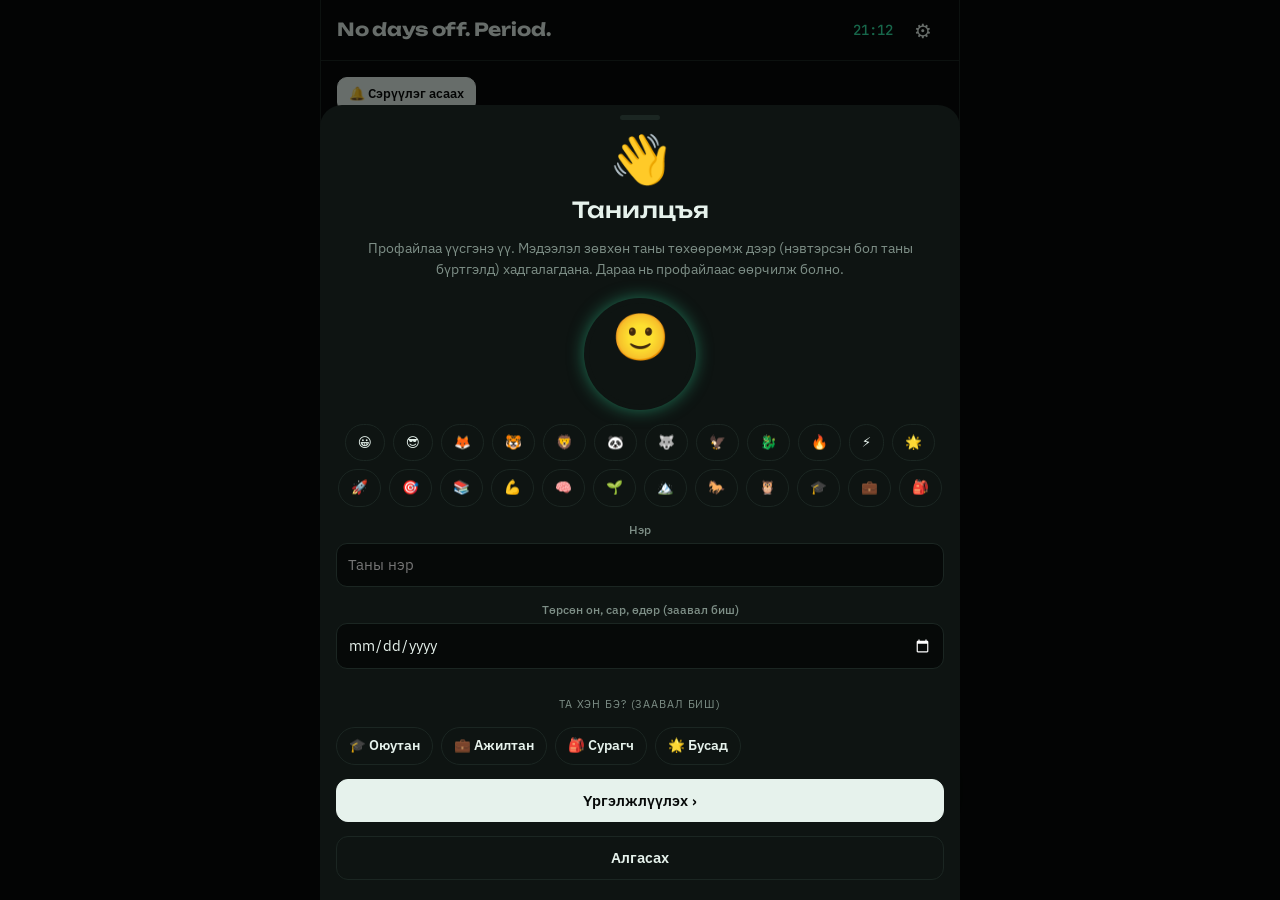
<file: index.html>
<!doctype html>
<html lang="mn">
<head>
<meta charset="utf-8">
<meta name="viewport" content="width=device-width,initial-scale=1,viewport-fit=cover,interactive-widget=resizes-content">
<meta http-equiv="Content-Security-Policy" content="object-src 'none'; base-uri 'self'; form-action 'self'">
<title>Evolve</title>
<meta name="description" content="Өдөр, 7 хоног, дадал, тэмдэглэл, журнал — нэг дор. Сэрүүлэг, сануулгатай.">
<meta name="theme-color" content="#060908">
<meta name="application-name" content="Evolve">
<meta name="mobile-web-app-capable" content="yes">
<meta name="apple-mobile-web-app-capable" content="yes">
<meta name="apple-mobile-web-app-title" content="Evolve">
<meta name="apple-mobile-web-app-status-bar-style" content="black">
<link rel="manifest" href="manifest.webmanifest">
<link rel="icon" type="image/png" sizes="32x32" href="favicon-32.png">
<link rel="icon" type="image/png" sizes="192x192" href="icon-192.png">
<link rel="apple-touch-icon" href="apple-touch-icon.png">
<style>[hidden]{display:none!important}html,body{margin:0}</style>
<link rel="stylesheet" href="fonts.css">
<style>
/* Layout: full-height app shell — top bar, scrolling screen, bottom tab bar; modal bottom sheets for add/edit and settings */
:root{
  --bg:#F2F3EF; --surface:#FFFFFF; --ink:#1A1D1B; --muted:#646B66; --line:#DCDFD8; --accent:#0E9F6E; --accent-soft:#D6F4E7; --glow:none; --glowf:none; --danger:#B3261E; --scrim:rgba(20,22,20,.38);
  --c-Арилжаа:#2F7D4F; --c-Судалгаа:#2C64A8; --c-Хичээл:#B4532A; --c-Ажил:#6E6E6E; --c-Фитнес:#1F8A80; --c-Амралт:#7A5BA8; --c-Хувийн:#B0457A; --c-Бусад:#8A7F5A;
  --p-0:#2F7D4F; --p-1:#2C64A8; --p-2:#B4532A; --p-3:#6E6E6E; --p-4:#1F8A80; --p-5:#7A5BA8; --p-6:#B0457A; --p-7:#8A7F5A; --p-8:#C0392B; --p-9:#A97A1E; --on-accent:#FFFFFF;
  --n-0:#FFFFFF; --n-1:#FFF1B8; --n-2:#D8F2DC; --n-3:#D6E7FA; --n-4:#FBDDE8; --n-5:#E8DEF8;
  --f-display:"Unbounded","Arial Black",system-ui,sans-serif; --f-body:"IBM Plex Sans",system-ui,-apple-system,"Segoe UI",sans-serif; --f-mono:"JetBrains Mono",ui-monospace,Menlo,monospace; --f-hand:"Caveat","Segoe Print","Comic Sans MS",cursive;
  --gutL:max(16px,env(safe-area-inset-left,0px)); --gutR:max(16px,env(safe-area-inset-right,0px));
}
@media (prefers-color-scheme: dark){:root:not([data-theme="light"]){
  --bg:#060908; --surface:#0E1412; --ink:#E6F2EC; --muted:#7E8F87; --line:#1B2622; --accent:#34E5A6; --accent-soft:#0C261C; --glow:0 0 18px -2px color-mix(in srgb,var(--accent) 55%,transparent); --glowf:drop-shadow(0 0 6px color-mix(in srgb,var(--accent) 70%,transparent)); --danger:#F2B8B5; --scrim:rgba(0,0,0,.55);
  --c-Арилжаа:#5CC285; --c-Судалгаа:#6FA3E6; --c-Хичээл:#E58A62; --c-Ажил:#A3A3A3; --c-Фитнес:#4FC9BD; --c-Амралт:#B39AE0; --c-Хувийн:#E58AB8; --c-Бусад:#C9BC8A;
  --p-0:#5CC285; --p-1:#6FA3E6; --p-2:#E58A62; --p-3:#A3A3A3; --p-4:#4FC9BD; --p-5:#B39AE0; --p-6:#E58AB8; --p-7:#C9BC8A; --p-8:#F08A7E; --p-9:#E0B04F; --on-accent:#04140D;
  --n-0:#0E1412; --n-1:#3A3418; --n-2:#1E3524; --n-3:#1D2C40; --n-4:#3D2230; --n-5:#2D2540; color-scheme:dark}}
:root[data-theme="dark"]{
  --bg:#060908; --surface:#0E1412; --ink:#E6F2EC; --muted:#7E8F87; --line:#1B2622; --accent:#34E5A6; --accent-soft:#0C261C; --glow:0 0 18px -2px color-mix(in srgb,var(--accent) 55%,transparent); --glowf:drop-shadow(0 0 6px color-mix(in srgb,var(--accent) 70%,transparent)); --danger:#F2B8B5; --scrim:rgba(0,0,0,.55);
  --c-Арилжаа:#5CC285; --c-Судалгаа:#6FA3E6; --c-Хичээл:#E58A62; --c-Ажил:#A3A3A3; --c-Фитнес:#4FC9BD; --c-Амралт:#B39AE0; --c-Хувийн:#E58AB8; --c-Бусад:#C9BC8A;
  --p-0:#5CC285; --p-1:#6FA3E6; --p-2:#E58A62; --p-3:#A3A3A3; --p-4:#4FC9BD; --p-5:#B39AE0; --p-6:#E58AB8; --p-7:#C9BC8A; --p-8:#F08A7E; --p-9:#E0B04F; --on-accent:#04140D;
  --n-0:#0E1412; --n-1:#3A3418; --n-2:#1E3524; --n-3:#1D2C40; --n-4:#3D2230; --n-5:#2D2540; color-scheme:dark}
*{box-sizing:border-box}
html,body{height:100%}
body{background:var(--bg);color:var(--ink);font-family:var(--f-body);font-size:15px;line-height:1.45;overflow:hidden}
button{font:inherit;cursor:pointer;-webkit-tap-highlight-color:transparent}
button:focus-visible,input:focus-visible,select:focus-visible,textarea:focus-visible{outline:2px solid var(--accent);outline-offset:2px}
.shell{height:100%;display:grid;grid-template-columns:minmax(0,1fr);grid-template-rows:auto minmax(0,1fr) auto;max-width:640px;margin:0 auto;position:relative}
@media (min-width:700px){.shell{border-left:1px solid var(--line);border-right:1px solid var(--line)}}
/* top bar */
.topbar{display:flex;align-items:center;gap:6px;padding-block:10px;padding-left:var(--gutL);padding-right:var(--gutR);background:var(--bg);border-bottom:1px solid var(--line);min-height:56px}
.topbar h1{flex:1;min-width:0;margin:0;font-family:var(--f-display);font-weight:700;font-size:18px;line-height:1.2;letter-spacing:-.01em;overflow:hidden;display:-webkit-box;-webkit-line-clamp:2;-webkit-box-orient:vertical;text-wrap:balance}
.topbar .clock{font-family:var(--f-mono);font-size:14px;color:var(--accent);font-variant-numeric:tabular-nums;padding:0 4px}
.ib{width:40px;height:40px;border-radius:12px;border:0;background:transparent;color:var(--ink);font-size:20px;display:grid;place-items:center;flex:none}
.ib:active{background:var(--line)}
/* stage + screen */
.stage{position:relative;min-height:0}
.screen{height:100%;overflow-y:auto;overscroll-behavior:contain;-webkit-overflow-scrolling:touch}
.view{display:flex;flex-direction:column;gap:16px;padding-block:16px 104px;padding-left:var(--gutL);padding-right:var(--gutR);animation:enter .22s ease-out}
.view.back{animation-name:enterBack}
@keyframes enter{from{opacity:0;transform:translateX(14px)}to{opacity:1;transform:none}}
@keyframes enterBack{from{opacity:0;transform:translateX(-14px)}to{opacity:1;transform:none}}
.fab{position:absolute;right:var(--gutR);bottom:16px;width:58px;height:58px;border-radius:18px;border:0;background:var(--accent);color:var(--on-accent);font-size:28px;line-height:1;box-shadow:0 8px 20px -6px rgba(0,0,0,.4);display:grid;place-items:center;transition:transform .15s}
.fab:active{transform:scale(.94)}
/* bottom tabs */
.tabbar{display:grid;grid-template-columns:repeat(var(--tabs,4),1fr);background:var(--surface);border-top:1px solid var(--line);padding-left:var(--gutL);padding-right:var(--gutR)}
.tabbar button{border:0;background:transparent;color:var(--muted);display:flex;flex-direction:column;align-items:center;gap:2px;padding:9px 0 10px;font-size:11px;font-weight:600;letter-spacing:.02em}
.tabbar .ic{font-size:20px;line-height:1;filter:grayscale(1);opacity:.7;transition:transform .15s}
.tabbar button[aria-selected="true"]{color:var(--ink)}
.tabbar button[aria-selected="true"] .ic{filter:none;opacity:1;transform:translateY(-1px)}
.tabbar button[aria-selected="true"]::after{content:"";width:18px;height:3px;border-radius:2px;background:var(--accent);margin-top:2px}
/* generic */
.card{background:var(--surface);border:1px solid var(--line);border-radius:16px;padding:16px;display:flex;flex-direction:column;gap:12px}
.label{font-size:11px;letter-spacing:.08em;text-transform:uppercase;color:var(--muted)}
.hint{font-size:12px;color:var(--muted)}
.row{display:flex;gap:8px;flex-wrap:wrap;align-items:center}
.btn{background:var(--ink);color:var(--bg);border:1px solid var(--ink);border-radius:12px;padding:10px 14px;font-weight:600}
.btn.on{background:var(--accent);border-color:var(--accent);color:var(--on-accent)}
.btn.ghost{background:transparent;color:var(--ink);border-color:var(--line)}
.btn.danger{background:transparent;color:var(--danger);border-color:var(--danger)}
.btn.sm{padding:7px 11px;font-size:13px;border-radius:10px}
.nav{width:36px;height:36px;border-radius:10px;border:1px solid var(--line);background:var(--surface);color:var(--ink);font-size:18px;line-height:1;flex:none}
/* today */
.hero{background:linear-gradient(155deg,var(--accent-soft),var(--surface) 70%);border:1px solid var(--line);color:var(--ink);box-shadow:var(--glow);border-radius:20px;padding:18px;display:flex;flex-direction:column;gap:12px}
.hero .label{color:var(--muted)}
.hero .title{font-family:var(--f-display);font-weight:500;font-size:18px;line-height:1.3;text-wrap:balance}
.hero .bar{height:6px;border-radius:3px;background:var(--line);overflow:hidden}.hero .bar i{display:block;height:100%;background:var(--accent);width:0}
.hero .next{display:flex;justify-content:space-between;gap:12px;align-items:baseline;border-top:1px solid var(--line);padding-top:12px}
.hero .next .t{min-width:0}.hero .cd{font-family:var(--f-mono);font-variant-numeric:tabular-nums;color:var(--accent);white-space:nowrap}
.hero .btn{background:transparent;color:var(--ink);border-color:var(--line)}.hero .btn.on{background:var(--accent);border-color:var(--accent);color:var(--on-accent)}
.week{display:grid;grid-template-columns:repeat(7,1fr);gap:4px}
.week button,.cell{border:1px solid transparent;border-radius:12px;background:transparent;color:var(--ink);display:flex;flex-direction:column;align-items:center;gap:3px;padding:7px 0;min-width:0}
.week .d{font-size:11px;color:var(--muted);font-weight:600}
.n{font-family:var(--f-mono);font-size:14px;font-variant-numeric:tabular-nums}
.today-mark{border-color:var(--accent)!important}.today-mark .n{color:var(--accent);font-weight:700}
.week button[aria-selected="true"],.cell[aria-selected="true"]{background:var(--accent);color:var(--on-accent);box-shadow:var(--glow)}
.week button[aria-selected="true"] .n,.cell[aria-selected="true"] .n,.week button[aria-selected="true"] .d{color:var(--on-accent)}
.dots{display:flex;gap:2px;justify-content:center;min-height:5px;max-width:30px;flex-wrap:wrap}
.dots i{width:5px;height:5px;border-radius:50%;background:var(--k)}
/* calendar */
.calhead{display:flex;align-items:center;gap:8px}
.calhead h2{font-family:var(--f-display);font-weight:500;font-size:16px;margin:0;flex:1}
.grid{display:grid;grid-template-columns:repeat(7,1fr);gap:3px}
.dow{font-size:11px;text-align:center;color:var(--muted);padding-bottom:2px}
.cell{aspect-ratio:1/1.05;padding:6px 0 0;justify-content:flex-start}
.cell.out .n{color:var(--muted);opacity:.5}
/* day block */
.dayhead{display:flex;align-items:center;gap:8px}
.dayhead .dh{flex:1;min-width:0}
.dayhead h3{font-family:var(--f-display);font-weight:500;font-size:15px;margin:0}
.dayhead .meta{font-size:12.5px;color:var(--muted)}.dayhead strong{color:var(--ink)}
ol{list-style:none;margin:0;padding:0;display:flex;flex-direction:column;background:var(--surface);border:1px solid var(--line);border-radius:16px;overflow:hidden}
li{display:grid;grid-template-columns:minmax(52px,auto) 1fr auto 26px;gap:10px;align-items:center;padding:12px 14px;border-bottom:1px solid var(--line)}
li:last-child{border-bottom:0}
.tm{white-space:nowrap;font-family:var(--f-mono);font-size:12px;font-variant-numeric:tabular-nums;color:var(--muted);line-height:1.3}
.item{min-width:0;display:flex;flex-direction:column;gap:2px;padding:0 0 0 10px;border:0;border-left:3px solid var(--k);background:none;text-align:left;color:var(--ink)}
.item .a{font-size:14.5px;overflow-wrap:anywhere}
.chip{font-size:11px;color:var(--k);font-weight:600}
li.done .a{text-decoration:line-through;color:var(--muted)}
li.live{background:var(--accent-soft)}
input[type=checkbox]{width:22px;height:22px;accent-color:var(--accent);margin:0}
li.empty{display:flex;flex-direction:column;gap:6px;align-items:center;text-align:center;color:var(--muted);padding:28px 12px}
/* forms / sheets */
.scrim{position:fixed;inset:0;background:var(--scrim);z-index:20;animation:fade .2s}
@keyframes fade{from{opacity:0}}
.bsheet{position:fixed;left:50%;bottom:0;transform:translateX(-50%);width:min(640px,100%);max-height:90%;overflow-y:auto;background:var(--surface);border-radius:22px 22px 0 0;z-index:21;padding-block:10px calc(20px + env(safe-area-inset-bottom,0px));padding-left:var(--gutL);padding-right:var(--gutR);display:flex;flex-direction:column;gap:14px;animation:up .25s cubic-bezier(.2,.8,.2,1)}
@keyframes up{from{transform:translate(-50%,40px);opacity:.4}}
.grab{width:40px;height:5px;border-radius:3px;background:var(--line);margin:0 auto}
.sheethead{display:flex;justify-content:space-between;align-items:center;gap:8px}
.sheethead h2{font-family:var(--f-display);font-weight:500;font-size:16px;margin:0}
form{display:grid;grid-template-columns:1fr 1fr;gap:12px}
form .full{grid-column:1/-1}
.f{display:flex;flex-direction:column;gap:5px;min-width:0}
.f label,legend{font-size:12px;color:var(--muted);font-weight:500}
input[type=text],input[type=time],input[type=date],select{font:inherit;background:var(--bg);color:var(--ink);border:1px solid var(--line);border-radius:11px;padding:10px 11px;width:100%;min-width:0}
fieldset{border:0;margin:0;padding:0;display:flex;flex-direction:column;gap:6px}
.days{display:grid;grid-template-columns:repeat(7,1fr);gap:4px}
.days label{display:flex;flex-direction:column;align-items:center;gap:4px;font-size:12px;border:1px solid var(--line);border-radius:10px;padding:6px 0;color:var(--ink)}
.days input{width:18px;height:18px}
.setrow{display:flex;justify-content:space-between;align-items:center;gap:10px;padding:12px 0;border-bottom:1px solid var(--line)}
.setrow:last-child{border-bottom:0}
/* notes */
.flist{display:flex;flex-direction:column;background:var(--surface);border:1px solid var(--line);border-radius:16px;overflow:hidden}
.fbtn{display:flex;align-items:center;gap:12px;width:100%;border:0;border-bottom:1px solid var(--line);background:transparent;color:var(--ink);padding:14px 16px;text-align:left}
.fbtn:last-child{border-bottom:0}
.fbtn .ic{font-size:20px}
.fbtn .nm{flex:1;font-weight:600;min-width:0;overflow:hidden;text-overflow:ellipsis;white-space:nowrap}
.fbtn .ct{font-family:var(--f-mono);font-size:12px;color:var(--muted)}
.fbtn .chev{color:var(--muted)}
.ntools{display:flex;gap:8px;align-items:center}
.ntools input{flex:1;min-width:0}
.seg{display:flex;background:var(--surface);border:1px solid var(--line);border-radius:11px;padding:3px;gap:2px;flex:none}
.seg button{border:0;border-radius:8px;background:transparent;color:var(--muted);font-weight:600;font-size:13px;padding:6px 10px}
.seg button[aria-selected="true"]{background:var(--ink);color:var(--bg)}
.nlist{display:flex;flex-direction:column;border:1px solid var(--line);border-radius:16px;overflow:hidden;background:var(--surface)}
.nrow{display:flex;flex-direction:column;gap:3px;padding:12px 14px;border:0;border-bottom:1px solid var(--line);background:transparent;color:var(--ink);text-align:left;border-left:4px solid var(--nc)}
.nrow:last-child{border-bottom:0}
.nrow .t{font-weight:600}
.nrow .p{font-size:13px;color:var(--muted);overflow:hidden;text-overflow:ellipsis;white-space:nowrap}
.nrow .d{font-size:11.5px;color:var(--muted);font-family:var(--f-mono)}
.board{display:grid;grid-template-columns:repeat(auto-fill,minmax(148px,1fr));gap:12px}
.sticky{background:var(--nc);color:var(--ink);border:0;border-radius:4px 4px 14px 4px;padding:14px 12px;text-align:left;min-height:150px;display:flex;flex-direction:column;gap:6px;box-shadow:0 1px 0 var(--line),0 6px 16px -10px rgba(0,0,0,.35);transform:rotate(var(--rot));transition:transform .15s}
.sticky:active{transform:scale(.98)}
.sticky .t{font-family:var(--f-hand);font-size:22px;font-weight:600;line-height:1.1}
.sticky .b{font-family:var(--f-hand);font-size:18px;line-height:1.15;white-space:pre-line;overflow:hidden;max-height:9.5em}
.nempty{padding:36px 12px;text-align:center;color:var(--muted);border:1px dashed var(--line);border-radius:16px;display:flex;flex-direction:column;gap:8px;align-items:center}
.etools{display:flex;gap:8px;flex-wrap:wrap;align-items:center}
.etools select{width:auto;padding:7px 10px;font-size:13px}
.colors{display:flex;gap:6px}
.colors button{width:26px;height:26px;border-radius:50%;border:2px solid var(--line);background:var(--nc)}
.colors button[aria-checked="true"]{border-color:var(--ink)}
.paper{background:var(--nc,var(--surface));border:1px solid var(--line);border-radius:18px;padding:18px;display:flex;flex-direction:column;gap:2px;min-height:55vh}
#nTitle{font-family:var(--f-display);font-weight:600;font-size:21px;border:0;background:transparent;color:var(--ink);padding:4px 0;width:100%}
#nTitle:focus{outline:none}
.paper .meta{font-size:11.5px;color:var(--muted);font-family:var(--f-mono);margin-bottom:8px}
.blk{display:flex;gap:8px;align-items:flex-start}
.blk textarea{flex:1;border:0;background:transparent;color:var(--ink);font:inherit;resize:none;overflow:hidden;padding:4px 0;line-height:1.6;min-width:0;background-image:linear-gradient(to bottom,transparent calc(100% - 1px),var(--line) calc(100% - 1px))}
.blk textarea:focus{outline:none;background-image:linear-gradient(to bottom,transparent calc(100% - 2px),var(--accent) calc(100% - 2px))}
.blk.h textarea{font-family:var(--f-display);font-weight:500;font-size:17px;padding-top:12px}
.blk.todo input{margin-top:6px}
.blk.todo.done textarea{text-decoration:line-through;color:var(--muted)}
.addline{border:0;background:transparent;color:var(--muted);text-align:left;padding:10px 0;font-size:13px}
.blockbar{display:flex;gap:8px;flex-wrap:wrap;position:sticky;bottom:0;background:var(--bg);padding:8px 0}
/* life */
.scales{display:grid;grid-template-columns:repeat(4,1fr);gap:4px;background:var(--bg);border:1px solid var(--line);border-radius:11px;padding:3px}
.scales button{border:0;border-radius:8px;padding:8px 0;background:transparent;color:var(--muted);font-weight:600;font-size:13px}
.scales button[aria-selected="true"]{background:var(--accent);color:var(--on-accent)}
.fy{font-family:var(--f-mono);font-size:15px;min-width:76px;text-align:center}
.lifeset{display:grid;grid-template-columns:1fr 1fr;gap:12px}
.lifewrap{overflow-x:auto;border:1px solid var(--line);border-radius:16px;background:var(--surface)}
.life{border-collapse:collapse;min-width:100%}
.life th,.life td{border:1px solid var(--line);vertical-align:top;padding:0}
.life thead th{padding:10px 8px;text-align:left;background:var(--surface)}
.life th.cur{background:var(--accent-soft)}.life th.cur .age{color:var(--accent)}
.life thead .age{font-family:var(--f-display);font-weight:500;font-size:14px;display:block}
.life thead .yr{font-family:var(--f-mono);font-size:11px;color:var(--muted)}
.life .corner,.life .rowh{position:sticky;left:0;z-index:1;background:var(--surface);width:112px;min-width:112px}
.life .rowh{padding:6px}
.life .rowh input{font:inherit;font-size:13px;font-weight:600;border:0;background:transparent;color:var(--ink);width:100%;padding:4px 2px}
.life .rowh .x{border:0;background:transparent;color:var(--muted);font-size:12px;padding:2px}
.life tr.main td,.life tr.main .rowh{background:var(--accent-soft)}
.life textarea{display:block;width:170px;min-height:120px;border:0;background:transparent;color:var(--ink);font-family:var(--f-hand);font-size:20px;line-height:1.2;padding:8px 10px;resize:vertical}
.life textarea::placeholder{color:var(--muted);opacity:.6}
.toast{position:fixed;left:50%;transform:translateX(-50%);bottom:calc(84px + env(safe-area-inset-bottom,0px));background:var(--ink);color:var(--bg);padding:11px 16px;border-radius:14px;font-weight:600;max-width:calc(100% - 32px);box-shadow:0 6px 24px rgba(0,0,0,.25);z-index:30;animation:fade .2s}
:root[data-accent="gold"]{--accent:#A97A1E;--accent-soft:#F3E6C8}
@media (prefers-color-scheme: dark){:root[data-accent="gold"]:not([data-theme="light"]){--accent:#E0B04F;--accent-soft:#3A3020}}
:root[data-theme="dark"][data-accent="gold"]{--accent:#E0B04F;--accent-soft:#3A3020}
:root[data-accent="green"]{--accent:#2F7D4F;--accent-soft:#DCEFE2}
@media (prefers-color-scheme: dark){:root[data-accent="green"]:not([data-theme="light"]){--accent:#5CC285;--accent-soft:#1E3524}}
:root[data-theme="dark"][data-accent="green"]{--accent:#5CC285;--accent-soft:#1E3524}
:root[data-accent="blue"]{--accent:#2C64A8;--accent-soft:#DCE8F7}
@media (prefers-color-scheme: dark){:root[data-accent="blue"]:not([data-theme="light"]){--accent:#6FA3E6;--accent-soft:#1D2C40}}
:root[data-theme="dark"][data-accent="blue"]{--accent:#6FA3E6;--accent-soft:#1D2C40}
:root[data-accent="pink"]{--accent:#B0457A;--accent-soft:#F8DDEA}
@media (prefers-color-scheme: dark){:root[data-accent="pink"]:not([data-theme="light"]){--accent:#E58AB8;--accent-soft:#3D2230}}
:root[data-theme="dark"][data-accent="pink"]{--accent:#E58AB8;--accent-soft:#3D2230}
:root[data-accent="purple"]{--accent:#6E4FA8;--accent-soft:#E8DEF8}
@media (prefers-color-scheme: dark){:root[data-accent="purple"]:not([data-theme="light"]){--accent:#B39AE0;--accent-soft:#2D2540}}
:root[data-theme="dark"][data-accent="purple"]{--accent:#B39AE0;--accent-soft:#2D2540}
:root[data-accent="orange"]{--accent:#C2571B;--accent-soft:#FBE3D3}
@media (prefers-color-scheme: dark){:root[data-accent="orange"]:not([data-theme="light"]){--accent:#F29A5C;--accent-soft:#3E2818}}
:root[data-theme="dark"][data-accent="orange"]{--accent:#F29A5C;--accent-soft:#3E2818}

.shell,.bsheet{zoom:var(--zoom,1)}
.sgroup{display:flex;flex-direction:column;gap:2px}
.sgroup h2{font-family:var(--f-display);font-weight:500;font-size:14px;margin:0 0 6px;color:var(--muted);letter-spacing:.02em}
.setrow .lbl{min-width:0;flex:1}
.setrow .sub2{font-size:12px;color:var(--muted)}
.setrow select{width:auto}
.swatches{display:flex;gap:8px;flex-wrap:wrap}
.swatches button{width:30px;height:30px;border-radius:50%;border:3px solid var(--surface);outline:2px solid transparent;background:var(--sw)}
.swatches button[aria-checked="true"]{outline-color:var(--ink)}
.tog{appearance:none;-webkit-appearance:none;width:46px!important;height:28px!important;border-radius:14px;background:var(--line);position:relative;cursor:pointer;flex:none;transition:background .15s}
.tog::after{content:"";position:absolute;top:3px;left:3px;width:22px;height:22px;border-radius:50%;background:var(--surface);box-shadow:0 1px 3px rgba(0,0,0,.3);transition:transform .15s}
.tog:checked{background:var(--accent)}.tog:checked::after{transform:translateX(18px)}
.tog:disabled{opacity:.45}
.catrow{display:flex;gap:8px;align-items:center;padding:8px 0;border-bottom:1px solid var(--line)}
.catrow:last-child{border-bottom:0}
.catrow .sw{width:28px;height:28px;border-radius:50%;border:0;background:var(--sw);flex:none}
.catrow input[type=text]{flex:1}
.catrow .x{border:0;background:transparent;color:var(--muted);font-size:13px;padding:6px}
.palpick{display:flex;gap:6px;flex-wrap:wrap;padding:4px 0 8px 36px}
.palpick button{width:24px;height:24px;border-radius:50%;border:2px solid var(--surface);outline:2px solid transparent;background:var(--sw)}
.palpick button[aria-checked="true"]{outline-color:var(--ink)}
.sounds{display:flex;flex-direction:column}
.sounds label{display:flex;align-items:center;gap:10px;padding:9px 0;border-bottom:1px solid var(--line)}
.sounds label:last-child{border-bottom:0}
.sounds input[type=radio]{width:20px;height:20px;accent-color:var(--accent);margin:0}
.sounds .nm{flex:1}
input[type=range]{accent-color:var(--accent);width:140px}

.card.ring{display:flex;flex-direction:row;align-items:center;gap:14px}
.ring svg{flex:none}
.ring .rt{display:flex;flex-direction:column;gap:2px}
.ring .big{font-family:var(--f-display);font-weight:500;font-size:16px}
.habits{display:flex;flex-wrap:wrap;gap:8px}
.hb{display:flex;align-items:center;gap:6px;border:1px solid var(--line);background:var(--surface);color:var(--ink);border-radius:999px;padding:8px 12px;font-size:13.5px;font-weight:600}
.hb[aria-pressed="true"]{background:var(--accent);border-color:var(--accent);color:var(--on-accent)}
.hb .st{font-family:var(--f-mono);font-size:12px;opacity:.85}
.hb .del{margin-left:2px;font-weight:700}
.hadd{display:flex;gap:8px}.hadd input{flex:1}
.wk{display:flex;flex-direction:column;gap:10px}
.wkrow{display:grid;grid-template-columns:84px 1fr 64px;gap:10px;align-items:center;font-size:13px}
.wkrow .nm{overflow:hidden;text-overflow:ellipsis;white-space:nowrap;font-weight:600}
.wkbar{height:12px;border-radius:6px;background:var(--line);overflow:hidden;position:relative}
.wkbar i{position:absolute;inset:0 auto 0 0;background:var(--k);opacity:.35;border-radius:6px}
.wkbar b{position:absolute;inset:0 auto 0 0;background:var(--k);border-radius:6px}
.wkrow .v{font-family:var(--f-mono);font-size:12px;text-align:right;color:var(--muted);font-variant-numeric:tabular-nums}
.stats{display:grid;grid-template-columns:repeat(3,1fr);gap:8px}
.stat{background:var(--surface);border:1px solid var(--line);border-radius:14px;padding:12px;display:flex;flex-direction:column;gap:2px;min-width:0}
.stat .v{font-family:var(--f-display);font-weight:500;font-size:18px;font-variant-numeric:tabular-nums}
.stat .k{font-size:11px;color:var(--muted)}
.stat.bad .v{color:var(--danger)}.stat.good .v{color:var(--p-0)}
.trow{display:grid;grid-template-columns:1fr auto;gap:4px 10px;padding:12px 14px;border:0;border-bottom:1px solid var(--line);background:transparent;color:var(--ink);text-align:left;border-left:4px solid var(--k);width:100%}
.trow:last-child{border-bottom:0}
.trow .t{font-weight:600}.trow .r{font-family:var(--f-mono);font-weight:600;text-align:right}
.trow .d{font-size:12px;color:var(--muted);grid-column:1/-1}
.board.dragging{touch-action:none}
.sticky.lift{transform:scale(1.05) rotate(0)!important;z-index:5;box-shadow:0 16px 30px -10px rgba(0,0,0,.5);opacity:.95;pointer-events:none;position:relative}
.sticky.drop{outline:2px dashed var(--accent);outline-offset:3px}
#dayBlock{touch-action:pan-y}

.mood{display:grid;grid-template-columns:repeat(14,1fr);gap:4px;align-items:end;height:90px}
.mood .c{display:flex;flex-direction:column;align-items:center;justify-content:flex-end;gap:3px;height:100%}
.mood .c i{width:100%;max-width:18px;border-radius:5px 5px 2px 2px;background:var(--accent);min-height:3px}
.mood .c i.none{background:var(--line)}
.mood .c span{font-size:9.5px;color:var(--muted);font-family:var(--f-mono)}
.moodpick{display:grid;grid-template-columns:repeat(5,1fr);gap:6px}
.moodpick button{border:1px solid var(--line);background:var(--bg);border-radius:12px;padding:8px 0;font-size:24px;line-height:1;display:flex;flex-direction:column;align-items:center;gap:4px;color:var(--ink)}
.moodpick button span{font-size:10.5px;color:var(--muted)}
.moodpick button[aria-checked="true"]{border-color:var(--accent);background:var(--accent-soft)}
textarea.jt{font:inherit;background:var(--bg);color:var(--ink);border:1px solid var(--line);border-radius:11px;padding:10px 11px;width:100%;resize:vertical}
.jrow{display:flex;gap:12px;padding:12px 14px;border:0;border-bottom:1px solid var(--line);background:transparent;color:var(--ink);text-align:left;width:100%}
.jrow:last-child{border-bottom:0}
.jrow .em{font-size:26px;line-height:1}
.jrow .bd{min-width:0;flex:1;display:flex;flex-direction:column;gap:2px}
.jrow .t{font-weight:600;display:flex;justify-content:space-between;gap:8px}
.jrow .sc{font-family:var(--f-mono);font-size:12px;color:var(--accent)}
.jrow .p{font-size:13px;color:var(--muted);overflow:hidden;display:-webkit-box;-webkit-line-clamp:2;-webkit-box-orient:vertical}
.jrow .tg{font-size:11px;color:var(--muted)}

.fab{box-shadow:var(--glow),0 8px 20px -6px rgba(0,0,0,.5)}
.tabbar button[aria-selected="true"]::after{box-shadow:var(--glow)}
.hb[aria-pressed="true"]{box-shadow:var(--glow)}
input[type=checkbox]:checked{filter:var(--glowf)}
.ring svg circle:last-of-type{filter:var(--glowf)}
.tabbar{grid-template-columns:repeat(5,1fr)!important}
/* habits grid */
.hgwrap{overflow-x:auto;border:1px solid var(--line);border-radius:16px;background:var(--surface)}
.hg{border-collapse:separate;border-spacing:0}
.hg th,.hg td{padding:0}
.hg thead th{font-family:var(--f-mono);font-size:10.5px;color:var(--muted);font-weight:500;padding:10px 0 6px;text-align:center;min-width:30px}
.hg thead th.today{color:var(--accent)}
.hg .hn{position:sticky;left:0;z-index:2;background:var(--surface);text-align:left;padding:8px 10px 8px 12px;min-width:132px;max-width:132px;border-right:1px solid var(--line)}
.hg .hn .nm{display:flex;align-items:center;gap:6px;font-size:13px;font-weight:600;line-height:1.2}
.hg .hn .nm i{width:8px;height:8px;border-radius:50%;background:var(--hc);flex:none;box-shadow:0 0 8px var(--hc)}
.hg .hn .st{font-family:var(--f-mono);font-size:10.5px;color:var(--muted);margin-top:3px;white-space:nowrap}
.hg .hn .st b{color:var(--ink);font-weight:600}
.hg td{text-align:center;height:44px}
.hc{width:22px;height:22px;border-radius:50%;border:1.5px solid var(--line);background:transparent;padding:0;display:inline-grid;place-items:center;font-size:11px;color:var(--on-accent);font-weight:700}
.hc.on{background:var(--hc);border-color:var(--hc);box-shadow:0 0 10px -1px var(--hc)}
.hc.future{opacity:.3;cursor:default}
.hc.today{border-color:var(--accent)}
.hgstat{display:grid;grid-template-columns:repeat(3,1fr);gap:8px}
.hedit{display:flex;flex-direction:column}
.herow{display:flex;gap:8px;align-items:center;padding:8px 0;border-bottom:1px solid var(--line)}
.herow:last-child{border-bottom:0}
.herow input[type=text]{flex:1}
.herow .sw{width:26px;height:26px;border-radius:50%;border:0;background:var(--hc);flex:none}
.herow .x{border:0;background:transparent;color:var(--muted);font-size:13px;padding:6px}
/* week board */
.wbars{display:grid;grid-template-columns:repeat(7,1fr);gap:8px;align-items:end;height:110px}
.wbars .b{display:flex;flex-direction:column;align-items:center;gap:4px;height:100%;justify-content:flex-end}
.wbars .b i{width:100%;max-width:26px;border-radius:8px;background:var(--line);position:relative;overflow:hidden;height:80px}
.wbars .b i b{position:absolute;left:0;right:0;bottom:0;background:var(--accent);border-radius:8px;box-shadow:var(--glow)}
.wbars .b span{font-size:10.5px;color:var(--muted);font-family:var(--f-mono)}
.wbars .b.td span{color:var(--accent)}
.board7{display:grid;grid-auto-flow:column;grid-auto-columns:min(78%,240px);gap:10px;overflow-x:auto;scroll-snap-type:x mandatory;padding-bottom:6px}
.dcol{scroll-snap-align:start;background:var(--surface);border:1px solid var(--line);border-radius:16px;padding:14px;display:flex;flex-direction:column;gap:10px;min-width:0}
.dcol.td{border-color:var(--accent);box-shadow:var(--glow)}
.dcol .dh{display:flex;justify-content:space-between;align-items:center;gap:8px}
.dcol .dh b{font-family:var(--f-display);font-weight:500;font-size:15px;display:block}
.dcol .dh span{font-family:var(--f-mono);font-size:11px;color:var(--muted)}
.dtask{display:flex;gap:8px;align-items:flex-start;font-size:13.5px}
.dtask input{width:18px;height:18px;margin-top:1px;flex:none}
.dtask button{border:0;background:none;color:var(--ink);text-align:left;padding:0;font:inherit;min-width:0;overflow-wrap:anywhere}
.dtask.done button{text-decoration:line-through;color:var(--muted)}
.dtask small{display:block;font-family:var(--f-mono);font-size:10.5px;color:var(--k)}
/* insights */
.ins-hero{display:flex;flex-direction:column;gap:6px}
.ins-hero .big{font-family:var(--f-display);font-weight:700;font-size:40px;line-height:1;color:var(--ink)}
.chart{width:100%;height:auto;display:block;overflow:visible}
.chart .ln{fill:none;stroke:var(--accent);stroke-width:2.5;filter:var(--glowf)}
.chart .ar{fill:url(#gfill)}
.chart .gl{stroke:var(--line);stroke-width:1}
.chart text{fill:var(--muted);font-family:var(--f-mono);font-size:10px}
.lb{display:flex;flex-direction:column;gap:10px}
.lbrow{display:grid;grid-template-columns:minmax(0,1fr) 44px;gap:4px 10px;align-items:center}
.lbrow .nm{font-size:13px;font-weight:600;overflow:hidden;text-overflow:ellipsis;white-space:nowrap}
.lbrow .v{font-family:var(--f-mono);font-size:12px;text-align:right;color:var(--muted)}
.lbrow .tr{grid-column:1/-1;height:8px;border-radius:4px;background:var(--line);overflow:hidden}
.lbrow .tr b{display:block;height:100%;border-radius:4px;background:var(--hc,var(--accent));box-shadow:0 0 10px -2px var(--hc,var(--accent))}
.chips{display:flex;gap:6px;overflow-x:auto;padding-bottom:2px}
.chips button{flex:none;border:1px solid var(--line);background:var(--surface);color:var(--muted);border-radius:999px;padding:7px 12px;font-size:12.5px;font-weight:600}
.chips button[aria-selected="true"]{background:var(--accent);color:var(--on-accent);border-color:var(--accent);box-shadow:var(--glow)}
.up{color:var(--accent)!important}.down{color:var(--danger)!important}
/* more */
.morelist .fbtn .ic{font-size:20px}

.hrow{display:flex;gap:12px;align-items:flex-start}
.hring{display:flex;flex-direction:column;align-items:center;gap:2px;flex:none}
.hring svg circle:last-of-type{filter:var(--glowf)}
.hring span{font-family:var(--f-mono);font-size:10px;color:var(--muted);white-space:nowrap}
.qa{display:flex;gap:8px}
.qa input{flex:1;min-width:0;border-radius:14px!important;padding:12px 14px!important;background:var(--surface)!important}
.qa.busy input{opacity:.6}
.rvbanner{display:flex;align-items:center;gap:12px;width:100%;text-align:left;border:1px solid var(--accent);background:var(--accent-soft);color:var(--ink);border-radius:16px;padding:12px 14px;box-shadow:var(--glow)}
.rvbanner>span:first-child{font-size:24px}.rvbanner>span:nth-child(2){flex:1;min-width:0}.rvbanner small{color:var(--muted)}
.playbtn{width:30px;height:30px;border-radius:50%;border:1px solid var(--line);background:transparent;color:var(--accent);font-size:11px;display:grid;place-items:center;padding:0}
[hidden]{display:none!important}.playbtn[hidden]{display:block!important;visibility:hidden}
.fcbody{display:flex;flex-direction:column;align-items:center;gap:14px;text-align:center}
.fcring{position:relative;width:220px;height:220px;max-width:100%}
.fctime{position:absolute;inset:0;display:grid;place-items:center;font-family:var(--f-mono);font-size:44px;font-weight:600;font-variant-numeric:tabular-nums;color:var(--ink)}
#rvNotes p{margin:0;font-size:14px}
@media (prefers-reduced-motion:reduce){*{animation:none!important;transition:none!important}}
/* ===== v23: app shell (installable app feel) ===== */
html{-webkit-text-size-adjust:100%;text-size-adjust:100%;overscroll-behavior-y:none}
body{overscroll-behavior-y:none;-webkit-touch-callout:none}
.topbar{padding-top:calc(10px + env(safe-area-inset-top,0px))}
.tabbar{padding-bottom:env(safe-area-inset-bottom,0px)}
.topbar,.tabbar,.hero,.fab,.btn,.seg,.ib,.rvbanner,.chips,.scales{-webkit-user-select:none;user-select:none}
button,.btn,.nav,.fbtn,select,label.btn{touch-action:manipulation}
input[type=text],textarea,.paper{-webkit-user-select:text;user-select:text}
@supports (-webkit-touch-callout:none){input[type=text],input[type=time],input[type=date],select,textarea{font-size:16px}}
.sdot{width:9px;height:9px;border-radius:50%;background:var(--muted);flex:none;margin-right:-2px;transition:background .2s}
.sdot[data-s="synced"]{background:var(--accent);box-shadow:var(--glow)}
.sdot[data-s="syncing"],.sdot[data-s="pending"]{background:#E0B04F;animation:pulse 1.2s ease-in-out infinite}
.sdot[data-s="offline"],.sdot[data-s="idle"],.sdot[data-s="nocloud"]{background:var(--muted)}
.sdot[data-s="error"],.sdot[data-s="toolarge"]{background:var(--danger)}
@keyframes pulse{50%{opacity:.35}}
.toast{display:flex;align-items:center;gap:12px}
.toastbtn{flex:none;background:transparent;border:1px solid currentColor;color:inherit;border-radius:8px;padding:3px 10px;font-weight:700;font-size:13px}
.acct{display:flex;align-items:center;gap:12px;min-width:0}
.acct b{display:block;overflow:hidden;text-overflow:ellipsis;white-space:nowrap}
.acct .av{width:44px;height:44px;border-radius:50%;background:var(--accent);color:var(--on-accent);display:grid;place-items:center;font-family:var(--f-display);font-weight:700;font-size:18px;flex:none;box-shadow:var(--glow)}
.miss{border-color:#E0B04F}
.miss .ml{display:flex;gap:10px;align-items:baseline;width:100%;text-align:left;border:0;background:transparent;color:var(--ink);padding:4px 0;font-size:14px}
.miss .ml b{font-family:var(--f-mono);font-weight:500;color:#E0B04F;flex:none}
.onbt{font-family:var(--f-display);font-weight:500;font-size:22px;line-height:1.25;margin:0;text-wrap:balance}
.onbp{margin:0;color:var(--muted);font-size:14px;line-height:1.5}
.onbi{font-size:48px;line-height:1}
.fbtn.wrap .nm{white-space:normal}
.fbtn .nm small{display:block;font-weight:400;font-size:12px;color:var(--muted);white-space:normal;margin-top:1px}
.onbdots{display:flex;gap:6px;justify-content:center}
.onbdots i{width:7px;height:7px;border-radius:50%;background:var(--line)}
.onbdots i.on{background:var(--accent);box-shadow:var(--glow)}
#recaptcha-box{min-height:0}
.grecaptcha-badge{visibility:hidden}
a.lnk{color:var(--accent);text-decoration:underline;text-underline-offset:3px}

.col{display:flex;flex-direction:column}
.inst{flex-direction:row;align-items:center;gap:12px;padding:12px 14px}
.inst .t{flex:1;min-width:0}.inst .t b{display:block;font-size:14px}.inst .t small{color:var(--muted);font-size:12px}
.inst .ib{width:32px;height:32px;font-size:18px}
.miss .row .label{color:#E0B04F}
#dlgText{white-space:pre-line}
</style>
</head>
<body>
<div class="shell" id="shell">
  <header class="topbar">
    <button class="ib" id="backBtn" type="button" aria-label="Буцах" hidden>‹</button>
    <h1 id="viewTitle">Өнөөдөр</h1>
    <span class="sdot" id="syncDot" hidden></span>
    <button type="button" class="pchip" id="topChip" hidden aria-label="Төгс өдрийн streak"></button><span class="clock" id="clock">--:--</span>
    <button class="ib" id="setBtn" type="button" aria-label="Тохиргоо">⚙︎</button>
  </header>
  <div class="stage">
    <main class="screen" id="screen">
      <section class="view" id="vToday">
        <div class="card miss" id="missCard" hidden role="status"><div class="row" style="justify-content:space-between"><div class="label">⏰ Алдсан сануулга</div><button class="btn ghost sm" id="missClose" type="button">Ойлголоо</button></div><div id="missList"></div></div>
        <div class="hero" aria-live="polite">
          <div class="hrow"><div style="min-width:0;flex:1"><div class="label" id="nowLabel">Одоо</div><div class="title" id="nowTitle">—</div></div><div id="heroRing" class="hring"></div></div>
          <div class="bar"><i id="nowBar"></i></div>
          <div class="next"><div class="t"><div class="label">Дараагийнх</div><div id="nextTitle">—</div></div><div class="cd" id="nextCd"></div></div>
          <div class="row"><button class="btn sm" id="alarmBtn" type="button">🔔 Сэрүүлэг асаах</button></div>
        </div>
        <div class="card inst" id="instBanner" hidden><span style="font-size:24px" aria-hidden="true">📲</span><div class="t"><b>Утсандаа суулга</b><small>Нүүр дэлгэцээс апп шиг нээгдэнэ</small></div><button class="btn sm" id="instGo" type="button">Суулгах</button><button class="ib" id="instX" type="button" aria-label="Хаах">×</button></div>
        <form class="qa" id="qaForm" autocomplete="off"><input id="qaIn" type="text" maxlength="140" placeholder="✨ Маргааш 16:00 Лондон арилжаа 1 цаг" aria-label="Хурдан нэмэх"><button class="btn sm" id="qaGo" type="submit">Нэмэх</button></form>
        <button class="rvbanner" id="rvBanner" type="button" hidden><span>🗓</span><span><b>7 хоногийн дүн бэлэн боллоо</b><br><small>Юу сайн, юу сул байсныг хар</small></span><span>›</span></button>
        <div class="card"><div class="row" style="justify-content:space-between"><div class="label">Өдрийн дадал</div><button class="btn ghost sm" id="hEdit" type="button">Засах</button></div>
          <div class="habits" id="habits"></div>
          <div class="hadd" id="hAddRow" hidden><input id="hNew" type="text" maxlength="24" placeholder="Жишээ: 📚 30 мин ном унших" aria-label="Шинэ дадал"><button class="btn sm" id="hAdd" type="button">Нэмэх</button></div>
        </div>
        <div class="card" id="coachCard" hidden><button type="button" class="pstrip" id="dayStrip" aria-expanded="false"></button><div id="coachBody" class="col" style="gap:10px" hidden></div></div>
        <div class="card" id="allocCard" hidden><div class="label">⚖️ Цагийн хуваарилалт · энэ 7 хоног</div><div id="allocList"></div><div id="allocWarn" class="col" style="gap:8px"></div></div>
        <div class="card" id="statCard" hidden><div class="label">📊 Нийт статистик</div><div id="statList"></div></div>
        <div class="card" id="cdCard" hidden><div class="label">⏳ Чухал өдрүүд</div><div id="cdList"></div></div>
        <div class="week" id="week"></div>
        <div id="daySlotToday"></div>
      </section>
      <section class="view" id="vGoals" hidden>
        <div class="card" id="goalCard"><div class="label">🎯 Зорилго ба ахиц</div><div id="goalList" class="col" style="gap:10px"></div></div>
      </section>
      <section class="view" id="vCal" hidden>
        <div class="seg" id="calMode" style="align-self:flex-start"><button type="button" data-v="week">7 хоног</button><button type="button" data-v="month">Сар</button></div>
        <div id="weekBoard" class="stack" style="gap:14px" hidden>
          <div class="calhead"><button class="nav" id="wbPrev" type="button" aria-label="Өмнөх 7 хоног">‹</button><h2 id="wbTitle">—</h2><button class="nav" id="wbNext" type="button" aria-label="Дараагийн 7 хоног">›</button></div>
          <div class="card"><div class="row" style="justify-content:space-between"><span class="label">Нийт явц</span><span class="label" id="wbPct"></span></div><div class="wbars" id="wbBars"></div></div>
          <div class="board7" id="wbCols"></div>
        </div>
        <div class="card" id="monthCard">
          <div class="calhead"><button class="nav" id="prevM" type="button" aria-label="Өмнөх сар">‹</button><h2 id="monthTitle">—</h2><button class="btn ghost sm" id="todayBtn" type="button">Өнөөдөр</button><button class="nav" id="nextM" type="button" aria-label="Дараагийн сар">›</button></div>
          <div class="grid" id="dow"></div>
          <div class="grid" id="grid" role="grid"></div>
        </div>
        <div id="daySlotCal"></div>
        <div class="card" id="wkCard"><div class="label" id="wkTitle">7 хоногийн дүн</div><div class="wk" id="wkSum"></div><span class="hint">Бүдэг: төлөвлөсөн цаг · Тод: хийсэн гэж тэмдэглэсэн цаг</span></div>
      </section>
      <section class="view" id="vNotesHome" hidden>
        <div class="flist" id="folderNav"></div>
        <span class="hint">Хавтас дээр дарж нээнэ. ＋ товчоор шинэ хавтас нэмнэ.</span>
      </section>
      <section class="view" id="vNotes" hidden>
        <div class="ntools">
          <input id="nSearch" type="text" placeholder="🔍 Хайх" aria-label="Тэмдэглэл хайх">
          <div class="seg" role="tablist" aria-label="Харагдац"><button type="button" id="mList" aria-selected="true">☰</button><button type="button" id="mSticky" aria-selected="false">▦</button></div>
        </div>
        <div id="notesList"></div>
        <div class="row"><input id="fName" type="text" maxlength="30" aria-label="Хавтасны нэр" style="flex:1"><button class="btn danger sm" id="delFolder" type="button">Хавтас устгах</button></div>
      </section>
      <section class="view" id="vEditor" hidden>
        <div class="etools">
          <div class="colors" id="colors" role="radiogroup" aria-label="Өнгө"></div>
          <button class="btn ghost sm" id="pinBtn" type="button">📌</button>
          <select id="moveSel" aria-label="Хавтас солих"></select>
          <button class="btn danger sm" id="delNote" type="button">Устгах</button>
        </div>
        <div class="paper" id="paper">
          <input id="nTitle" type="text" maxlength="80" placeholder="Гарчиг" aria-label="Тэмдэглэлийн гарчиг">
          <div class="meta" id="nMeta"></div>
          <div id="blocks"></div>
          <button class="addline" id="tailAdd" type="button">＋ мөр нэмэх</button>
        </div>
        <div class="blockbar"><button class="btn ghost sm" data-add="h" type="button">H Гарчиг</button><button class="btn ghost sm" data-add="text" type="button">¶ Текст</button><button class="btn ghost sm" data-add="todo" type="button">☐ Чагт</button></div>
      </section>
      <section class="view" id="vLife" hidden>
        <div class="scales" role="tablist" aria-label="Хугацаа"><button type="button" data-sc="m">Сар</button><button type="button" data-sc="q">Улирал</button><button type="button" data-sc="y">Жил</button><button type="button" data-sc="5y">5 жил</button></div>
        <div class="row" id="yearNav"><button class="nav" id="fyPrev" type="button" aria-label="Өмнөх он">‹</button><strong id="fyLabel" class="fy">—</strong><button class="nav" id="fyNext" type="button" aria-label="Дараагийн он">›</button></div>
        <div class="lifewrap"><table class="life" id="lifeTable"></table></div>
        <div class="card">
          <div class="lifeset">
            <div class="f"><label for="lAge">Одоогийн нас</label><input id="lAge" type="text" inputmode="numeric" maxlength="3"></div>
            <div class="f"><label for="lYear">Одоогийн он</label><input id="lYear" type="text" inputmode="numeric" maxlength="4"></div>
          </div>
          <div class="row"><button class="btn ghost sm" id="addCol" type="button">＋ Багана</button><button class="btn ghost sm" id="delCol" type="button">− Сүүлийн багана</button><button class="btn ghost sm" id="addRow" type="button">＋ Мөр</button></div>
        </div>
      </section>
      <section class="view" id="vTrade" hidden>
        <div class="seg" id="jKind" style="align-self:flex-start"><button type="button" data-v="day">📓 Өдрийн журнал</button><button type="button" data-v="trade">📈 Арилжаа</button></div>
        <div id="jDayPanel" class="stack" style="gap:16px">
        <div class="stats" id="jStats"></div>
        <div class="card"><div class="row" style="justify-content:space-between"><div class="label">Сэтгэл санаа · сүүлийн 14 хоног</div></div><div class="mood" id="jMood"></div></div>
        <div class="ntools"><input id="jSearch" type="text" placeholder="🔍 Журналаас хайх" aria-label="Журналаас хайх"><div class="seg" id="jRange"><button type="button" data-v="week">7 хоног</button><button type="button" data-v="month">Сар</button><button type="button" data-v="all">Бүгд</button></div></div>
        <div class="nlist" id="jList"></div>
        </div>
<div id="jTradePanel" class="stack" style="gap:16px" hidden>
        <div class="stats" id="tStats"></div>
        <div class="card"><div class="row" style="justify-content:space-between"><div class="label">Энэ 7 хоногийн хязгаар</div><select id="tCap" style="width:auto"><option>10</option><option>15</option><option>20</option><option>25</option><option>30</option><option>50</option></select></div><div class="wkbar" style="--k:var(--accent)"><b id="tCapBar"></b></div><div class="hint" id="tCapTxt"></div></div>
        <div class="row"><div class="seg" id="tRange"><button type="button" data-v="week">7 хоног</button><button type="button" data-v="month">Сар</button><button type="button" data-v="all">Бүгд</button></div></div>
        <div class="nlist" id="tList"></div>
        <span class="hint">R = (гарсан − орсон) ÷ (орсон − SL). Ялалтын хувь биш, дүрэм баримталсан хувь чухал.</span>
      </div>
      </section>
      <section class="view" id="vHabits" hidden>
        <div class="calhead"><button class="nav" id="hmPrev" type="button" aria-label="Өмнөх сар">‹</button><h2 id="hmTitle">—</h2><button class="nav" id="hmNext" type="button" aria-label="Дараагийн сар">›</button></div>
        <div class="hgstat" id="hmStats"></div>
        <div class="hgwrap" id="hgWrap"><table class="hg" id="hGrid"></table></div>
        <div class="card"><div class="row" style="justify-content:space-between"><div class="label">Дадлууд</div><button class="btn ghost sm" id="hmEdit" type="button">Засах</button></div>
          <div class="hedit" id="hmEditList" hidden></div>
          <span class="hint" id="hmHint">Тойрог дээр дарж тухайн өдрийг тэмдэглэнэ. Өнгөрсөн өдрийг ч засаж болно.</span></div>
      </section>
      <section class="view" id="vInsights" hidden>
        <div class="chips" id="insChips"></div>
        <div class="card ins-hero"><span class="label" id="insLabel">Бүх дадал · сүүлийн 30 хоног</span><span class="big" id="insBig">—</span><svg class="chart" id="insChart" viewBox="0 0 340 150" preserveAspectRatio="none" role="img" aria-label="Биелэлтийн график"></svg></div>
        <div class="stats" id="insStats"></div>
        <div class="card"><div class="label">Дадлын чансаа · энэ сар</div><div class="lb" id="insLB"></div></div>
        <div class="card"><div class="label">Top streak 🔥</div><div class="lb" id="insStreak"></div></div>
        <button class="btn ghost" id="insReview" type="button">🗓 7 хоногийн дүн харах</button>
      </section>
      <section class="view" id="vMore" hidden>
        <div class="flist morelist">
          <button type="button" class="fbtn" id="profBtn"><span class="ic">👤</span><span class="nm">Профайл</span><span class="chev">›</span></button>
          <button type="button" class="fbtn" data-go="notes" data-tab="notes"><span class="ic">📝</span><span class="nm">Тэмдэглэл</span><span class="chev">›</span></button>
          <button type="button" class="fbtn" data-go="trade" data-tab="trade"><span class="ic" id="jIcon2">📓</span><span class="nm" id="jTab2">Журнал</span><span class="chev">›</span></button>
          <button type="button" class="fbtn" data-go="habits" data-tab="habits"><span class="ic">🟢</span><span class="nm">Дадал</span><span class="chev">›</span></button>
          <button type="button" class="fbtn" data-go="life" data-tab="life"><span class="ic">🧭</span><span class="nm">Амьдралын төлөвлөгөө</span><span class="chev">›</span></button>
          <button type="button" class="fbtn" data-go="settings"><span class="ic">⚙︎</span><span class="nm">Тохиргоо</span><span class="chev">›</span></button>
        </div>
      </section>
      <section class="view" id="vSettings" hidden>
        <div class="card sgroup"><h2>Профайл</h2>
          <div class="f"><label for="planName">Нүүрийн гарчиг</label><input id="planName" type="text" maxlength="40" placeholder="Хоосон бол өдөр бүр шинэ ишлэл гарна"></div>
        </div>
        <div class="card sgroup" id="acctCard" hidden><h2>Бүртгэл ба синк</h2><div id="acctBody" class="col" style="gap:10px"></div></div>
        <div class="card sgroup" id="appCard" hidden><h2>Апп</h2><div id="appBody"></div></div>
        <div class="card sgroup" id="purSet"><h2>Хуваарилалт ба мэдэгдэл</h2><div id="purBody"></div></div>
        <div class="card sgroup" id="cdSet"><h2>Чухал өдрүүд</h2><div id="cdSetList"></div><div class="row"><input id="cdTitle" type="text" maxlength="40" placeholder="Жишээ: Шалгалт" aria-label="Тооллогчийн нэр" style="flex:1;min-width:120px"><input id="cdDate" type="date" aria-label="Огноо" style="width:auto"><button class="btn sm" id="cdAdd" type="button">Нэмэх</button></div><span class="hint">Өнөөдөр дэлгэц дээр хамгийн ойрын 3 нь харагдана.</span></div>
        <div class="card sgroup" id="errCard"><h2>Алдаа мэдэгдэх</h2><div class="setrow"><div class="lbl">Апп дээр гарсан алдаа<div class="sub2" id="errSub"></div></div><div class="row" style="flex-wrap:nowrap"><button class="btn ghost sm" id="errCopy" type="button">Хуулах</button><button class="btn ghost sm" id="errClr" type="button">Цэвэрлэх</button></div></div><span class="hint">Зөвхөн энэ төхөөрөмж дээр хадгалагдана, хаашаа ч илгээгдэхгүй.</span></div>
        <div class="card sgroup"><h2>Харагдац</h2>
          <div class="setrow"><div class="lbl">Горим</div><div class="seg" id="sTheme"><button type="button" data-v="system">Систем</button><button type="button" data-v="light">☀︎ Цайвар</button><button type="button" data-v="dark">☾ Бараан</button></div></div>
          <div class="setrow"><div class="lbl">Үндсэн өнгө</div><div class="swatches" id="sAccent" role="radiogroup" aria-label="Үндсэн өнгө"></div></div>
          <div class="setrow"><div class="lbl">Үсгийн хэмжээ</div><div class="seg" id="sFont"><button type="button" data-v="0.9">Жижиг</button><button type="button" data-v="1">Дунд</button><button type="button" data-v="1.12">Том</button></div></div>
          <div class="setrow"><div class="lbl">Календарь таб</div><input type="checkbox" class="tog" id="tabcal" aria-label="Календарь таб харуулах"></div>
          <div class="setrow"><div class="lbl">Тэмдэглэл таб</div><input type="checkbox" class="tog" id="tabnotes" aria-label="Тэмдэглэл таб харуулах"></div>
          <div class="setrow"><div class="lbl">Журнал таб</div><input type="checkbox" class="tog" id="tabtrade" aria-label="Журнал таб харуулах"></div>
          <div class="setrow"><div class="lbl">Журналын нэр</div><input type="text" id="sJName" maxlength="14" style="width:150px" aria-label="Журналын нэр"></div>
          <div class="setrow"><div class="lbl">Журналын тэмдэг</div><div class="seg" id="sJIcon"><button type="button" data-v="📊">📊</button><button type="button" data-v="📈">📈</button><button type="button" data-v="📓">📓</button><button type="button" data-v="🎯">🎯</button><button type="button" data-v="⚡">⚡</button></div></div>
          <div class="f" style="padding:10px 0"><label for="sQ1">Журналын асуулт 1</label><input id="sQ1" type="text" maxlength="60"></div>
          <div class="f" style="padding-bottom:10px"><label for="sQ2">Журналын асуулт 2</label><input id="sQ2" type="text" maxlength="60"></div>
          <div class="f" style="padding-bottom:10px"><label for="sQ3">Журналын асуулт 3</label><input id="sQ3" type="text" maxlength="60"></div>
          <div class="setrow"><div class="lbl">Амьдралын төлөвлөгөө таб</div><input type="checkbox" class="tog" id="tablife" aria-label="Амьдралын төлөвлөгөө таб харуулах"></div>
          <div class="setrow"><div class="lbl">Өнөөдөр таб дээр 7 хоногийн мөр</div><input type="checkbox" class="tog" id="showWeek" aria-label="7 хоногийн мөр харуулах"></div>
        </div>
        <div class="card sgroup"><h2>Ангилал</h2>
          <div id="catList"></div>
          <div class="row"><button class="btn ghost sm" id="addCat" type="button">＋ Ангилал нэмэх</button></div>
          <span class="hint">Өнгөт тойрог дээр дарж өнгө сонгоно. Нэр солиход хуучин ажлууд дагаж солигдоно.</span>
        </div>
        <div class="card sgroup"><h2>Сануулга, сэрүүлэг</h2>
          <div class="setrow"><div class="lbl">Шинэ ажлын сануулга</div><select id="sRemind"><option value="-1">Сануулахгүй</option><option value="0">Эхлэх үед</option><option value="5">5 мин өмнө</option><option value="10">10 мин өмнө</option><option value="15">15 мин өмнө</option><option value="30">30 мин өмнө</option><option value="60">1 цаг өмнө</option></select></div>
          <div class="setrow"><div class="lbl">Сэрүүлэг асаалттай үед дэлгэц унтраахгүй<div class="sub2">Утас түгжигдвэл апп зогсч, сэрүүлэг дуугарахгүй. Цэнэг түргэн дуусна.</div></div><input type="checkbox" class="tog" id="keepAwake" aria-label="Дэлгэц унтраахгүй"></div>
          <div class="label" style="margin-top:8px">Сэрүүлгийн дуу</div>
          <div class="sounds" id="sSound"></div>
          <div class="setrow"><div class="lbl">Дууны хэмжээ</div><input type="range" id="sVol" min="0.05" max="1" step="0.05" aria-label="Дууны хэмжээ"></div>
          <div class="setrow"><div class="lbl">Хэдэн удаа дуугарах<div class="sub2">“Сэрэх” гэсэн ажил 2 дахин удаан</div></div><select id="sTimes"><option value="1">1 удаа</option><option value="3">3 удаа</option><option value="5">5 удаа</option><option value="10">10 удаа</option></select></div>
        </div>
        <div class="card sgroup"><h2>Цаг ба 7 хоног</h2>
          <div class="setrow"><div class="lbl">Цагийн формат</div><div class="seg" id="sClock"><button type="button" data-v="24">24 цаг</button><button type="button" data-v="12">12 цаг</button></div></div>
          <div class="setrow"><div class="lbl">7 хоног эхлэх өдөр</div><div class="seg" id="sWeek"><button type="button" data-v="0">Даваа</button><button type="button" data-v="6">Ням</button></div></div>
        </div>
        <div class="card sgroup"><h2>Өгөгдөл</h2>
          <div class="setrow"><div class="lbl">📅 Утасны календарь руу<div class="sub2">Утсаа түгжсэн үед ч сануулга ирнэ · нэг удаагийн хуулбар (ажлаа өөрчилвөл дахин татна)</div></div><button class="btn sm" id="icsBtn" type="button">.ics татах</button></div>
          <div class="setrow"><div class="lbl">💾 Нөөцлөх<div class="sub2">Бүх өгөгдлөө нэг файлд татаж авна</div></div><button class="btn ghost sm" id="backupBtn" type="button">Татах</button></div>
          <div class="setrow"><div class="lbl">♻️ Нөөцөөс сэргээх<div class="sub2" id="restoreInfo">.json нөөц файлаа сонгоно</div></div><label class="btn ghost sm" for="restoreFile" style="cursor:pointer">Сонгох</label><input type="file" id="restoreFile" accept=".json,application/json" hidden></div>
          <div class="setrow" id="restoreConfirmRow" hidden><div class="lbl">Одоогийн бүх өгөгдөл солигдоно</div><button class="btn danger sm" id="restoreGo" type="button">Сэргээх</button></div>
          <div class="setrow"><div class="lbl">Жишээ хуваарь ачаалах<div class="sub2">Оюутан + арилжааны 7 хоног</div></div><button class="btn ghost sm" id="sampleBtn" type="button">Ачаалах</button></div>
          <div class="setrow"><div class="lbl">Календарийг хоослох<div class="sub2">Тэмдэглэл, зорилго хэвээр үлдэнэ</div></div><button class="btn danger sm" id="clearBtn" type="button">Хоослох</button></div>
          <div class="hint" id="status">Хадгалалт: ачаалж байна…</div>
        </div>
        <span class="hint">Таны мэдээлэл зөвхөн танд харагдана. Сэрүүлэг зөвхөн апп нээлттэй (эсвэл ард ажиллаж байх) үед дуугарна. Апп хаалттай үед найдвартай сануулахын тулд «.ics татах»-аар утасныхаа календарьт нэмээрэй.</span>
      </section>
      <div id="parking" hidden><div id="dayBlock">
        <div class="dayhead"><button class="nav" id="prevD" type="button" aria-label="Өмнөх өдөр">‹</button><div class="dh"><h3 id="dayTitle">—</h3><div class="meta" id="dayMeta"></div></div><button class="nav" id="nextD" type="button" aria-label="Дараагийн өдөр">›</button></div>
        <ol id="list" style="margin-top:10px"></ol>
        <button class="btn" id="doneBtn" type="button" style="width:100%;margin-top:12px;padding:14px;font-size:16px" hidden>✓ Done</button>
      </div></div>
    </main>
    <button class="fab" id="fab" type="button" aria-label="Нэмэх">＋</button>
  </div>
  <nav class="tabbar" role="tablist" aria-label="Үндсэн цэс">
    <button type="button" role="tab" data-tab="today"><span class="ic">☀️</span>Өнөөдөр</button>
    <button type="button" role="tab" data-tab="goals"><span class="ic">🎯</span>Зорилго</button>
    <button type="button" role="tab" data-tab="cal"><span class="ic">📅</span>Ажил</button>
    <button type="button" role="tab" data-tab="insights"><span class="ic">📈</span>Insights</button>
    <button type="button" role="tab" data-tab="more"><span class="ic">☰</span>Бусад</button>
  </nav>
</div>

<div class="scrim" id="scrim" hidden></div>
<section class="bsheet" id="sheet" role="dialog" aria-modal="true" aria-labelledby="sheetTitle" hidden>
  <div class="grab"></div>
  <div class="sheethead"><h2 id="sheetTitle">Шинэ ажил</h2><button class="btn ghost sm" data-close type="button">Хаах</button></div>
  <form id="form" autocomplete="off">
    <div class="f full"><label for="fTitle">Юу хийх вэ</label><input id="fTitle" type="text" maxlength="120" required placeholder="Жишээ: Фитнес — дээд бие"></div>
    <div class="f full"><label for="fDate">Огноо</label><input id="fDate" type="date" required></div>
    <div class="f"><label for="fStart">Эхлэх</label><input id="fStart" type="time" required value="09:00"></div>
    <div class="f"><label for="fEnd">Дуусах</label><input id="fEnd" type="time" required value="10:00"></div>
    <div class="f"><label for="fCat">Төрөл</label><select id="fCat"></select></div>
    <div class="f"><label for="fRemind">Сануулах</label><select id="fRemind"><option value="-1">Сануулахгүй</option><option value="0">Эхлэх үед</option><option value="5">5 мин өмнө</option><option value="10" selected>10 мин өмнө</option><option value="15">15 мин өмнө</option><option value="30">30 мин өмнө</option><option value="60">1 цаг өмнө</option></select></div>
    <div class="f full"><label for="fHabit">Дадалтай холбох</label><select id="fHabit"></select></div>
    <div class="f full"><label for="fRepeat">Давтах</label><select id="fRepeat"><option value="none">Давтахгүй</option><option value="weekly">Долоо хоног бүр</option></select></div>
    <fieldset class="full" id="daysBox" hidden><legend>Аль гарагуудад</legend><div class="days" id="fDays"></div>
      <div class="row"><button type="button" class="btn ghost sm" data-pick="0,1,2,3,4">Да–Ба</button><button type="button" class="btn ghost sm" data-pick="5,6">Бя–Ня</button><button type="button" class="btn ghost sm" data-pick="0,1,2,3,4,5,6">Өдөр бүр</button></div></fieldset>
    <div class="row full"><button class="btn" type="submit" style="flex:1">Хадгалах</button>
      <button class="btn danger" type="button" id="delOne" hidden>Зөвхөн энэ өдөр</button>
      <button class="btn danger" type="button" id="delAll" hidden>Устгах</button></div>
  </form>
</section>

<section class="bsheet" id="tsheet" role="dialog" aria-modal="true" aria-labelledby="tsTitle" hidden>
  <div class="grab"></div>
  <div class="sheethead"><h2 id="tsTitle">Өнөөдрийн журнал</h2><button class="btn ghost sm" data-close type="button">Хаах</button></div>
  <form id="jform" autocomplete="off">
    <div class="f full"><label for="jDate">Огноо</label><input id="jDate" type="date" required></div>
    <div class="f full"><label>Сэтгэл санаа</label><div class="moodpick" id="jMoodPick" role="radiogroup" aria-label="Сэтгэл санаа"></div></div>
    <div class="f full"><label for="jScore">Өдрөө үнэлэх: <strong id="jScoreV">7</strong>/10</label><input id="jScore" type="range" min="1" max="10" step="1" value="7" style="width:100%"></div>
    <div class="f full"><label for="jQ1" id="jL1">Өнөөдөр юу хийсэн бэ?</label><textarea id="jQ1" rows="3" class="jt"></textarea></div>
    <div class="f full"><label for="jQ2" id="jL2">Юу сурсан бэ?</label><textarea id="jQ2" rows="2" class="jt"></textarea></div>
    <div class="f full"><label for="jQ3" id="jL3">Маргааш юуг сайжруулах вэ?</label><textarea id="jQ3" rows="2" class="jt"></textarea></div>
    <div class="f full"><label>Шошго</label><div class="habits" id="jTags"></div></div>
    <div class="row full"><button class="btn" type="submit" style="flex:1">Хадгалах</button><button class="btn danger" type="button" id="jDel" hidden>Устгах</button></div>
  </form>
</section>
<section class="bsheet" id="checkin" role="dialog" aria-modal="true" aria-labelledby="ciTitle" hidden>
  <div class="grab"></div>
  <div id="ciAsk" class="stack" style="gap:14px">
    <div class="sheethead"><div><h2 id="ciTitle">Өнөөдөр хэр байсан бэ?</h2><div class="hint" id="ciSub"></div></div><button class="btn ghost sm" data-close type="button">Дараа</button></div>
    <div class="moodpick" id="ciMood" role="radiogroup" aria-label="Өнөөдөр хэр байсан"></div>
    <div class="f"><label for="ciText">Нэг өгүүлбэрээр (заавал биш)</label><textarea id="ciText" rows="2" class="jt" maxlength="200" placeholder="Юу хамгийн их нөлөөлсөн бэ?"></textarea></div>
    <button class="btn" id="ciSend" type="button" disabled>Хариулах</button>
  </div>
  <div id="ciReply" class="stack" style="gap:12px;align-items:center;text-align:center;padding:10px 0 4px" hidden>
    <div style="font-size:56px;line-height:1" id="ciEmoji"></div>
    <div class="title" id="ciMsg" style="font-family:var(--f-display);font-weight:500;font-size:19px;line-height:1.35;text-wrap:balance"></div>
    <div class="hint" id="ciExtra"></div>
    <button class="btn" data-close type="button" style="width:100%">Ойлголоо 💪</button>
  </div>
</section>
<section class="bsheet" id="trsheet" role="dialog" aria-modal="true" aria-labelledby="trTitle" hidden>
  <div class="grab"></div>
  <div class="sheethead"><h2 id="trTitle">Шинэ арилжаа</h2><button class="btn ghost sm" data-close type="button">Хаах</button></div>
  <form id="tform" autocomplete="off">
    <div class="f"><label for="tDate">Огноо</label><input id="tDate" type="date" required></div>
    <div class="f"><label for="tTime">Цаг</label><input id="tTime" type="time" required></div>
    <div class="f"><label for="tSym">Хэрэгсэл</label><input id="tSym" type="text" maxlength="12" value="XAU/USD"></div>
    <div class="f"><label for="tSess">Сешн</label><select id="tSess"><option>Ази</option><option>Лондон</option><option>Нью-Йорк</option></select></div>
    <div class="f full"><label>Чиглэл</label><div class="seg" id="tDir"><button type="button" data-v="Long">▲ Long</button><button type="button" data-v="Short">▼ Short</button></div></div>
    <div class="f"><label for="tEntry">Орсон үнэ</label><input id="tEntry" type="text" inputmode="decimal" required></div>
    <div class="f"><label for="tSL">Stop Loss</label><input id="tSL" type="text" inputmode="decimal" required></div>
    <div class="f"><label for="tTP">Take Profit</label><input id="tTP" type="text" inputmode="decimal"></div>
    <div class="f"><label for="tExit">Гарсан үнэ</label><input id="tExit" type="text" inputmode="decimal" placeholder="Нээлттэй бол хоосон"></div>
    <div class="f"><label for="tRisk">Эрсдэл %</label><input id="tRisk" type="text" inputmode="decimal" value="1"></div>
    <div class="f"><label for="tEmo">Сэтгэл хөдлөл (1–5)</label><select id="tEmo"><option value="1">1 — тайван</option><option value="2">2</option><option value="3" selected>3</option><option value="4">4</option><option value="5">5 — хэт догдлол</option></select></div>
    <div class="f full"><label for="tWhy">Орсон шалтгаан</label><input id="tWhy" type="text" maxlength="160" placeholder="H1 support + M15 engulfing"></div>
    <div class="setrow full"><div class="lbl">Дүрмээ бүрэн баримталсан уу?</div><input type="checkbox" class="tog" id="tRules" aria-label="Дүрэм баримталсан" checked></div>
    <div class="hint full" id="tPreview"></div>
    <div class="row full"><button class="btn" type="submit" style="flex:1">Хадгалах</button><button class="btn danger" type="button" id="tDel" hidden>Устгах</button></div>
  </form>
</section>
<section class="bsheet" id="focus" role="dialog" aria-modal="true" aria-labelledby="fcTitle" hidden>
  <div class="grab"></div>
  <div class="sheethead"><h2 id="fcTitle">Төвлөрөх</h2><button class="btn ghost sm" id="fcClose" type="button">Хаах</button></div>
  <div class="fcbody">
    <div class="hint" id="fcTask"></div>
    <div class="fcring"><svg viewBox="0 0 200 200" width="220" height="220" aria-hidden="true"><circle cx="100" cy="100" r="88" fill="none" stroke="var(--line)" stroke-width="10"/><circle id="fcArc" cx="100" cy="100" r="88" fill="none" stroke="var(--accent)" stroke-width="10" stroke-linecap="round" transform="rotate(-90 100 100)" style="filter:var(--glowf)"/></svg><div class="fctime" id="fcTime">25:00</div></div>
    <div class="seg" id="fcLen"><button type="button" data-v="15">15 мин</button><button type="button" data-v="25">25 мин</button><button type="button" data-v="50">50 мин</button></div>
    <div class="row" style="justify-content:center"><button class="btn" id="fcGo" type="button" style="min-width:140px">▶ Эхлэх</button><button class="btn ghost" id="fcStop" type="button" hidden>■ Дуусгах</button></div>
    <div class="hint" id="fcInfo">Дуусахад дуугарч, ажил автоматаар тэмдэглэгдэнэ.</div>
  </div>
</section>
<section class="bsheet" id="review" role="dialog" aria-modal="true" aria-labelledby="rvTitle" hidden>
  <div class="grab"></div>
  <div class="sheethead"><div><h2 id="rvTitle">7 хоногийн дүн</h2><div class="hint" id="rvRange"></div></div><button class="btn ghost sm" data-close type="button">Хаах</button></div>
  <div class="stats" id="rvStats"></div>
  <div class="card" style="gap:8px" id="rvNotes"></div>
  <div class="setrow"><div class="lbl">Нэг удаагийн ажлуудыг дараагийн 7 хоног руу хуулах<div class="sub2" id="rvCopyInfo"></div></div><button class="btn sm" id="rvCopy" type="button">Хуулах</button></div>
  <span class="hint">Долоо хоног бүр давтагддаг ажлууд өөрөө үргэлжилнэ.</span>
</section>
<section class="bsheet" id="dlg" role="alertdialog" aria-modal="true" aria-labelledby="dlgTitle" hidden>
  <div class="grab"></div>
  <div class="sheethead"><h2 id="dlgTitle"></h2></div>
  <p class="onbp" id="dlgText" style="margin:0"></p>
  <div class="col" id="dlgBtns" style="gap:8px"></div>
</section>
<section class="bsheet" id="onb" role="dialog" aria-modal="true" aria-label="Танилцуулга" hidden>
  <div class="grab"></div>
  <div class="col" id="onbBody" style="gap:14px;text-align:center;align-items:stretch"></div>
  <input type="file" id="onbFile" accept=".json,application/json" hidden>
</section>
<section class="bsheet" id="phone" role="dialog" aria-modal="true" aria-labelledby="phTitle" hidden>
  <div class="grab"></div>
  <div class="sheethead"><h2 id="phTitle">Утасны дугаараар нэвтрэх</h2><button class="btn ghost sm" data-close type="button">Хаах</button></div>
  <div class="f"><label for="phNum">Утасны дугаар (+976…)</label><input id="phNum" type="text" inputmode="tel" autocomplete="tel" maxlength="20"></div>
  <div class="f" id="phCodeRow" hidden><label for="phCode">SMS-ээр ирсэн 6 оронтой код</label><input id="phCode" type="text" inputmode="numeric" autocomplete="one-time-code" maxlength="6"></div>
  <div id="recaptcha-box"></div>
  <button class="btn" id="phGo" type="button">Код авах</button>
  <span class="hint">Энэ нэвтрэлт Google reCAPTCHA-аар хамгаалагдсан тул Google-ийн <a class="lnk" href="https://policies.google.com/privacy" target="_blank" rel="noopener">Нууцлалын бодлого</a> ба <a class="lnk" href="https://policies.google.com/terms" target="_blank" rel="noopener">Үйлчилгээний нөхцөл</a> хамаарна.</span>
</section>
<div class="toast" id="toast" role="status" aria-live="polite" hidden></div>
<script>window.TOL_PWA=1</script>
<script src="firebase-config.js"></script>
<script>
/*SYNC_CORE_BEGIN*/
const SyncCore=(function(){
  const SETKEYS=new Set(["skip","tags","days"]);
  const isObj=x=>x!==null&&typeof x==="object"&&!Array.isArray(x);
  const stable=x=>{if(Array.isArray(x))return "["+x.map(stable).join(",")+"]";if(isObj(x))return "{"+Object.keys(x).sort().map(k=>JSON.stringify(k)+":"+stable(x[k])).join(",")+"}";return JSON.stringify(x)};
  const eq=(a,b)=>a===b||stable(a)===stable(b);
  const idArr=a=>Array.isArray(a)&&a.every(x=>isObj(x)&&typeof x.id==="string");
  const utf8=s=>{let n=0;for(let i=0;i<s.length;i++){const c=s.charCodeAt(i);n+=c<128?1:c<2048?2:(c>=0xd800&&c<0xdc00?(i++,4):3)}return n};
  // Generic 3-way merge of JSON documents. b=common ancestor, l=local, r=remote.
  // Objects merge key-by-key, arrays of {id} objects merge by id, small primitive "set" arrays union.
  // A delete on one side is honoured unless the other side changed that entry; true conflicts: local wins.
  function merge3(b,l,r,key){
    if(eq(l,r))return l;
    if(eq(b,l))return r;
    if(eq(b,r))return l;
    if(isObj(l)&&isObj(r)){
      const B=isObj(b)?b:{},out={};
      for(const k of new Set([...Object.keys(B),...Object.keys(l),...Object.keys(r)])){
        const inL=Object.prototype.hasOwnProperty.call(l,k),inR=Object.prototype.hasOwnProperty.call(r,k),inB=Object.prototype.hasOwnProperty.call(B,k);
        if(!inL&&!inR)continue;
        if(!inL){if(inB&&eq(B[k],r[k]))continue;out[k]=r[k];continue}
        if(!inR){if(inB&&eq(B[k],l[k]))continue;out[k]=l[k];continue}
        out[k]=merge3(B[k],l[k],r[k],k);
      }
      return out;
    }
    if(Array.isArray(l)&&Array.isArray(r)){
      const B=Array.isArray(b)?b:[];
      if(idArr(l)&&idArr(r)){
        const bm=new Map(B.filter(x=>isObj(x)&&typeof x.id==="string").map(x=>[x.id,x])),lm=new Map(l.map(x=>[x.id,x])),rm=new Map(r.map(x=>[x.id,x]));
        const out=[],seen=new Set();
        const take=id=>{if(seen.has(id))return;seen.add(id);const bi=bm.get(id),li=lm.get(id),ri=rm.get(id);
          if(li&&ri){out.push(merge3(bi,li,ri));return}
          if(li){if(bi&&eq(bi,li))return;out.push(li);return}
          if(ri){if(bi&&eq(bi,ri))return;out.push(ri)}};
        l.forEach(x=>take(x.id));r.forEach(x=>take(x.id));
        return out;
      }
      const prim=a=>a.every(x=>x===null||typeof x!=="object");
      if(SETKEYS.has(key)&&prim(l)&&prim(r)&&prim(B)){
        const S=a=>new Set(a.map(stable)),bs=S(B),ls=S(l),rs=S(r),out=[],used=new Set();
        for(const v of [...l,...r]){const s=stable(v);if(used.has(s))continue;used.add(s);if(bs.has(s)&&(!ls.has(s)||!rs.has(s)))continue;out.push(v)}
        return out.every(x=>typeof x==="number")?out.sort((a,b)=>a-b):out;
      }
      return l;
    }
    return l;
  }
  const arr=a=>Array.isArray(a)?a:[];
  const cnt=o=>isObj(o)?Object.keys(o).length:0;
  function hasUserData(p){
    if(!isObj(p))return false;
    return arr(p.items).length>0||arr(p.journal&&p.journal.list).length>0||arr(p.trade&&p.trade.list).length>0||
      cnt(p.habits&&p.habits.log)>0||cnt(p.life&&p.life.cells)>0||cnt(p.checkins)>0||cnt(p.focus)>0||
      arr(p.notes&&p.notes.items).some(i=>i&&i.id!=="ex1"&&i.id!=="ex2");
  }
  // Sync engine: local-first, optimistic concurrency (rev), 3-way merge on conflict. No DOM, no Firebase.
  // o={uid,adapter,store{get,set,del},getPlan,setPlan(plan,why),parse(str)->plan|null,hasData(),canApply?,online?,now,device,delay?,onState?,
  //    verifyGone?():Promise<"alive"|"gone"|other>, onGone?(), goneRetry?}
  // verifyGone: called when the cloud document disappears after it had been synced. The engine never re-creates it blindly (that would
  // undo an account deletion made on another device); "alive" -> re-create from the local copy, "gone" -> stop and call onGone, else retry.
  function createEngine(o){
    const K1="wp-sync:"+o.uid,K2="wp-base:"+o.uid;
    let meta={};try{meta=JSON.parse(o.store.get(K1)||"{}")||{}}catch(e){}
    const st={status:"idle",dirty:!!meta.dirty,base:o.store.get(K2)||null,rev:meta.rev|0,lastSync:meta.lastSync|0,error:"",bytes:0};
    let unsub=null,pushT=null,backoff=0,pushing=false,stopped=false,first=false,queued=null,verifying=false,goneT=null;
    const emit=()=>{if(o.onState)o.onState({...st})};
    const lsMeta=()=>o.store.set(K1,JSON.stringify({dirty:st.dirty,rev:st.rev,lastSync:st.lastSync}));
    const lsBase=()=>{if(st.base==null)o.store.del(K2);else o.store.set(K2,st.base)};
    const offline=()=>!!(o.online&&!o.online());
    const schedule=ms=>{clearTimeout(pushT);if(!stopped)pushT=setTimeout(push,ms)};
    function applyRemote(rm){
      if(rm.rev<=st.rev)return false;
      if(pushing&&rm.device===o.device&&rm.rev===st.rev+1)return false;
      const rp=o.parse(rm.plan);if(!rp){st.status="error";st.error="bad-remote";emit();return false}
      if(!st.dirty)o.setPlan(rp,"adopt");
      else{const bp=st.base?o.parse(st.base):null;const merged=merge3(bp||{},o.getPlan(),rp);o.setPlan(merged,"merge");st.dirty=!eq(merged,rp)}
      st.base=rm.plan;st.rev=rm.rev;st.lastSync=o.now();lsBase();lsMeta();return true;
    }
    function onSnap(snap){
      if(stopped)return;
      if(snap.fromCache&&!snap.exists)return;
      clearTimeout(goneT);
      if(o.canApply&&!o.canApply()){queued=snap;return}
      if(!snap.exists){
        const was=first;first=true;
        if(st.rev>0&&o.verifyGone){checkGone(snap);return}
        st.rev=0;
        if(!was){st.dirty=st.dirty||o.hasData()}else st.dirty=true;
        lsMeta();
        if(st.dirty){st.status=offline()?"offline":"pending";emit();schedule(100)}else{st.status="synced";emit()}
        return;
      }
      first=true;applyRemote(snap);
      if(st.dirty){st.status=offline()?"offline":"pending";emit();schedule(200)}else{st.status="synced";emit()}
    }
    function checkGone(snap){
      if(verifying)return;
      verifying=true;clearTimeout(pushT);st.status=offline()?"offline":"pending";emit();
      const limit=new Promise(r=>setTimeout(()=>r("unknown"),15000));
      Promise.race([Promise.resolve().then(()=>o.verifyGone()),limit]).catch(()=>"unknown").then(v=>{
        verifying=false;
        if(v==="gone"){stopped=true;clearTimeout(pushT);clearTimeout(goneT);if(unsub){try{unsub()}catch(e){}unsub=null}if(o.onGone)o.onGone();return}
        if(stopped)return;
        if(v==="alive"){st.rev=0;st.dirty=true;lsMeta();st.status=offline()?"offline":"pending";emit();schedule(100)}
        else goneT=setTimeout(()=>{if(!stopped)onSnap(snap)},o.goneRetry||8000)
      })}
    function onErr(e){st.status=offline()?"offline":"error";st.error=(e&&e.code)||String(e&&e.message||e);emit()}
    async function push(){
      if(stopped||pushing||verifying||!st.dirty||!first)return;
      if(offline()){st.status="offline";emit();return}
      if(o.canApply&&!o.canApply()){schedule(800);return}
      pushing=true;st.status="syncing";emit();
      try{
        const str=JSON.stringify(o.getPlan());st.bytes=utf8(str);
        if(st.bytes>900000){st.status="toolarge";emit();pushing=false;return}
        const res=await o.adapter.push(o.uid,{plan:str,baseRev:st.rev,device:o.device,updatedAt:o.now()});
        if(res&&res.conflict){
          const rm=res.remote||{};pushing=false;
          if(!rm.exists){
            if(st.rev>0&&o.verifyGone){checkGone({exists:false,fromCache:false});return}
            st.rev=0
          }else if(!applyRemote(rm)){st.rev=rm.rev|0}
          schedule(50);return;
        }
        st.base=str;st.rev=res.rev;st.lastSync=o.now();st.error="";backoff=0;
        st.dirty=JSON.stringify(o.getPlan())!==str;
        lsBase();lsMeta();st.status=st.dirty?"pending":"synced";emit();
        if(st.dirty)schedule(1200);
      }catch(e){
        st.status=offline()?"offline":"error";st.error=(e&&e.code)||String(e&&e.message||e);
        backoff=Math.min(backoff?backoff*2:5000,120000);emit();schedule(backoff);
      }
      pushing=false;
    }
    return{
      start(){stopped=false;try{unsub=o.adapter.subscribe(o.uid,onSnap,onErr)}catch(e){onErr(e)}emit()},
      stop(){stopped=true;clearTimeout(pushT);clearTimeout(goneT);if(unsub){try{unsub()}catch(e){}unsub=null}},
      touch(){if(stopped)return;if(!st.dirty){st.dirty=true;lsMeta()}st.status=offline()?"offline":"pending";emit();schedule(o.delay==null?2500:o.delay)},
      flush(){clearTimeout(pushT);return push()},
      kick(){if(queued&&(!o.canApply||o.canApply())){const s=queued;queued=null;onSnap(s)}},
      online(){backoff=0;if(!stopped){if(st.dirty)schedule(0);emit()}},
      state(){return{...st}},
      wipe(){o.store.del(K1);o.store.del(K2)}
    };
  }
  return{merge3,eq,stable,hasUserData,createEngine,utf8};
})();
/*SYNC_CORE_END*/

const hasClaude=()=>!!(window.claude&&window.claude.use);
const ENV={pwa:!!window.TOL_PWA,top:(()=>{try{return window.top===window.self}catch(e){return false}})()};
const APP_VERSION="25";
const escH=s=>String(s).replace(/[&<>"']/g,c=>({"&":"&amp;","<":"&lt;",">":"&gt;",'"':"&quot;","'":"&#39;"}[c]));
const isStandalone=()=>{try{return ["standalone","fullscreen","minimal-ui"].some(m=>matchMedia(`(display-mode: ${m})`).matches)||navigator.standalone===true}catch(e){return false}};
const isIOS=()=>/iPad|iPhone|iPod/.test(navigator.userAgent)||(navigator.platform==="MacIntel"&&navigator.maxTouchPoints>1);

function logErr(m,w){try{const a=JSON.parse(localStorage.getItem("wp-errlog")||"[]");a.push({t:Date.now(),m:String(m).slice(0,300),w:String(w||"").slice(0,80)});localStorage.setItem("wp-errlog",JSON.stringify(a.slice(-20)))}catch(e){}}
window.addEventListener("error",e=>{if(/ResizeObserver/.test(e.message||""))return;logErr(e.message,(e.filename||"").split("/").pop()+":"+(e.lineno||0))});
window.addEventListener("unhandledrejection",e=>logErr("promise: "+((e.reason&&(e.reason.message||e.reason))||""),""));
const SAMPLE=[{"id": "s0", "day": 5, "start": "07:00", "end": "07:05", "title": "Сэрэх", "cat": "Амралт", "remind": 0}, {"id": "s1", "day": 5, "start": "07:30", "end": "08:40", "title": "Журнал бэлдэх, дүрмээ бичиж утасны дэлгэц дээр тавих", "cat": "Судалгаа", "remind": 10}, {"id": "s2", "day": 5, "start": "09:00", "end": "21:00", "title": "Машин угаалгын ажил", "cat": "Ажил", "remind": 10}, {"id": "s3", "day": 5, "start": "22:00", "end": "23:59", "title": "Хувийн цаг", "cat": "Хувийн", "remind": 10}, {"id": "s4", "day": 5, "start": "23:45", "end": "00:30", "title": "Утсаа орноос хол цэнэглэж, гэрлээ унтраах (одоогийн 01:00+ → 00:30)", "cat": "Амралт", "remind": 10}, {"id": "s5", "day": 6, "start": "07:00", "end": "07:05", "title": "Сэрэх", "cat": "Амралт", "remind": 0}, {"id": "s6", "day": 6, "start": "07:10", "end": "08:10", "title": "ФИТНЕС — Дээд бие (цээж, нуруу, мөр, гар)", "cat": "Фитнес", "remind": 10}, {"id": "s7", "day": 6, "start": "08:10", "end": "08:45", "title": "Шүршүүр, өглөөний цай", "cat": "Амралт", "remind": 10}, {"id": "s8", "day": 6, "start": "09:00", "end": "21:00", "title": "Машин угаалгын ажил", "cat": "Ажил", "remind": 10}, {"id": "s9", "day": 6, "start": "22:00", "end": "23:59", "title": "Хувийн цаг", "cat": "Хувийн", "remind": 10}, {"id": "s10", "day": 6, "start": "23:45", "end": "00:30", "title": "Утсаа орноос хол цэнэглэж, гэрлээ унтраах (одоогийн 01:00+ → 00:30)", "cat": "Амралт", "remind": 10}, {"id": "s11", "day": 0, "start": "06:00", "end": "06:05", "title": "Сэрэх", "cat": "Амралт", "remind": 0}, {"id": "s12", "day": 0, "start": "08:30", "end": "17:00", "title": "Хичээл", "cat": "Хичээл", "remind": 10}, {"id": "s13", "day": 0, "start": "17:30", "end": "18:00", "title": "Хоол", "cat": "Амралт", "remind": 10}, {"id": "s14", "day": 0, "start": "18:00", "end": "19:00", "title": "Сэдэв 1: Алтыг юу хөдөлгөдөг (USD, бодит хүү, ХНС) — AI + Babypips", "cat": "Судалгаа", "remind": 10}, {"id": "s15", "day": 0, "start": "19:00", "end": "19:40", "title": "H4/H1 түвшин тэмдэглэх + эдийн засгийн календарь", "cat": "Судалгаа", "remind": 10}, {"id": "s16", "day": 0, "start": "19:45", "end": "20:45", "title": "Нью-Йорк сешн арилжаа (≤5 арилжаа)", "cat": "Арилжаа", "remind": 15}, {"id": "s17", "day": 0, "start": "20:45", "end": "21:00", "title": "Журнал бөглөх", "cat": "Арилжаа", "remind": 15}, {"id": "s18", "day": 0, "start": "23:45", "end": "23:59", "title": "Утсаа орноос хол цэнэглэж, гэрлээ унтраах (одоогийн 01:00+ → 24:00)", "cat": "Амралт", "remind": 10}, {"id": "s19", "day": 1, "start": "06:00", "end": "06:05", "title": "Сэрэх", "cat": "Амралт", "remind": 0}, {"id": "s20", "day": 1, "start": "06:15", "end": "07:20", "title": "ФИТНЕС — Доод бие (хөл, өгзөг, гэдэс)", "cat": "Фитнес", "remind": 10}, {"id": "s21", "day": 1, "start": "07:20", "end": "08:20", "title": "Шүршүүр, өглөөний цай", "cat": "Амралт", "remind": 10}, {"id": "s22", "day": 1, "start": "10:10", "end": "13:40", "title": "Хичээл", "cat": "Хичээл", "remind": 10}, {"id": "s23", "day": 1, "start": "13:40", "end": "14:30", "title": "Хоол", "cat": "Амралт", "remind": 10}, {"id": "s24", "day": 1, "start": "14:30", "end": "15:50", "title": "Сэдэв 2: Зах зээлийн бүтэц — trend, support/resistance (Babypips + AI)", "cat": "Судалгаа", "remind": 10}, {"id": "s25", "day": 1, "start": "16:00", "end": "17:30", "title": "Лондон нээлт арилжаа (≤3 арилжаа)", "cat": "Арилжаа", "remind": 15}, {"id": "s26", "day": 1, "start": "17:30", "end": "19:00", "title": "Хичээлийн даалгавар", "cat": "Хичээл", "remind": 10}, {"id": "s27", "day": 1, "start": "19:00", "end": "19:40", "title": "Сэдэв 3: Лотын хэмжээ, эрсдэлийн тооцоо (1 лот = 100 oz)", "cat": "Судалгаа", "remind": 10}, {"id": "s28", "day": 1, "start": "19:45", "end": "20:45", "title": "Нью-Йорк сешн арилжаа (≤3 арилжаа)", "cat": "Арилжаа", "remind": 15}, {"id": "s29", "day": 1, "start": "20:45", "end": "21:00", "title": "Журнал бөглөх", "cat": "Арилжаа", "remind": 15}, {"id": "s30", "day": 1, "start": "23:45", "end": "23:59", "title": "Утсаа орноос хол цэнэглэж, гэрлээ унтраах (одоогийн 01:00+ → 24:00)", "cat": "Амралт", "remind": 10}, {"id": "s31", "day": 2, "start": "06:00", "end": "06:05", "title": "Сэрэх", "cat": "Амралт", "remind": 0}, {"id": "s32", "day": 2, "start": "06:15", "end": "07:20", "title": "ФИТНЕС — Дээд бие (цээж, нуруу, мөр, гар)", "cat": "Фитнес", "remind": 10}, {"id": "s33", "day": 2, "start": "07:20", "end": "08:20", "title": "Шүршүүр, өглөөний цай", "cat": "Амралт", "remind": 10}, {"id": "s34", "day": 2, "start": "10:10", "end": "17:00", "title": "Хичээл", "cat": "Хичээл", "remind": 10}, {"id": "s35", "day": 2, "start": "17:00", "end": "17:30", "title": "Хоол", "cat": "Амралт", "remind": 10}, {"id": "s36", "day": 2, "start": "17:30", "end": "18:30", "title": "Сэдэв 4: Өөрийн орох шалгах жагсаалтаа (5–7 нөхцөл) бичих", "cat": "Судалгаа", "remind": 10}, {"id": "s37", "day": 2, "start": "18:30", "end": "19:40", "title": "Түвшин тэмдэглэх + мэдээний календарь", "cat": "Судалгаа", "remind": 10}, {"id": "s38", "day": 2, "start": "19:45", "end": "20:45", "title": "Арилжаа — лотыг хоёр дахин бууруулна (≤4 арилжаа)", "cat": "Арилжаа", "remind": 15}, {"id": "s39", "day": 2, "start": "20:45", "end": "21:00", "title": "Бүх позиц хааж, журнал бөглөх", "cat": "Арилжаа", "remind": 15}, {"id": "s40", "day": 2, "start": "23:45", "end": "23:59", "title": "Утсаа орноос хол цэнэглэж, гэрлээ унтраах (одоогийн 01:00+ → 24:00)", "cat": "Амралт", "remind": 10}, {"id": "s41", "day": 3, "start": "06:00", "end": "06:05", "title": "Сэрэх", "cat": "Амралт", "remind": 0}, {"id": "s42", "day": 3, "start": "08:30", "end": "13:40", "title": "Хичээл", "cat": "Хичээл", "remind": 10}, {"id": "s43", "day": 3, "start": "13:40", "end": "14:30", "title": "Хоол", "cat": "Амралт", "remind": 10}, {"id": "s44", "day": 3, "start": "14:30", "end": "15:50", "title": "Өчигдрийн хөдөлгөөнийг задлах, 3 дүгнэлт бичих", "cat": "Судалгаа", "remind": 10}, {"id": "s45", "day": 3, "start": "16:00", "end": "17:30", "title": "Лондон нээлт арилжаа (≤3 арилжаа)", "cat": "Арилжаа", "remind": 15}, {"id": "s46", "day": 3, "start": "17:30", "end": "19:00", "title": "Хичээлийн даалгавар", "cat": "Хичээл", "remind": 10}, {"id": "s47", "day": 3, "start": "19:45", "end": "20:45", "title": "Нью-Йорк сешн арилжаа (≤2 арилжаа)", "cat": "Арилжаа", "remind": 15}, {"id": "s48", "day": 3, "start": "20:45", "end": "21:00", "title": "Журнал бөглөх", "cat": "Арилжаа", "remind": 15}, {"id": "s49", "day": 3, "start": "23:45", "end": "23:59", "title": "Утсаа орноос хол цэнэглэж, гэрлээ унтраах (одоогийн 01:00+ → 24:00)", "cat": "Амралт", "remind": 10}, {"id": "s50", "day": 4, "start": "06:00", "end": "07:00", "title": "Сэрэх (1 цагаас хэтрүүлж хоцрохгүй)", "cat": "Амралт", "remind": 0}, {"id": "s51", "day": 4, "start": "10:00", "end": "11:30", "title": "ФИТНЕС — Доод бие + 20 мин кардио", "cat": "Фитнес", "remind": 10}, {"id": "s52", "day": 4, "start": "11:30", "end": "14:30", "title": "Хоол, амралт", "cat": "Амралт", "remind": 10}, {"id": "s53", "day": 4, "start": "14:30", "end": "15:40", "title": "Түвшин тэмдэглэх + эдийн засгийн календарь (сарын сүүлийн өдөр — мэдээ шалгах)", "cat": "Судалгаа", "remind": 10}, {"id": "s54", "day": 4, "start": "16:00", "end": "17:30", "title": "Лондон нээлт арилжаа (≤3 арилжаа)", "cat": "Арилжаа", "remind": 15}, {"id": "s55", "day": 4, "start": "17:30", "end": "19:30", "title": "Хоол, амралт", "cat": "Амралт", "remind": 10}, {"id": "s56", "day": 4, "start": "19:45", "end": "20:45", "title": "Нью-Йорк сешн арилжаа (≤2 арилжаа)", "cat": "Арилжаа", "remind": 15}, {"id": "s57", "day": 4, "start": "20:45", "end": "21:00", "title": "Бүх позиц хааж, журнал бөглөх", "cat": "Арилжаа", "remind": 15}, {"id": "s58", "day": 4, "start": "21:00", "end": "21:30", "title": "7 хоногийн дүн гаргах (7 хоногийн дүн хуудас)", "cat": "Судалгаа", "remind": 10}];
const DN=["Даваа","Мягмар","Лхагва","Пүрэв","Баасан","Бямба","Ням"];
const MN=["1-р сар","2-р сар","3-р сар","4-р сар","5-р сар","6-р сар","7-р сар","8-р сар","9-р сар","10-р сар","11-р сар","12-р сар"];
const DEFCATS=[["Арилжаа",0],["Судалгаа",1],["Хичээл",2],["Ажил",3],["Фитнес",4],["Амралт",5],["Хувийн",6],["Бусад",7]].map(([name,c])=>({name,c}));
const SOUNDS=["Classic Bell","Soft Chime","Digital","Birdsong","Gong","Forest Melody","Aegean Sea","Awakening","Creek","Dawn","Moment","Morning Light","New Day","Ocean Whisper","Overture","Rays","Ripple","Sound of the Sea","Star"];
const ACCENTS=[["neon","#34E5A6"],["gold","#A97A1E"],["green","#2F7D4F"],["blue","#2C64A8"],["pink","#B0457A"],["purple","#6E4FA8"],["orange","#C2571B"]];
const SDEF={jName:"Журнал",jIcon:"📓",jq:["Өнөөдөр юу хийсэн бэ?","Юу сурсан бэ?","Маргааш юуг сайжруулах вэ?"],theme:"dark",accent:"neon",zoom:1,tabs:{cal:true,notes:true,trade:true,life:true},showWeek:true,remind:10,sound:0,vol:0.6,times:3,clock:24,weekStart:0,keepAwake:true,notify:true,xp:false,coach:true,coachM:"08:00",coachE:"21:00",budget:{}};
function S(){if(!plan.settings)plan.settings={};const st=plan.settings;if(!st.v3){st.v3=1;st.accent="neon";st.theme="dark"}for(const k in SDEF)if(st[k]===undefined)st[k]=JSON.parse(JSON.stringify(SDEF[k]));if(st.tabs.trade===undefined)st.tabs.trade=true;if(!st.cats)st.cats=DEFCATS.map(x=>({...x}));return st}
const CATS_=()=>S().cats.map(c=>c.name);
const $=id=>document.getElementById(id);
const pad=n=>String(n).padStart(2,"0");
const toMin=s=>{const[h,m]=s.split(":").map(Number);return h*60+m};
const ymd=d=>d.getFullYear()+"-"+pad(d.getMonth()+1)+"-"+pad(d.getDate());
const parse=s=>{const[y,m,d]=s.split("-").map(Number);return new Date(y,m-1,d)};
const wdOf=d=>(d.getDay()+6)%7;
const addDays=(d,n)=>new Date(d.getFullYear(),d.getMonth(),d.getDate()+n);
const uid=()=>Math.random().toString(36).slice(2,10);
const catVar=c=>{const f=S().cats.find(x=>x.name===c);return `var(--p-${f?f.c:7})`};
const fmtT=t=>{if(S().clock!==12)return t;const[h,m]=t.split(":").map(Number);const hh=h%12||12;return `${hh}:${pad(m)} ${h<12||h===24?"ҮӨ":"ҮХ"}`};
const wsOff=d=>(wdOf(d)-S().weekStart+7)%7;const dayAt=k=>(k+S().weekStart)%7;
const lsg=(k,d)=>{try{const v=localStorage.getItem(k);return v==null?d:v}catch(e){return d}};const lss=(k,v)=>{try{localStorage.setItem(k,v)}catch(e){}};const lsd=k=>{try{localStorage.removeItem(k)}catch(e){}};
function freshPlan(){return{name:"",items:[],done:{},v:2}}
let plan=freshPlan();let store={kind:"local"},saveT=null;const LS="wp-plan-v1";let lsKeyCur=LS;
const MOTTO=["Ярихаа боль. Хий.","Шалтаг уу, үр дүн үү?","Хэн ч чамайг аврахгүй. Lock in 🔒","Залхуурах эрх чамд алга","Discipline > motivation","Өнөөдөр алгасвал маргааш харамсана","Comfort zone чинь чамайг алж байна","No days off. Period.","Скролл хийсэн цаг буцахгүй","Чамаас өөр хэн ч хийхгүй"];
let mottoShift=0;const motto=()=>{const d=new Date();const k=Math.floor((d-new Date(d.getFullYear(),0,1))/864e5);return MOTTO[(k+mottoShift)%MOTTO.length]};
function migrate(p){if(!p||typeof p!=="object"||!Array.isArray(p.items))return null;
  const T=/^\d{1,2}:\d{2}$/,D=/^\d{4}-\d{2}-\d{2}$/,str=(v,n)=>String(v==null?"":v).slice(0,n),isO=x=>x&&typeof x==="object"&&!Array.isArray(x);
  p.name=p.name==="Оюутан + арилжаа (жишээ)"?"":str(p.name,60);p.done=isO(p.done)?p.done:{};
  const items=[];p.items.forEach(i=>{if(!isO(i))return;
    if(!i.date){const t=new Date();i.date=ymd(addDays(t,(i.day??0)-wdOf(t)));i.repeat="weekly";i.days=[i.day??0];delete i.day}
    if(!D.test(String(i.date)))return;
    i.id=str(i.id||uid(),40);i.title=str(i.title,200);i.cat=str(i.cat||"Бусад",40);i.date=String(i.date);
    i.start=T.test(String(i.start))?String(i.start):"09:00";i.end=T.test(String(i.end))?String(i.end):"10:00";
    i.remind=(i.remind==null||!Number.isFinite(+i.remind))?-1:+i.remind;i.repeat=i.repeat==="weekly"?"weekly":"none";
    i.days=Array.isArray(i.days)?i.days.filter(d=>Number.isInteger(d)&&d>=0&&d<=6):[];i.skip=Array.isArray(i.skip)?i.skip.map(String).filter(s=>D.test(s)):[];
    if(i.habit!=null)i.habit=str(i.habit,40);items.push(i)});
  p.items=items;
  if(p.notes){const N=p.notes;N.folders=(Array.isArray(N.folders)?N.folders:[]).filter(f=>isO(f)&&f.id).map(f=>({...f,id:str(f.id,40),name:str(f.name,60),icon:str(f.icon||"📝",8)}));
    N.items=(Array.isArray(N.items)?N.items:[]).filter(n=>isO(n)&&n.id&&Array.isArray(n.blocks)).map(n=>({...n,id:str(n.id,40),folder:str(n.folder,40),title:str(n.title,120),color:Math.min(5,Math.max(0,+n.color||0)),updated:+n.updated||0,
      blocks:n.blocks.filter(isO).map(b=>({t:["h","text","todo"].includes(b.t)?b.t:"text",x:str(b.x,20000),d:!!b.d}))}))}
  if(p.habits){const h=p.habits;h.list=(Array.isArray(h.list)?h.list:[]).filter(x=>isO(x)&&x.id).map(x=>({...x,id:str(x.id,40),name:str(x.name,60)}));h.log=isO(h.log)?h.log:{}}
  if(p.journal){const J=p.journal;J.range=["week","month","all"].includes(J.range)?J.range:"week";
    J.list=(Array.isArray(J.list)?J.list:[]).filter(e=>isO(e)&&D.test(String(e.date))).map(e=>({...e,id:str(e.id||uid(),40),date:String(e.date),mood:Math.min(5,Math.max(1,Math.round(+e.mood)||3)),score:Math.min(10,Math.max(1,Math.round(+e.score)||5)),
      q1:str(e.q1,2000),q2:str(e.q2,2000),q3:str(e.q3,2000),tags:(Array.isArray(e.tags)?e.tags:[]).map(t=>str(t,40)),ts:+e.ts||0}))}
  if(p.trade){const T2=p.trade;T2.cap=Math.min(500,Math.max(1,+T2.cap||25));T2.range=["week","month","all"].includes(T2.range)?T2.range:"week";
    T2.list=(Array.isArray(T2.list)?T2.list:[]).filter(t=>isO(t)&&D.test(String(t.date))).map(t=>({...t,id:str(t.id||uid(),40),date:String(t.date),time:T.test(String(t.time))?String(t.time):"00:00",sym:str(t.sym||"XAU/USD",12),sess:str(t.sess,20),
      dir:t.dir==="Short"?"Short":"Long",entry:str(t.entry,20),sl:str(t.sl,20),tp:str(t.tp,20),exit:str(t.exit,20),risk:str(t.risk,10),emo:Math.min(5,Math.max(1,Math.round(+t.emo)||3)),why:str(t.why,160),rules:!!t.rules}))}
  if(p.checkins&&!isO(p.checkins))delete p.checkins;if(p.focus&&!isO(p.focus))delete p.focus;if(p.reviews&&!isO(p.reviews))delete p.reviews;
  if(p.life&&!(isO(p.life)&&Array.isArray(p.life.rows)&&Array.isArray(p.life.cols)&&isO(p.life.cells)))delete p.life;
  if(p.settings&&!isO(p.settings))delete p.settings;
  if(p.cds!=null)p.cds=(Array.isArray(p.cds)?p.cds:[]).filter(c=>isO(c)&&D.test(String(c.date))).slice(0,30).map(c=>({id:str(c.id||uid(),40),title:str(c.title,40),date:String(c.date)}));
  if(p.goals!=null)p.goals=(Array.isArray(p.goals)?p.goals:[]).filter(isO).slice(0,20).map(g=>({id:str(g.id||uid(),40),title:str(g.title,60),hids:(Array.isArray(g.hids)?g.hids:[]).map(x=>str(x,40)).slice(0,30),start:D.test(String(g.start))?String(g.start):"",date:D.test(String(g.date))?String(g.date):"",perWeek:Math.min(7,Math.max(1,Math.round(+g.perWeek)||5)),ms:(Array.isArray(g.ms)?g.ms:[]).filter(isO).slice(0,8).map(m=>({id:str(m.id||uid(),40),t:str(m.t,50),d:m.d?1:0}))}));
  if(p.settings&&isO(p.settings)){const B=p.settings.budget;if(B!=null){const o={};if(isO(B))Object.keys(B).slice(0,40).forEach(k=>{const v=Math.round(+B[k]);if(v>0&&v<=100)o[str(k,40)]=v});p.settings.budget=o}
    if(p.settings.coachM!=null&&!/^\d{2}:\d{2}$/.test(String(p.settings.coachM)))p.settings.coachM="08:00";if(p.settings.coachE!=null&&!/^\d{2}:\d{2}$/.test(String(p.settings.coachE)))p.settings.coachE="21:00"}
  if(p.profile!=null){const P=isO(p.profile)?p.profile:{};p.profile={name:typeof P.name==="string"?P.name.slice(0,24):"",emoji:typeof P.emoji==="string"?P.emoji.slice(0,8):"",role:["student","worker","pupil","other"].includes(P.role)?P.role:"",birth:(typeof P.birth==="string"&&D.test(P.birth)&&+P.birth.slice(0,4)>=1900&&P.birth<=ymd(new Date()))?P.birth:"",skip:P.skip?1:0,motto:typeof P.motto==="string"?P.motto.slice(0,60):"",since:D.test(String(P.since))?String(P.since):""}}
  if(p.habits&&isO(p.habits)&&Array.isArray(p.habits.list)){const L=p.habits.list,lg=p.habits.log;const untouched=!lg||(isO(lg)&&!Object.keys(lg).length);
    const DEFN={h1:"💪 Фитнес",h2:"😴 24:00-с өмнө унтах",h3:"📓 Журнал бөглөх"};
    if(untouched)p.habits.list=L.filter(h=>!(h&&DEFN[h.id]&&h.name===DEFN[h.id]))}
  p.v=2;return p}
function setStatus(){const el=$("status");if(!el)return;
  el.textContent=store.kind==="cloud"?"Хадгалалт: энэ төхөөрөмж + таны бүртгэл (cloud). Бусад төхөөрөмж дээр ч харагдана.":store.kind==="db"?"Хадгалалт: таны бүртгэлд — бусад төхөөрөмж дээр ч харагдана.":"Хадгалалт: зөвхөн энэ төхөөрөмж дээр"+(cloudReady()?" · нэвтэрвэл бусад төхөөрөмж рүү синк болно.":" — өөр төхөөрөмж дээр харагдахгүй.")}
function save(){lss(lsKeyCur,JSON.stringify(plan));if(store.kind==="cloud"&&store.engine)store.engine.touch();
  clearTimeout(saveT);saveT=setTimeout(async()=>{if(store.kind!=="db")return;try{await store.ref.set({plan:JSON.stringify(plan),v:2})}catch(e){store={kind:"local"};setStatus()}},600)}
function afterLoad(){const c=ymd(addDays(new Date(),-180));for(const k of Object.keys(plan.done))if(k.slice(0,10)<c)delete plan.done[k]}
const isTyping=()=>document.activeElement&&/TEXTAREA|INPUT|SELECT/.test(document.activeElement.tagName);
const bootAt=Date.now();
async function initStore(){
  const lu=cloudReady()?lsg("wp-last-uid",""):"";
  try{const l=migrate(JSON.parse(lsg(lu?LS+":"+lu:LS,"null")));if(l)plan=l}catch(e){}
  if(lu){lsKeyCur=LS+":"+lu;store={kind:"cloud",uid:lu,engine:null}}
  afterLoad();renderAll();
  if(ENV.pwa){setStatus();cloudBoot();return afterInit()}
  try{if(!hasClaude()){setStatus();return afterInit()}
    const [db,user]=await Promise.all([claude.use("db"),claude.use("user")]);if(!db||!user){setStatus();return afterInit()}
    const id=await user.id();if(!id){setStatus();return afterInit()}
    const ref=db.doc("data/users/"+id+"/plan");const snap=await ref.get();
    if(snap.exists){try{const p=migrate(JSON.parse(snap.data().plan));if(p){plan=p;afterLoad();lss(LS,JSON.stringify(plan))}}catch(e){}}
    else if(plan.items.length||plan.notes||plan.life){try{await ref.set({plan:JSON.stringify(plan),v:2})}catch(e){setStatus();return afterInit()}}
    store={kind:"db",ref};setStatus();if(!isTyping())renderAll();afterInit()
  }catch(e){store={kind:"local"};setStatus();afterInit()}}
function afterInit(){restoreAlarm();maybeOnboard();showMissed();bootDone=true;handleLaunch()}
// ===== account + cloud sync (installed web app only; needs firebase-config.js)
const DEVICE=(()=>{let d=lsg("wp-device","");if(!d){d=Math.random().toString(36).slice(2,10)+Date.now().toString(36);lss("wp-device",d)}return d})();
function cloudCfg(){const c=window.TOL_CONFIG;return c&&c.firebase&&c.firebase.apiKey&&c.firebase.projectId&&!/YOUR|ЭНД|ЗАСАХ|PASTE/i.test(c.firebase.apiKey)?c:null}
function cloudReady(){return ENV.pwa&&!!cloudCfg()}
let cloud=null,acct=null,sync={status:"idle"},authSeq=0;
function loadScript(src){return new Promise((res,rej)=>{const s=document.createElement("script");s.src=src;s.onload=res;s.onerror=()=>rej(new Error("load "+src));document.head.appendChild(s)})}
async function cloudBoot(){
  if(!cloudReady()){renderAcct();return}
  try{await loadScript("firebase-bundle.js");cloud=window.TolCloud;await cloud.init(cloudCfg().firebase);renderAcct();cloud.onAuth(onAuthChanged)}
  catch(e){console.warn("cloud boot failed",e);sync={...sync,status:store.kind==="cloud"?"nocloud":"idle"};renderAcct();updateSyncDot()}}
async function onAuthChanged(u){const my=++authSeq;
  if(u){acct=u;if(store.kind==="cloud"&&store.uid===u.uid&&store.engine){renderAcct();return}await switchToAccount(u,my)}
  else{acct=null;if(store.kind==="cloud")switchToGuest();else{renderAcct();updateSyncDot()}}}
async function switchToAccount(u,my){
  if(store.engine)store.engine.stop();
  const key=LS+":"+u.uid;const cached=lsg(key,null);let moved=false;
  if(cached==null){
    const guest=(()=>{try{return migrate(JSON.parse(lsg(LS,"null")))}catch(e){return null}})();let use=freshPlan();
    lsd("wp-sync:"+u.uid);lsd("wp-base:"+u.uid);if(guest&&guest.onboarded)use.onboarded=1;
    if(guest&&SyncCore.hasUserData(guest)){
      const pick=await askDialog({title:"Энэ төхөөрөмж дээрх өгөгдөл",text:"Нэвтрэхээсээ өмнө энэ төхөөрөмж дээр бичсэн өгөгдөл байна. Бүртгэлдээ нэгтгэх үү?",buttons:[{label:"Нэгтгэх (зөвлөнө)",value:"merge",primary:true},{label:"Зөвхөн бүртгэлийн өгөгдлийг ашиглах",value:"skip"}]});
      if(my!==authSeq)return;
      if(pick==="merge"){use=guest;moved=true;lss("wp-sync:"+u.uid,JSON.stringify({dirty:true,rev:0,lastSync:0}))}}
    plan=use;lss(key,JSON.stringify(plan));
  }else{let p=null;try{p=migrate(JSON.parse(cached))}catch(e){}plan=p||freshPlan()}
  lsKeyCur=key;lss("wp-last-uid",u.uid);store={kind:"cloud",uid:u.uid,engine:null,moved};afterLoad();
  const engine=SyncCore.createEngine({uid:u.uid,adapter:cloud,store:{get:k=>lsg(k,null),set:lss,del:lsd},device:DEVICE,now:Date.now,
    getPlan:()=>plan,setPlan:(p,why)=>{plan=p;afterLoad();lss(lsKeyCur,JSON.stringify(plan));afterRemote(why)},
    parse:s=>{try{return migrate(JSON.parse(s))}catch(e){return null}},hasData:()=>SyncCore.hasUserData(plan),
    canApply:()=>!openSheetEl&&!isTyping(),online:()=>navigator.onLine!==false,
    verifyGone:async()=>{try{return await cloud.checkAccount()}catch(e){return"unknown"}},onGone:()=>accountGone(u.uid),
    onState:s=>{sync=s;if(s.status==="synced"&&store.moved){store.moved=false;lsd(LS)}updateSyncDot();renderSyncLine();if(s.status==="synced"||s.status==="offline")maybeOnboard()}});
  store.engine=engine;setStatus();renderAll();renderAcct();engine.start()}
// the cloud document vanished and the account no longer exists (deleted on another device): keep this device's copy as plain local data
function accountGone(uid){
  if(store.kind==="cloud"&&store.uid!==uid)return;
  let acc=null,g=null;
  try{acc=migrate(JSON.parse(lsg(LS+":"+uid,"null")))}catch(e){}
  try{g=migrate(JSON.parse(lsg(LS,"null")))}catch(e){}
  if(acc&&SyncCore.hasUserData(acc)){const m=g&&SyncCore.hasUserData(g)?SyncCore.merge3({},acc,g):acc;m.onboarded=1;lss(LS,JSON.stringify(m))}
  lsd(LS+":"+uid);lsd("wp-sync:"+uid);lsd("wp-base:"+uid);
  switchToGuest();
  toast("Энэ бүртгэл өөр төхөөрөмж дээрээс устгагдсан байна. Таны өгөгдөл энэ төхөөрөмж дээр (нэвтрээгүй горимд) хэвээр үлдлээ.",null,12000)}
function switchToGuest(){
  if(store.engine)store.engine.stop();
  let g=null;try{g=migrate(JSON.parse(lsg(LS,"null")))}catch(e){}
  plan=g||freshPlan();lsKeyCur=LS;store={kind:"local"};lsd("wp-last-uid");sync={status:"idle"};afterLoad();setStatus();renderAll();renderAcct();updateSyncDot()}
function afterRemote(why){if(!isTyping())renderAll();if(SyncCore.hasUserData(plan)&&openSheetEl&&openSheetEl.id==="onb")closeModal();
  if(why==="merge")toast("↻ Өөр төхөөрөмжийн өөрчлөлт нэгтгэгдлээ");else if(why==="adopt"&&Date.now()-bootAt>8000)toast("↻ Синкээс шинэчлэгдлээ");
  if(currentView()==="vSettings")renderSettings()}
async function signOutFlow(){
  const eng=store.engine;
  if(eng&&eng.state().dirty){try{await eng.flush()}catch(e){}
    if(eng.state().dirty){const r=await askDialog({title:"Синк хийгдээгүй өөрчлөлт байна",text:"Интернэтгүй тул сүүлийн өөрчлөлтүүд cloud-д очоогүй байна. Гарвал энэ төхөөрөмж дээрх тэдгээр өөрчлөлт алдагдана.",buttons:[{label:"Болих",value:"no",primary:true},{label:"Гарах (өөрчлөлтөө алдах)",value:"yes",danger:true}]});if(r!=="yes")return}}
  const uid=store.uid;try{await cloud.signOut()}catch(e){toast(authMsg(e));return}
  lsd(LS+":"+uid);lsd("wp-sync:"+uid);lsd("wp-base:"+uid);toast("Гарлаа. Энэ төхөөрөмж дээрх бүртгэлийн хуулбар устгагдлаа.")}
async function deleteAccountFlow(){
  const r=await askDialog({title:"Бүртгэлээ устгах уу?",text:"Cloud дээрх бүх өгөгдөл болон бүртгэл бүрмөсөн устна. Энэ төхөөрөмж дээрх хуулбар ч устна. Буцаах боломжгүй. Эхлээд нөөцөө татаж авахыг зөвлөе.",buttons:[{label:"Болих",value:"no",primary:true},{label:"Нөөц татах",value:"backup"},{label:"Бүрмөсөн устгах",value:"yes",danger:true}]});
  if(r==="backup"){$("backupBtn").click();return}if(r!=="yes")return;
  const uid=store.uid;if(store.engine)store.engine.stop();
  try{await cloud.deleteAccount(uid)}catch(e){toast(e&&e.code==="auth/requires-recent-login"?"Аюулгүй байдлын үүднээс: Гараад дахин нэвтэрсний дараа устгана уу.":"Устгаж чадсангүй: "+((e&&(e.code||e.message))||""));if(store.engine)store.engine.start();return}
  lsd(LS+":"+uid);lsd("wp-sync:"+uid);lsd("wp-base:"+uid);switchToGuest();toast("Бүртгэл болон өгөгдөл устгагдлаа")}
async function doSignIn(kind){if(!cloud){toast("Cloud ачаалж байна… дахин оролдоорой");return}try{await cloud.signIn(kind)}catch(e){toast(authMsg(e))}}
function authMsg(e){const c=(e&&e.code)||"";const M={"auth/popup-closed-by-user":"Нэвтрэлт цуцлагдлаа","auth/cancelled-popup-request":"Нэвтрэлт цуцлагдлаа","auth/popup-blocked":"Popup хаагдсан — хөтчийн тохиргоонд зөвшөөрнө үү","auth/network-request-failed":"Интернэт холболтоо шалгана уу","auth/unauthorized-domain":"Энэ вэб хаягийг Firebase → Authentication → Authorized domains-д нэмээгүй байна","auth/operation-not-allowed":"Энэ нэвтрэх төрлийг Firebase дээр идэвхжүүлээгүй байна","auth/invalid-phone-number":"Утасны дугаар буруу байна","auth/invalid-verification-code":"Код буруу байна","auth/code-expired":"Кодын хугацаа дууссан — дахин авна уу","auth/too-many-requests":"Хэт олон оролдлого — түр хүлээгээд дахин оролдоно уу","auth/account-exists-with-different-credential":"Энэ и-мэйлээр өөр аргаар бүртгэлтэй байна — тэр аргаараа нэвтэрнэ үү","auth/requires-recent-login":"Аюулгүй байдлын үүднээс дахин нэвтэрнэ үү"};return M[c]||("Алдаа"+(c?": "+c:""))}
function updateSyncDot(){const d=$("syncDot");if(!d)return;if(store.kind!=="cloud"){d.hidden=true;return}d.hidden=false;const s=sync.status||"idle";d.dataset.s=s;
  d.title={synced:"Синк хийгдсэн",syncing:"Синк хийж байна…",pending:"Синк хийхээр хүлээж байна",offline:"Офлайн — холбогдонгуут синк хийнэ",error:"Синкийн алдаа",toolarge:"Өгөгдөл хэт том",idle:"Холбогдож байна…",nocloud:"Cloud холбогдсонгүй"}[s]||""}
function renderSyncLine(){const el=$("syncLine");if(!el)return;const s=sync.status||"idle";const t=sync.lastSync?new Date(sync.lastSync):null;const hm=t?pad(t.getHours())+":"+pad(t.getMinutes()):"";
  el.textContent={synced:"✓ Синк хийгдсэн"+(hm?" · "+hm:""),syncing:"⏳ Синк хийж байна…",pending:"⏳ Синк хийхээр хүлээж байна…",offline:"⚡ Офлайн — холбогдонгуут автоматаар синк хийнэ",error:"⚠ Синкийн алдаа ("+(sync.error||"тодорхойгүй")+") — дахин оролдоно",toolarge:"⚠ Өгөгдөл хэт том болсон тул синк зогссон. Нөөцөө татаад хуучин өгөгдлөө цэвэрлэнэ үү",idle:"Холбогдож байна…",nocloud:"⚠ Cloud холбогдсонгүй (интернэтээ шалгаарай)"}[s]||""}
function renderAcct(){const card=$("acctCard");if(!card)return;card.hidden=!cloudReady();if(!cloudReady())return;const box=$("acctBody");box.innerHTML="";
  const pv=(cloudCfg().providers)||{};const mkBtn=(txt,fn,cls)=>{const b=document.createElement("button");b.type="button";b.className="btn"+(cls?" "+cls:"");b.style.width="100%";b.textContent=txt;b.onclick=fn;return b};
  if(!acct){
    const p=document.createElement("div");p.className="hint";p.textContent=cloud?"Нэвтэрвэл өгөгдөл cloud-д хадгалагдаж, утас, компьютер хооронд синк болно. Нэвтрээгүй бол зөвхөн энэ төхөөрөмж дээр хадгалагдана.":"Cloud ачаалж байна…";box.appendChild(p);
    if(pv.google!==false){const b=mkBtn("G   Google-ээр нэвтрэх",()=>doSignIn("google"));b.disabled=!cloud;box.appendChild(b)}
    if(pv.facebook){const b=mkBtn("f   Facebook-ээр нэвтрэх",()=>doSignIn("facebook"),"ghost");b.disabled=!cloud;box.appendChild(b)}
    if(pv.phone){const b=mkBtn("📱   Утасны дугаараар нэвтрэх",openPhone,"ghost");b.disabled=!cloud;box.appendChild(b)}
    return}
  const row=document.createElement("div");row.className="acct";const av=document.createElement("span");av.className="av";av.textContent=(acct.name||acct.email||acct.phone||"?").trim().charAt(0).toUpperCase();
  const who=document.createElement("div");who.style.minWidth="0";const nm=document.createElement("b");nm.textContent=acct.name||acct.email||acct.phone||"Хэрэглэгч";const sub=document.createElement("div");sub.className="hint";sub.style.overflow="hidden";sub.style.textOverflow="ellipsis";sub.textContent=[acct.email,acct.phone].filter(Boolean).join(" · ");
  who.append(nm,sub);row.append(av,who);box.appendChild(row);
  const sl=document.createElement("div");sl.className="hint";sl.id="syncLine";box.appendChild(sl);renderSyncLine();
  const r1=document.createElement("div");r1.className="row";const sn=mkBtn("Одоо синк хийх",()=>{if(store.engine){store.engine.flush();toast("Синк хийж байна…")}},"sm");sn.style.width="auto";const so=mkBtn("Гарах",signOutFlow,"ghost sm");so.style.width="auto";r1.append(sn,so);box.appendChild(r1);
  const dl=mkBtn("Бүртгэл болон cloud өгөгдлөө устгах",deleteAccountFlow,"danger sm");dl.style.width="auto";dl.style.alignSelf="flex-start";box.appendChild(dl)}
let phStep=0;
function openPhone(){phStep=0;if(!$("phNum").value)$("phNum").value="+976 ";$("phCodeRow").hidden=true;$("phCode").value="";$("phGo").textContent="Код авах";$("phGo").disabled=false;openModal($("phone"))}
$("phGo").onclick=async()=>{if(!cloud)return;const b=$("phGo");b.disabled=true;
  try{if(phStep===0){const n=$("phNum").value.replace(/[\s()-]/g,"");if(!/^\+\d{8,15}$/.test(n)){toast("Дугаараа +976-аар эхлүүлж бичнэ үү");b.disabled=false;return}
      await cloud.phoneStart(n);phStep=1;$("phCodeRow").hidden=false;$("phCode").focus();b.textContent="Баталгаажуулах";toast("SMS код илгээлээ")}
    else{const c=$("phCode").value.trim();if(c.length<6){toast("6 оронтой кодоо бичнэ үү");b.disabled=false;return}await cloud.phoneConfirm(c);closeModal()}
  }catch(e){toast(authMsg(e))}b.disabled=false};
// ===== occurrences
function occursOn(i,d){const k=ymd(d);if(k<i.date||i.skip.includes(k))return false;return i.repeat==="weekly"?i.days.includes(wdOf(d)):k===i.date}
function occ(d){const base=new Date(d.getFullYear(),d.getMonth(),d.getDate());const k=ymd(base);
  return plan.items.filter(i=>occursOn(i,base)).map(i=>{let s=toMin(i.start),e=toMin(i.end);if(e<=s)e+=1440;return{i,start:+base+s*60e3,end:+base+e*60e3,key:k+"|"+i.id}}).sort((a,b)=>a.start-b.start)}
function upcoming(){const t=new Date();const out=[];for(let k=-1;k<=8;k++)out.push(...occ(addDays(t,k)));return out.sort((a,b)=>a.start-b.start)}
function dotsHTML(d){const cats=[...new Set(occ(d).map(o=>o.i.cat))].slice(0,6);return `<span class="dots">${cats.map(c=>`<i style="--k:${catVar(c)}"></i>`).join("")}</span>`}
// ===== state
const T0=new Date();let sel=new Date(T0.getFullYear(),T0.getMonth(),T0.getDate());let view=new Date(sel.getFullYear(),sel.getMonth(),1);
let nav=(()=>{try{return JSON.parse(lsg("wp-nav","null"))||{tab:"today",f:null,n:null}}catch(e){return{tab:"today",f:null,n:null}}})();
// ===== today / calendar
function renderWeek(){const w=$("week");w.hidden=!S().showWeek;w.innerHTML="";const mon=addDays(sel,-wsOff(sel));const today=ymd(new Date());
  for(let k=0;k<7;k++){const d=addDays(mon,k);const b=document.createElement("button");b.type="button";b.className=ymd(d)===today?"today-mark":"";b.setAttribute("aria-selected",ymd(d)===ymd(sel));
    b.innerHTML=`<span class="d">${DN[dayAt(k)].slice(0,2)}</span><span class="n">${d.getDate()}</span>${dotsHTML(d)}`;b.onclick=()=>{sel=d;view=new Date(d.getFullYear(),d.getMonth(),1);renderDay();renderWeek()};w.appendChild(b)}}
function renderDow(){$("dow").innerHTML=[0,1,2,3,4,5,6].map(k=>`<div class="dow">${DN[dayAt(k)].slice(0,2)}</div>`).join("")}
function renderCal(){$("monthTitle").textContent=`${view.getFullYear()} · ${MN[view.getMonth()]}`;
  renderDow();const first=addDays(view,-wsOff(view));const g=$("grid");g.innerHTML="";const today=ymd(new Date());
  const last=new Date(view.getFullYear(),view.getMonth()+1,0);const weeks=Math.ceil((wsOff(view)+last.getDate())/7);
  for(let k=0;k<weeks*7;k++){const d=addDays(first,k);const b=document.createElement("button");b.type="button";b.setAttribute("role","gridcell");
    b.className="cell"+(d.getMonth()!==view.getMonth()?" out":"")+(ymd(d)===today?" today-mark":"");b.setAttribute("aria-selected",ymd(d)===ymd(sel));
    b.setAttribute("aria-label",`${MN[d.getMonth()]}ын ${d.getDate()}`);b.innerHTML=`<span class="n">${d.getDate()}</span>${dotsHTML(d)}`;
    b.onclick=()=>{sel=d;if(d.getMonth()!==view.getMonth())view=new Date(d.getFullYear(),d.getMonth(),1);renderCal();renderDay()};g.appendChild(b)}}
$("prevM").onclick=()=>{view=new Date(view.getFullYear(),view.getMonth()-1,1);renderCal()};
$("nextM").onclick=()=>{view=new Date(view.getFullYear(),view.getMonth()+1,1);renderCal()};
$("todayBtn").onclick=()=>{const t=new Date();sel=new Date(t.getFullYear(),t.getMonth(),t.getDate());view=new Date(t.getFullYear(),t.getMonth(),1);renderCal();renderDay()};
$("prevD").onclick=()=>{sel=addDays(sel,-1);view=new Date(sel.getFullYear(),sel.getMonth(),1);renderDay();renderWeek();renderCal()};
$("nextD").onclick=()=>{sel=addDays(sel,1);view=new Date(sel.getFullYear(),sel.getMonth(),1);renderDay();renderWeek();renderCal()};
function renderDay(){const list=$("list");list.innerHTML="";const os=occ(sel);const isToday=ymd(sel)===ymd(new Date());
  $("dayTitle").textContent=(isToday?"Өнөөдөр · ":"")+`${MN[sel.getMonth()]}ын ${sel.getDate()}, ${DN[wdOf(sel)]}`;
  if(!os.length){const li=document.createElement("li");li.className="empty";li.innerHTML=`<span>Энэ өдөр төлөвлөсөн зүйл алга.</span><span class="hint">＋ товч дарж нэмээрэй${plan.items.length?"":", эсвэл ⋯ цэснээс жишээ ачаалаарай"}.</span>`;if(!plan.items.length){const r=document.createElement("div");r.className="row";r.style.cssText="gap:8px;justify-content:center;margin-top:12px;flex-wrap:wrap";const b1=document.createElement("button");b1.type="button";b1.className="btn";b1.textContent="＋ Ажил нэмэх";b1.onclick=()=>openEvent(null);const b2=document.createElement("button");b2.type="button";b2.className="btn";b2.textContent="🎯 Зорилго тодорхойлох";b2.onclick=()=>go({tab:"goals"});r.append(b1,b2);li.appendChild(r)}list.appendChild(li)}
  let dn=0;os.forEach(o=>{const it=o.i;const isDone=!!plan.done[o.key];if(isDone)dn++;
    const li=document.createElement("li");li.className=isDone?"done":"";li.dataset.key=o.key;li.style.setProperty("--k",catVar(it.cat));
    const tm=document.createElement("div");tm.className="tm";tm.innerHTML=`${fmtT(it.start)}<br>${fmtT(it.end)}`;
    const b=document.createElement("button");b.type="button";b.className="item";
    const a=document.createElement("span");a.className="a";a.textContent=it.title;
    const c=document.createElement("span");c.className="chip";c.textContent=it.cat+(it.habit&&H().list.some(x=>x.id===it.habit)?" · 🟢":"")+(it.repeat==="weekly"?" · ↻":"")+(it.remind>=0?` · 🔔${it.remind?" "+it.remind+" мин":""}`:"");
    b.append(a,c);b.onclick=()=>openEvent(it);
    const cb=document.createElement("input");cb.type="checkbox";cb.id="cb-"+o.key;cb.checked=isDone;cb.setAttribute("aria-label","Хийсэн");
    cb.onchange=()=>{setDone(o,cb.checked);renderDay();tick();if(!$("vToday").hidden)renderHabits()};
    const fb=document.createElement("button");fb.type="button";fb.className="playbtn";fb.textContent="▶";fb.setAttribute("aria-label","Төвлөрөх таймер");fb.hidden=isDone;fb.onclick=()=>openFocus(o);
    li.append(tm,b,fb,cb);list.appendChild(li)});
  $("dayMeta").innerHTML=os.length?`Биелэлт <strong>${dn}/${os.length}</strong>`:"";const ciDone=(plan.checkins||{})[ymd(sel)];$("doneBtn").hidden=dn<2||!!ciDone;$("doneBtn").textContent=`✓ Done · ${dn}/${os.length}`;$("doneBtn").onclick=()=>openCheckin(dn,os.length);tick();renderRing();if(!$("vCal").hidden)renderWeekSum()}
// ===== sheets
let openSheetEl=null,lastFocus=null,dlgResolve=null;
function openModal(el){if(openSheetEl&&openSheetEl!==el)closeModal();lastFocus=document.activeElement;$("scrim").hidden=false;el.hidden=false;openSheetEl=el;syncHist()}
function closeModal(){if(!openSheetEl)return;const el=openSheetEl;el.hidden=true;$("scrim").hidden=true;openSheetEl=null;try{lastFocus&&lastFocus.focus()}catch(e){}
  if(dlgResolve){const r=dlgResolve;dlgResolve=null;r(null)}syncHist();if(store.engine)setTimeout(()=>store.engine.kick(),0)}
$("scrim").onclick=closeModal;document.querySelectorAll("[data-close]").forEach(b=>b.onclick=closeModal);
document.addEventListener("keydown",e=>{if(e.key==="Escape")closeModal()});
function askDialog({title,text,buttons}){return new Promise(res=>{if(openSheetEl)closeModal();
  $("dlgTitle").textContent=title;$("dlgText").textContent=text;const box=$("dlgBtns");box.innerHTML="";
  buttons.forEach(b=>{const el=document.createElement("button");el.type="button";el.className="btn"+(b.primary?"":" ghost")+(b.danger?" danger":"");el.style.width="100%";el.textContent=b.label;el.onclick=()=>{dlgResolve=null;res(b.value);closeModal()};box.appendChild(el)});
  dlgResolve=res;openModal($("dlg"))})}
// Android/browser Back button: close sheet → previous screen → Today → exit
const HIST=ENV.top&&!hasClaude()&&typeof history.pushState==="function";
let sentinel=false,skipPop=0;
const needSentinel=()=>!!openSheetEl||nav.tab!=="today";
function syncHist(){if(!HIST)return;const need=needSentinel();
  if(need&&!sentinel){try{history.pushState({tol:1},"");sentinel=true}catch(e){}}
  else if(!need&&sentinel){sentinel=false;skipPop++;try{history.back()}catch(e){skipPop--}}}
window.addEventListener("popstate",()=>{if(!HIST)return;if(skipPop>0){skipPop--;return}sentinel=false;
  if(openSheetEl)closeModal();else if(!appBack()&&nav.tab!=="today")go({tab:"today"},true);
  syncHist()});
let editing=null;
function fillFormOpts(){$("fCat").innerHTML="";CATS_().forEach(c=>{const o=document.createElement("option");o.textContent=c;$("fCat").appendChild(o)});
  $("fDays").innerHTML=[0,1,2,3,4,5,6].map(k=>{const w=dayAt(k);return `<label><input type="checkbox" id="fd${w}">${DN[w].slice(0,2)}</label>`}).join("")}
fillFormOpts();
document.querySelectorAll("[data-pick]").forEach(b=>b.onclick=()=>{const p=b.dataset.pick.split(",").map(Number);DN.forEach((_,w)=>$("fd"+w).checked=p.includes(w))});
$("fRepeat").onchange=()=>{$("daysBox").hidden=$("fRepeat").value!=="weekly";if(!$("daysBox").hidden&&!DN.some((_,w)=>$("fd"+w).checked))$("fd"+wdOf(parse($("fDate").value||ymd(sel)))).checked=true};
function arm(btn,confirmText,fn){btn.onclick=()=>{if(!btn.dataset.arm){btn.dataset.arm="1";btn.dataset.orig=btn.textContent;btn.textContent=confirmText;setTimeout(()=>{if(btn.dataset.arm){btn.dataset.arm="";btn.textContent=btn.dataset.orig}},4000);return}btn.dataset.arm="";btn.textContent=btn.dataset.orig;fn()}}
function disarm(b){if(b.dataset.arm){b.dataset.arm="";b.textContent=b.dataset.orig}}
function openEvent(it){editing=it||null;$("sheetTitle").textContent=it?"Засах":"Шинэ ажил";
  $("fTitle").value=it?it.title:"";$("fDate").value=it?it.date:ymd(sel);$("fStart").value=it?it.start:"09:00";$("fEnd").value=it?it.end:"10:00";
  fillFormOpts();$("fCat").value=it&&CATS_().includes(it.cat)?it.cat:(CATS_()[0]||"");$("fRemind").value=String(it?it.remind:S().remind);$("fRepeat").value=it?it.repeat:"none";fillHabitOpts(it?it.habit:"");
  DN.forEach((_,w)=>$("fd"+w).checked=it?it.days.includes(w):w===wdOf(sel));$("daysBox").hidden=$("fRepeat").value!=="weekly";
  disarm($("delAll"));disarm($("delOne"));$("delAll").hidden=!it;$("delOne").hidden=!(it&&it.repeat==="weekly");$("delAll").textContent=it&&it.repeat==="weekly"?"Бүгдийг устгах":"Устгах";
  openModal($("sheet"));if(!it)setTimeout(()=>$("fTitle").focus(),260)}
$("form").addEventListener("submit",e=>{e.preventDefault();const rep=$("fRepeat").value;const days=DN.map((_,w)=>w).filter(w=>$("fd"+w).checked);
  if(rep==="weekly"&&!days.length){toast("Дор хаяж нэг гараг сонгоно уу.");return}
  const v={title:$("fTitle").value.trim(),date:$("fDate").value,start:$("fStart").value,end:$("fEnd").value,cat:$("fCat").value,remind:+$("fRemind").value,repeat:rep,days:rep==="weekly"?days:[],habit:$("fHabit").value||null};
  if(!v.title||!v.date||!v.start||!v.end){toast("Нэр, огноо, цагаа бөглөнө үү.");return}
  if(editing)Object.assign(editing,v);else plan.items.push({...v,id:uid(),skip:[]});
  save();closeModal();sel=parse(v.date);view=new Date(sel.getFullYear(),sel.getMonth(),1);renderDay();renderWeek();renderCal();toast(editing?"Хадгалагдлаа":"Нэмэгдлээ")});
arm($("delAll"),"Дахин дар",()=>{const it=editing,ix=plan.items.indexOf(it);plan.items=plan.items.filter(x=>x!==it);save();closeModal();renderDay();renderWeek();renderCal();
  toast("Устгагдлаа",{label:"Буцаах",fn:()=>{if(plan.items.some(x=>x.id===it.id))return;plan.items.splice(Math.min(Math.max(ix,0),plan.items.length),0,it);save();renderAll()}})});
arm($("delOne"),"Дахин дар",()=>{const it=editing,k=ymd(sel);it.skip.push(k);save();closeModal();renderDay();renderWeek();renderCal();
  toast("Энэ өдрийнх устгагдлаа",{label:"Буцаах",fn:()=>{const p=plan.items.find(x=>x.id===it.id);if(p){p.skip=p.skip.filter(x=>x!==k);save();renderAll()}}})});
$("setBtn").onclick=()=>{if(nav.tab==="settings"){go(nav.back||{tab:"today"},true);return}go({tab:"settings",back:{...nav}})};
$("planName").oninput=()=>{plan.name=$("planName").value;save()};
function loadSample(){const t=new Date();const mon=addDays(t,-wdOf(t));
  plan.items=SAMPLE.map(x=>({id:uid(),title:x.title,date:ymd(addDays(mon,x.day)),start:x.start,end:x.end,cat:x.cat,remind:x.remind,repeat:"weekly",days:[x.day],skip:[]}));plan.done={};save();renderAll()}
arm($("sampleBtn"),"Солигдоно — дахин дар",()=>{loadSample();go({tab:"today"});toast("Жишээ ачаалагдлаа")});
arm($("clearBtn"),"Дахин дар",()=>{plan.items=[];plan.done={};save();renderAll();toast("Календарь хоослогдлоо")});
// ICS
function icsText(){const esc=s=>String(s).replace(/\\/g,"\\\\").replace(/;/g,"\\;").replace(/,/g,"\\,").replace(/\r?\n/g,"\\n");
  const enc=new TextEncoder();
  const fold=line=>{if(enc.encode(line).length<=75)return line;const out=[];let cur="",len=0;for(const ch of line){const b=enc.encode(ch).length;if(len+b>75){out.push(cur);cur=" ";len=1}cur+=ch;len+=b}out.push(cur);return out.join("\r\n")};
  const f=x=>x.getFullYear()+pad(x.getMonth()+1)+pad(x.getDate())+"T"+pad(x.getHours())+pad(x.getMinutes())+"00";
  const stamp=new Date().toISOString().replace(/[-:]/g,"").replace(/\.\d+/,"");const BY=["MO","TU","WE","TH","FR","SA","SU"];
  const L=["BEGIN:VCALENDAR","VERSION:2.0","PRODID:-//Evolve//MN","CALSCALE:GREGORIAN","X-WR-CALNAME:"+esc(plan.name||"Evolve")];
  plan.items.forEach(it=>{let d=parse(it.date);if(it.repeat==="weekly"){let g=0;while(!it.days.includes(wdOf(d))&&g++<7)d=addDays(d,1)}
    let s=toMin(it.start),e=toMin(it.end);if(e<=s)e+=1440;const st=new Date(d.getFullYear(),d.getMonth(),d.getDate(),0,s),en=new Date(d.getFullYear(),d.getMonth(),d.getDate(),0,e);
    L.push("BEGIN:VEVENT","UID:"+it.id+"@planner","DTSTAMP:"+stamp,"DTSTART:"+f(st),"DTEND:"+f(en),"SUMMARY:"+esc(it.title),"CATEGORIES:"+esc(it.cat));
    if(it.repeat==="weekly"){L.push("RRULE:FREQ=WEEKLY;BYDAY="+it.days.map(w=>BY[w]).join(","));it.skip.forEach(k=>{const x=parse(k);L.push("EXDATE:"+f(new Date(x.getFullYear(),x.getMonth(),x.getDate(),0,s)))})}
    if(it.remind>=0)L.push("BEGIN:VALARM","ACTION:DISPLAY","DESCRIPTION:"+esc(it.title),"TRIGGER:"+(it.remind?"-PT"+it.remind+"M":"PT0M"),"END:VALARM");L.push("END:VEVENT")});
  L.push("END:VCALENDAR");return L.map(fold).join("\r\n")+"\r\n"}
let downloads=null;
async function saveFile(name,blob){
  try{downloads=downloads||(window.claude&&await claude.use("downloads"))}catch(e){}
  if(downloads){await downloads.save({filename:name,data:blob});return}
  if(!ENV.top)throw new Error("no-downloads");
  if(isIOS()&&navigator.canShare){try{const f=new File([blob],name,{type:blob.type});if(navigator.canShare({files:[f]})){await navigator.share({files:[f],title:name});return}}catch(e){if(e&&e.name==="AbortError")return}}
  const url=URL.createObjectURL(blob);const a=document.createElement("a");a.href=url;a.download=name;a.rel="noopener";document.body.appendChild(a);a.click();a.remove();setTimeout(()=>URL.revokeObjectURL(url),60000)}
$("icsBtn").onclick=async()=>{if(!plan.items.length){toast("Эхлээд календарьт ажил нэмнэ үү.");return}
  try{await saveFile("evolve.ics",new Blob([icsText()],{type:"text/calendar"}));toast("Хадгалагдлаа — утасныхаа календарьт нээгээрэй")}catch(e){toast("Файл хадгалагдсангүй.")}};
// ===== alarm + tick
let audio=null,alarmOn=false,wake=null;const fired=new Set();
function ensureAudio(){try{audio=audio||new (window.AudioContext||window.webkitAudioContext)();audio.resume()}catch(_){}return audio}
let master=null;
function bus(){if(master)return master;const comp=audio.createDynamicsCompressor();comp.threshold.value=-18;comp.ratio.value=3;comp.connect(audio.destination);
  const lp=audio.createBiquadFilter();lp.type="lowpass";lp.frequency.value=6500;lp.Q.value=.4;lp.connect(comp);
  const rev=audio.createConvolver();const len=audio.sampleRate*2.6,ir=audio.createBuffer(2,len,audio.sampleRate);for(let c=0;c<2;c++){const d=ir.getChannelData(c);for(let i=0;i<len;i++)d[i]=(Math.random()*2-1)*Math.pow(1-i/len,3.2)}rev.buffer=ir;
  const wet=audio.createGain();wet.gain.value=.32;rev.connect(wet).connect(lp);const dry=audio.createGain();dry.gain.value=.8;dry.connect(lp);
  master=audio.createGain();master.connect(dry);master.connect(rev);return master}
// soft additive voice: partials = [[ratio,amp,decayMul]]
function voice(t,f,dur,vol,partials,attack){const out=bus();partials.forEach(([r,a,dm])=>{const o=audio.createOscillator(),g=audio.createGain();o.type="sine";o.frequency.setValueAtTime(f*r,t);
  const d=Math.max(.08,dur*dm);g.gain.setValueAtTime(0,t);g.gain.linearRampToValueAtTime(vol*a,t+(attack||.012));g.gain.exponentialRampToValueAtTime(.0001,t+d);o.connect(g).connect(out);o.start(t);o.stop(t+d+.05)})}
const INST={
  bell:[[1,1,1],[2.01,.45,.6],[3.0,.22,.4],[4.2,.12,.25],[5.4,.06,.18]],
  marimba:[[1,1,1],[3.98,.28,.25],[9.8,.06,.1]],
  piano:[[1,1,1],[2,.38,.7],[3,.16,.5],[4,.07,.35]],
  pad:[[1,1,1],[2,.25,1],[0.5,.3,1]],
  flute:[[1,1,1],[2,.12,.9],[3,.04,.8]]};
function tone(t,f,dur,type,vol,f2){const kind={sine:"flute",triangle:"piano",square:"marimba"}[type]||"flute";if(f2){const o=audio.createOscillator(),g=audio.createGain();o.type="sine";o.frequency.setValueAtTime(f,t);o.frequency.exponentialRampToValueAtTime(f2,t+dur*.8);g.gain.setValueAtTime(0,t);g.gain.linearRampToValueAtTime(vol*.6,t+.01);g.gain.exponentialRampToValueAtTime(.0001,t+dur);o.connect(g).connect(bus());o.start(t);o.stop(t+dur+.05);return}
  voice(t,f,dur,vol,INST[kind])}
const NF=n=>440*Math.pow(2,(n-69)/12);
const play=(t,inst,notes,step,dur,v,att)=>{notes.forEach((n,k)=>{if(n!=null)voice(t+k*step,NF(n),dur,v,INST[inst],att)});return notes.length*step+dur*.6};
const chord=(t,inst,ns,dur,v,att)=>ns.forEach(n=>voice(t,NF(n),dur,v/ns.length*1.6,INST[inst],att));
let noiseBuf=null;function waves(t,dur,vol,f0,f1){if(!noiseBuf){noiseBuf=audio.createBuffer(1,audio.sampleRate*2,audio.sampleRate);const d=noiseBuf.getChannelData(0);let last=0;for(let i=0;i<d.length;i++){last=(last+.02*(Math.random()*2-1))/1.02;d[i]=last*3.5}}
  const src=audio.createBufferSource();src.buffer=noiseBuf;src.loop=true;const f=audio.createBiquadFilter();f.type="lowpass";f.frequency.setValueAtTime(f0,t);f.frequency.linearRampToValueAtTime(f1,t+dur*.45);f.frequency.linearRampToValueAtTime(f0,t+dur);
  const g=audio.createGain();g.gain.setValueAtTime(0,t);g.gain.linearRampToValueAtTime(vol,t+dur*.45);g.gain.linearRampToValueAtTime(.0001,t+dur);src.connect(f).connect(g).connect(bus());src.start(t);src.stop(t+dur+.05)}
const bird=(t,v)=>{[0,.11,.2].forEach((d,k)=>{const o=audio.createOscillator(),g=audio.createGain();o.frequency.setValueAtTime(2600+k*300,t+d);o.frequency.exponentialRampToValueAtTime(4200,t+d+.07);g.gain.setValueAtTime(0,t+d);g.gain.linearRampToValueAtTime(v*.18,t+d+.01);g.gain.exponentialRampToValueAtTime(.0001,t+d+.09);o.connect(g).connect(bus());o.start(t+d);o.stop(t+d+.12)})};
const SOUND_FN=[
 (t,v)=>{play(t,"bell",[81,81],.55,1.6,v*.7);return 1.5},                                   // Classic Bell
 (t,v)=>play(t,"bell",[76,79,84],.32,1.8,v*.5),                                              // Soft Chime
 (t,v)=>{play(t,"marimba",[84,null,84,null,84,84],.13,.25,v*.55);return .9},                 // Digital
 (t,v)=>{bird(t,v);bird(t+.45,v*.8);return 1.0},                                             // Birdsong
 (t,v)=>{voice(t,110,3.2,v*.9,[[1,1,1],[2.76,.5,.6],[5.4,.25,.4],[8.9,.1,.25]],.03);return 2.6}, // Gong
 (t,v)=>{const d=play(t,"flute",[74,76,79,81,79,76,74],.24,.7,v*.55,.06);bird(t+1.2,v*.7);return d},   // Forest Melody
 (t,v)=>{waves(t,3,v*.35,250,1100);chord(t+.3,"pad",[64,68,71,76],2.6,v*.5,.6);return 3},   // Aegean Sea
 (t,v)=>play(t,"piano",[60,64,67,72,76,79,84],.14,1.1,v*.5),                                 // Awakening
 (t,v)=>{for(let k=0;k<9;k++)voice(t+k*.11+Math.random()*.04,NF(84+[0,3,5,7,10,12][Math.floor(Math.random()*6)]),.35,v*.25,INST.marimba);waves(t,1.4,v*.12,600,1800);return 1.3}, // Creek
 (t,v)=>{chord(t,"pad",[57,64],3,v*.5,.9);chord(t+.8,"pad",[69,73,76],2.4,v*.45,.8);return 3},    // Dawn
 (t,v)=>{voice(t,NF(81),2.4,v*.6,INST.bell);voice(t+.8,NF(88),1.8,v*.25,INST.bell);return 2.2},  // Moment
 (t,v)=>play(t,"piano",[67,71,74,79,74,79,83],.2,1.2,v*.45),                                  // Morning Light
 (t,v)=>play(t,"marimba",[72,76,79,84,null,79,84],.16,.6,v*.55),                             // New Day
 (t,v)=>{waves(t,3.4,v*.45,180,800);return 3.2},                                              // Ocean Whisper
 (t,v)=>{[[60,64,67],[65,69,72],[67,71,74],[72,76,79,84]].forEach((c,k)=>chord(t+k*.55,"piano",c,1.6,v*.55));return 2.6}, // Overture
 (t,v)=>play(t,"bell",[84,88,91,96,91,88],.12,1.1,v*.35),                                    // Rays
 (t,v)=>{[88,84,81,76,72].forEach((n,k)=>{voice(t+k*.2,NF(n),.9,v*.4,INST.marimba);voice(t+k*.2+.1,NF(n),.6,v*.15,INST.marimba)});return 1.5}, // Ripple
 (t,v)=>{waves(t,3,v*.4,220,1000);bird(t+1.4,v*.5);return 3},                               // Sound of the Sea
 (t,v)=>{[96,91,96,100,96].forEach((n,k)=>voice(t+k*.26,NF(n),1.2,v*.3,INST.bell));chord(t,"pad",[60,67,72],2,v*.25,.5);return 1.8}  // Star
];
function ring(sound,t,v){return (SOUND_FN[sound]||SOUND_FN[0])(t,v)}
function beep(n,soundOverride){if(!ensureAudio())return;const st=S();let t=audio.currentTime+.05;const snd=soundOverride??st.sound;for(let k=0;k<n;k++)t+=ring(snd,t,st.vol)+.15}
function toast(msg,act,ms){const el=$("toast");el.textContent="";const sp=document.createElement("span");sp.textContent=msg;el.appendChild(sp);
  if(act){const b=document.createElement("button");b.type="button";b.className="toastbtn";b.textContent=act.label;b.onclick=()=>{clearTimeout(toast.t);el.hidden=true;try{act.fn()}catch(e){console.warn(e)}};el.appendChild(b)}
  el.hidden=false;clearTimeout(toast.t);toast.t=setTimeout(()=>el.hidden=true,ms||(act?8000:3500))}
let bootDone=false;
function alarmUI(){const b=$("alarmBtn");b.classList.toggle("on",alarmOn);b.textContent=alarmOn?"🔔 Сэрүүлэг асаалттай":"🔔 Сэрүүлэг асаах"}
async function holdWake(){if(!alarmOn||S().keepAwake===false||document.visibilityState!=="visible")return;try{if(!wake||wake.released)wake=await navigator.wakeLock.request("screen")}catch(_){}}
function markPast(){const now=Date.now();upcoming().forEach(o=>{if(o.i.remind>=0&&o.start-o.i.remind*60e3<=now)fired.add(o.key)})}
async function setAlarm(on,quiet){alarmOn=on;lss("wp-alarm",on?"1":"0");alarmUI();
  if(on){try{audio=audio||new (window.AudioContext||window.webkitAudioContext)();const pr=audio.resume();if(!quiet)await pr}catch(_){}if(!quiet)beep(1);await holdWake();markPast()}
  else{try{wake&&wake.release()}catch(_){}wake=null}}
$("alarmBtn").onclick=()=>setAlarm(!alarmOn);alarmUI();
const unlockAudio=()=>{if(alarmOn){try{audio=audio||new (window.AudioContext||window.webkitAudioContext)();audio.resume()}catch(_){}}};
["pointerdown","keydown","touchend"].forEach(ev=>document.addEventListener(ev,unlockAudio,{passive:true}));
// system notifications (installed web app only)
const canNotify=()=>ENV.pwa&&"Notification" in window&&"serviceWorker" in navigator;
async function notify(title,body,tag){if(!canNotify()||Notification.permission!=="granted"||S().notify===false)return;
  try{const reg=await navigator.serviceWorker.ready;await reg.showNotification(title,{body,tag,icon:"icon-192.png",badge:"badge-96.png",vibrate:[200,100,200],renotify:true,data:{url:"./?a=today"}})}catch(e){}}
function fireReminder(o){const t=(o.i.remind?`${o.i.remind} минутын дараа: `:"Эхэллээ: ")+o.i.title;
  beep(/сэрэх/i.test(o.i.title)?S().times*2:S().times);
  try{navigator.vibrate&&navigator.vibrate([250,120,250,120,250])}catch(e){}
  toast(t,{label:"Ок",fn:()=>{}},12000);
  if(document.visibilityState!=="visible")notify(t,fmtT(o.i.start)+"–"+fmtT(o.i.end)+" · "+o.i.cat,"rem-"+o.key)}
// reminders that came due while the app was closed / frozen
let missed=[];
function missedList(){const seen=+lsg("wp-seen","0")||0;if(!seen)return[];const now=Date.now(),from=Math.max(seen,now-3*3600e3);
  return upcoming().filter(o=>o.i.remind>=0&&!plan.done[o.key]&&!fired.has(o.key)).map(o=>({o,at:o.start-o.i.remind*60e3})).filter(x=>x.at>from&&x.at<now-60e3).sort((a,b)=>a.at-b.at).slice(-6)}
function showMissed(){if(!alarmOn)return;const m=missedList();if(m.length){const have=new Set(missed.map(x=>x.o.key));missed=missed.concat(m.filter(x=>!have.has(x.o.key))).slice(-6)}markPast();renderMissed()}
function restoreAlarm(){if(lsg("wp-alarm","0")==="1"&&!alarmOn){alarmOn=true;alarmUI();holdWake()}}
function renderMissed(){const c=$("missCard");if(!c)return;c.hidden=!missed.length;if(!missed.length)return;const L=$("missList");L.innerHTML="";
  missed.forEach(x=>{const b=document.createElement("button");b.type="button";b.className="ml";const d=new Date(x.at);const t=document.createElement("b");t.textContent=fmtT(pad(d.getHours())+":"+pad(d.getMinutes()));const n=document.createElement("span");n.textContent=x.o.i.title;b.append(t,n);b.onclick=()=>{sel=today0();openEvent(x.o.i)};L.appendChild(b)})}
$("missClose").onclick=()=>{missed=[];renderMissed()};
document.addEventListener("visibilitychange",()=>{if(document.visibilityState==="visible"){showMissed();holdWake();tick();if(store.engine)store.engine.kick()}});
window.addEventListener("pageshow",e=>{if(e.persisted){showMissed();tick()}});
window.addEventListener("online",()=>{if(store.engine)store.engine.online();else if(cloudReady()&&!cloud)cloudBoot()});
window.addEventListener("offline",()=>{if(store.engine){sync={...sync,status:"offline"};updateSyncDot();renderSyncLine()}});
setInterval(()=>{if(store.engine)store.engine.kick()},1500);
function fmtCd(ms){const m=Math.max(0,Math.round(ms/60000));const h=Math.floor(m/60);if(h>=24)return `${Math.floor(h/24)} хоног`;return h?`${h} ц ${m%60} мин`:`${m} мин`}
let curDay=ymd(new Date()),lastTick=0,lastSeenW=0;
function tick(){const now=Date.now();const d=new Date();$("clock").textContent=fmtT(pad(d.getHours())+":"+pad(d.getMinutes()));
  const up=upcoming();const cur=[...up].reverse().find(o=>o.start<=now&&now<o.end);const nxt=up.find(o=>o.start>now);
  $("nowTitle").textContent=cur?cur.i.title:(plan.items.length?"Чөлөөт цаг":"Календарь хоосон — ＋ дарж эхлээрэй");
  $("nowLabel").textContent=cur?`Одоо · ${fmtT(cur.i.start)}–${fmtT(cur.i.end)}`:"Одоо";
  $("nowBar").style.width=cur?Math.min(100,(now-cur.start)/(cur.end-cur.start)*100)+"%":"0";
  $("nextTitle").textContent=nxt?`${DN[wdOf(new Date(nxt.start))].slice(0,2)} ${fmtT(nxt.i.start)} · ${nxt.i.title}`:"—";$("nextCd").textContent=nxt?fmtCd(nxt.start-now):"";
  document.querySelectorAll("#list li").forEach(li=>li.classList.toggle("live",!!cur&&li.dataset.key===cur.key));
  if(alarmOn){if(lastTick&&now-lastTick>100e3)showMissed();
    up.forEach(o=>{if(o.i.remind<0||fired.has(o.key))return;const at=o.start-o.i.remind*60e3;if(now>=at&&now<at+90e3){fired.add(o.key);fireReminder(o)}})}
  try{coachTick()}catch(e){}
  lastTick=now;if(!bootDone&&now-bootAt>15000)bootDone=true;if(bootDone&&now-lastSeenW>20e3){lastSeenW=now;lss("wp-seen",String(now))}
  const dk=ymd(d);if(dk!==curDay){const was=ymd(sel)===curDay;curDay=dk;if(was){sel=today0();view=new Date(sel.getFullYear(),sel.getMonth(),1)}setTimeout(()=>{if(!openSheetEl&&!isTyping())renderAll()},0)}}
// ===== life
function lifeDefault(){const y=new Date().getFullYear();return{scale:"m",fy:y,ycols:[y,y+1,y+2,y+3,y+4],age:19,year:y,cols:[0,5,10,15,20],rows:["Гол зорилт","Боловсрол, ур чадвар","Ажил, бизнес","Санхүү","Эрүүл мэнд","Гэр бүл, харилцаа","Хобби, аялал"].map((n,k)=>({id:"r"+k,name:n})),cells:{}}}
const PH={"r0":"Энэ үед юуг өөрчилж, юунд хүрэх вэ?","r1":"Сурах зүйл, сертификат…","r2":"Ажлын байр, бизнесийн зорилт…","r3":"Орлого, хуримтлал…","r4":"Биеийн байдал, дадал…","r5":"Хайртай хүмүүстэйгээ…","r6":"Очих газар, хийх зүйл…"};
function life(){if(!plan.life)plan.life=lifeDefault();const L=plan.life;if(!L.scale)L.scale="m";if(!L.fy)L.fy=new Date().getFullYear();if(!L.ycols){const y=new Date().getFullYear();L.ycols=[y,y+1,y+2,y+3,y+4]}return L}
function colsFor(L){const a=+L.age||0,y=+L.year||0,fy=L.fy,now=new Date(),cy=now.getFullYear(),cm=now.getMonth();
  if(L.scale==="5y")return L.cols.map(o=>({k:String(o),label:`${a+o} нас`,sub:`${y+o} он`,cur:o===0}));
  if(L.scale==="y")return L.ycols.map(Y=>({k:"y"+Y,label:`${Y} он`,sub:`${a+(Y-y)} нас`,cur:Y===cy}));
  if(L.scale==="q")return [1,2,3,4].map(n=>({k:`q${fy}-${n}`,label:`${n}-р улирал`,sub:`${n*3-2}–${n*3}-р сар`,cur:fy===cy&&Math.floor(cm/3)+1===n}));
  return MN.map((m,i)=>({k:`m${fy}-${pad(i+1)}`,label:m,sub:`${fy} он`,cur:fy===cy&&i===cm}))}
function renderLife(){const L=life();$("lAge").value=L.age;$("lYear").value=L.year;
  document.querySelectorAll(".scales button").forEach(b=>b.setAttribute("aria-selected",b.dataset.sc===L.scale));
  $("yearNav").hidden=!(L.scale==="m"||L.scale==="q");$("fyLabel").textContent=L.fy+" он";
  const canCols=L.scale==="5y"||L.scale==="y";$("addCol").hidden=!canCols;$("delCol").hidden=!canCols;
  const cols=colsFor(L);const t=$("lifeTable");t.innerHTML="";
  const hr=document.createElement("tr");hr.innerHTML='<th class="corner"><span class="yr">Чиглэл</span></th>';
  cols.forEach(c=>{const th=document.createElement("th");if(c.cur)th.className="cur";th.innerHTML=`<span class="age">${c.label}</span><span class="yr">${c.sub}</span>`;hr.appendChild(th)});
  const th=document.createElement("thead");th.appendChild(hr);t.appendChild(th);const tb=document.createElement("tbody");
  L.rows.forEach((r,ri)=>{const tr=document.createElement("tr");if(ri===0)tr.className="main";const h=document.createElement("th");h.className="rowh";h.scope="row";
    const inp=document.createElement("input");inp.type="text";inp.id="rn-"+r.id;inp.value=r.name;inp.maxLength=40;inp.setAttribute("aria-label","Мөрийн нэр");inp.oninput=()=>{r.name=inp.value;save()};
    const x=document.createElement("button");x.type="button";x.className="x";x.textContent="× хасах";arm(x,"дахин дар",()=>{L.rows=L.rows.filter(y=>y!==r);Object.keys(L.cells).forEach(k=>{if(k.startsWith(r.id+"|"))delete L.cells[k]});save();renderLife()});
    h.append(inp,x);tr.appendChild(h);
    cols.forEach((c,ci)=>{const td=document.createElement("td");const ta=document.createElement("textarea");const key=r.id+"|"+c.k;ta.id="c-"+key;ta.value=L.cells[key]||"";
      ta.setAttribute("aria-label",`${r.name}, ${c.label}`);ta.oninput=()=>{if(ta.value)L.cells[key]=ta.value;else delete L.cells[key];save()};td.appendChild(ta);tr.appendChild(td)});
    tb.appendChild(tr)});t.appendChild(tb);
  const cur=t.querySelector("th.cur");if(cur)t.parentElement.scrollLeft=Math.max(0,cur.offsetLeft-120)}
document.querySelectorAll(".scales button").forEach(b=>b.onclick=()=>{life().scale=b.dataset.sc;save();renderLife()});
$("fyPrev").onclick=()=>{life().fy--;save();renderLife()};$("fyNext").onclick=()=>{life().fy++;save();renderLife()};
$("lAge").oninput=()=>{life().age=parseInt($("lAge").value)||0;save();renderLife();$("lAge").focus()};
$("lYear").oninput=()=>{life().year=parseInt($("lYear").value)||0;save();renderLife();$("lYear").focus()};
$("addCol").onclick=()=>{const L=life();if(L.scale==="y")L.ycols.push(L.ycols[L.ycols.length-1]+1);else L.cols.push((L.cols[L.cols.length-1]??-5)+5);save();renderLife()};
$("delCol").onclick=()=>{const L=life();const arr=L.scale==="y"?L.ycols:L.cols;if(arr.length<=1)return;const o=arr.pop();const suf="|"+(L.scale==="y"?"y"+o:o);Object.keys(L.cells).forEach(k=>{if(k.endsWith(suf))delete L.cells[k]});save();renderLife()};
function addLifeRow(){const L=life();const r={id:"r"+uid(),name:"Шинэ мөр"};L.rows.push(r);save();renderLife();const el=$("rn-"+r.id);if(el){el.focus();el.select()}}
$("addRow").onclick=addLifeRow;
// ===== notes
const NCOL=["n-0","n-1","n-2","n-3","n-4","n-5"],NCN=["Цагаан","Шар","Ногоон","Цэнхэр","Ягаан","Нил ягаан"];
function notesDefault(){const now=Date.now();return{folders:[{id:"fm",name:"Энэ сар",icon:"📌"},{id:"fy",name:"Энэ жил",icon:"🎯"},{id:"f5",name:"5 жил",icon:"🏔"},{id:"fi",name:"Санаа",icon:"💡"}],items:[
  {id:"ex1",folder:"fm",title:"Жишээ: Энэ сарын зорилго",color:1,pinned:true,updated:now,blocks:[{t:"h",x:"Арилжаа"},{t:"todo",x:"Demo дээр 25 арилжаа хийх",d:false},{t:"todo",x:"Журнал өдөр бүр бөглөх",d:false},{t:"h",x:"Эрүүл мэнд"},{t:"todo",x:"7 хоногт 4 удаа фитнес",d:false},{t:"todo",x:"23:30-аас өмнө унтах",d:false},{t:"text",x:"Энэ бол жишээ. Засаж эсвэл устгаад өөрийнхөөрөө бичээрэй."}]},
  {id:"ex2",folder:"fi",title:"Жишээ: Санаанууд",color:3,pinned:false,updated:now-1,blocks:[{t:"text",x:"Санаа орж ирэхэд энд шууд бичнэ."}]}]}}
function notes(){if(!plan.notes)plan.notes=notesDefault();return plan.notes}
let nMode=lsg("wp-nmode","list");
function renderFolders(){const N=notes();const box=$("folderNav");box.innerHTML="";
  N.folders.forEach(f=>{const b=document.createElement("button");b.type="button";b.className="fbtn";const ct=N.items.filter(i=>i.folder===f.id).length;
    b.innerHTML=`<span class="ic" aria-hidden="true">${escH(f.icon||"📝")}</span><span class="nm"></span><span class="ct">${ct||""}</span><span class="chev" aria-hidden="true">›</span>`;b.querySelector(".nm").textContent=f.name;b.onclick=()=>go({tab:"notes",f:f.id});box.appendChild(b)});
  if(!N.folders.length)box.innerHTML='<div class="nempty">Хавтас алга. ＋ дарж нэмээрэй.</div>'}
const preview=n=>n.blocks.map(b=>(b.t==="todo"?(b.d?"☑ ":"☐ "):"")+b.x).filter(x=>x.trim()).join("\n");
const prog=n=>{const t=n.blocks.filter(b=>b.t==="todo");return t.length?`${t.filter(b=>b.d).length}/${t.length} ☑`:""};
const fmtD=t=>{const d=new Date(t);return `${pad(d.getMonth()+1)}/${pad(d.getDate())} ${pad(d.getHours())}:${pad(d.getMinutes())}`};
function renderNotes(){const N=notes();const f=N.folders.find(x=>x.id===nav.f);if(!f)return;
  $("fName").value=f.name;$("mList").setAttribute("aria-selected",nMode==="list");$("mSticky").setAttribute("aria-selected",nMode==="sticky");
  const q=$("nSearch").value.trim().toLowerCase();
  const items=N.items.filter(i=>i.folder===f.id&&(!q||(i.title+"\n"+preview(i)).toLowerCase().includes(q))).sort((a,b)=>(b.pinned-a.pinned)||((a.order??-a.updated)-(b.order??-b.updated)));
  const box=$("notesList");box.innerHTML="";
  if(!items.length){box.innerHTML=`<div class="nempty"><span>${q?"Хайлтад тохирох тэмдэглэл алга.":"Энэ хавтас хоосон байна."}</span><span class="hint">＋ товч дарж эхний тэмдэглэлээ бичээрэй.</span></div>`;return}
  const wrap=document.createElement("div");wrap.className=nMode==="sticky"?"board":"nlist";
  items.forEach((n,k)=>{const b=document.createElement("button");b.type="button";b.style.setProperty("--nc",n.color?`var(--${NCOL[n.color]})`:(nMode==="sticky"?"var(--n-0)":"transparent"));
    const t=document.createElement("span");t.className="t";t.textContent=(n.pinned?"📌 ":"")+(n.title||"Гарчиггүй");
    if(nMode==="sticky"){b.className="sticky";b.style.setProperty("--rot",((k%3)-1)*0.8+"deg");const bd=document.createElement("span");bd.className="b";bd.textContent=preview(n);b.append(t,bd)}
    else{b.className="nrow";const pv=document.createElement("span");pv.className="p";pv.textContent=preview(n).split("\n")[0]||"Хоосон";const d=document.createElement("span");d.className="d";d.textContent=fmtD(n.updated)+(prog(n)?" · "+prog(n):"");b.append(t,pv,d)}
    b.dataset.id=n.id;b.onclick=e=>{if(dragJustEnded){e.preventDefault();return}go({tab:"notes",f:f.id,n:n.id})};wrap.appendChild(b)});box.appendChild(wrap);if(nMode==="sticky")enableDrag(wrap,items)}
$("mList").onclick=()=>{nMode="list";lss("wp-nmode",nMode);renderNotes()};$("mSticky").onclick=()=>{nMode="sticky";lss("wp-nmode",nMode);renderNotes()};
$("nSearch").oninput=renderNotes;
$("fName").oninput=()=>{const f=notes().folders.find(x=>x.id===nav.f);if(f){f.name=$("fName").value||"Нэргүй";save();$("viewTitle").textContent=f.name}};
arm($("delFolder"),"Бүх тэмдэглэл устна — дахин дар",()=>{const N=notes();N.items=N.items.filter(i=>i.folder!==nav.f);N.folders=N.folders.filter(f=>f.id!==nav.f);save();go({tab:"notes"},true);toast("Хавтас устгагдлаа")});
function newFolder(){const N=notes();const f={id:"f"+uid(),name:"Шинэ хавтас",icon:"📝"};N.folders.push(f);save();go({tab:"notes",f:f.id});setTimeout(()=>{$("fName").focus();$("fName").select()},60)}
function newNote(){const N=notes();const n={id:uid(),folder:nav.f,title:"",color:0,pinned:false,updated:Date.now(),order:Math.min(0,...N.items.filter(i=>i.folder===nav.f&&i.order!=null).map(i=>i.order))-1,blocks:[{t:"text",x:""}]};N.items.push(n);save();go({tab:"notes",f:nav.f,n:n.id});setTimeout(()=>$("nTitle").focus(),60)}
const curNote=()=>notes().items.find(i=>i.id===nav.n);
function touch(n){n.updated=Date.now();$("nMeta").textContent="Засварласан "+fmtD(n.updated)+(prog(n)?" · "+prog(n):"");save()}
const grow=ta=>{ta.style.height="auto";ta.style.height=ta.scrollHeight+"px"};
function renderEditor(){const n=curNote();if(!n)return;
  $("paper").style.setProperty("--nc",`var(--${NCOL[n.color||0]})`);$("nTitle").value=n.title;$("nMeta").textContent="Засварласан "+fmtD(n.updated)+(prog(n)?" · "+prog(n):"");
  $("colors").innerHTML="";NCOL.forEach((c,k)=>{const b=document.createElement("button");b.type="button";b.setAttribute("role","radio");b.setAttribute("aria-checked",(n.color||0)===k);b.setAttribute("aria-label",NCN[k]);b.style.setProperty("--nc",`var(--${c})`);b.onclick=()=>{n.color=k;touch(n);renderEditor()};$("colors").appendChild(b)});
  $("pinBtn").textContent=n.pinned?"📌 Тогтоосон":"📌 Тогтоох";disarm($("delNote"));
  $("moveSel").innerHTML="";notes().folders.forEach(f=>{const o=document.createElement("option");o.value=f.id;o.textContent="📁 "+f.name;o.selected=f.id===n.folder;$("moveSel").appendChild(o)});
  renderBlocks()}
let focusIdx=null;
function renderBlocks(focusAt){const n=curNote();const box=$("blocks");box.innerHTML="";
  n.blocks.forEach((b,k)=>{const row=document.createElement("div");row.className="blk "+b.t+(b.t==="todo"&&b.d?" done":"");
    if(b.t==="todo"){const cb=document.createElement("input");cb.type="checkbox";cb.id="bk"+k;cb.checked=!!b.d;cb.setAttribute("aria-label","Биелсэн");cb.onchange=()=>{b.d=cb.checked;row.classList.toggle("done",b.d);touch(n)};row.appendChild(cb)}
    const ta=document.createElement("textarea");ta.rows=1;ta.id="bt"+k;ta.value=b.x;ta.placeholder=b.t==="h"?"Гарчиг":(b.t==="todo"?"Хийх зүйл":"Бичих…");ta.setAttribute("aria-label",b.t==="h"?"Дэд гарчиг":(b.t==="todo"?"Хийх зүйл":"Текст"));
    ta.oninput=()=>{b.x=ta.value;grow(ta);touch(n)};ta.onfocus=()=>{focusIdx=k};
    ta.onkeydown=e=>{if(e.key==="Enter"&&!e.shiftKey&&!e.isComposing&&(b.t!=="text"||ta.value===""||ta.value.endsWith("\n"))){e.preventDefault();if(b.t==="text")b.x=ta.value.replace(/\n$/,"");
        if(b.t==="todo"&&!ta.value.trim()){b.t="text";touch(n);renderBlocks(k);return}
        n.blocks.splice(k+1,0,{t:b.t==="h"?"text":b.t,x:"",d:false});touch(n);renderBlocks(k+1);return}
      if(e.key==="Backspace"&&ta.value===""&&n.blocks.length>1){e.preventDefault();n.blocks.splice(k,1);touch(n);renderBlocks(Math.max(0,k-1))}};
    row.appendChild(ta);box.appendChild(row);requestAnimationFrame(()=>grow(ta))});
  if(focusAt!=null){const ta=$("bt"+focusAt);if(ta){ta.focus();const L=ta.value.length;ta.setSelectionRange(L,L)}}}
document.querySelectorAll("[data-add]").forEach(b=>{b.onmousedown=e=>e.preventDefault();b.onclick=()=>{const n=curNote();if(!n)return;const at=focusIdx!=null&&focusIdx<n.blocks.length?focusIdx:n.blocks.length-1;const cur=n.blocks[at];
  if(cur&&!cur.x){cur.t=b.dataset.add;cur.d=false;touch(n);renderBlocks(at);return}n.blocks.splice(at+1,0,{t:b.dataset.add,x:"",d:false});touch(n);renderBlocks(at+1)}});
$("tailAdd").onclick=()=>{const n=curNote();const last=n.blocks[n.blocks.length-1];n.blocks.push({t:last&&last.t==="todo"?"todo":"text",x:"",d:false});touch(n);renderBlocks(n.blocks.length-1)};
$("nTitle").oninput=()=>{const n=curNote();n.title=$("nTitle").value;touch(n)};$("nTitle").onkeydown=e=>{if(e.key==="Enter"){e.preventDefault();renderBlocks(0)}};
$("pinBtn").onclick=()=>{const n=curNote();n.pinned=!n.pinned;touch(n);renderEditor()};
$("moveSel").onchange=()=>{const n=curNote();n.folder=$("moveSel").value;touch(n);nav.f=n.folder;toast("Хавтас солигдлоо")};
arm($("delNote"),"Дахин дар",()=>{const N=notes();const n0=curNote();N.items=N.items.filter(i=>i.id!==nav.n);save();go({tab:"notes",f:nav.f},true);
  toast("Устгагдлаа",{label:"Буцаах",fn:()=>{const NN=notes();if(n0&&!NN.items.some(i=>i.id===n0.id)){NN.items.push(n0);save();renderAll()}}})});
// ===== router
const VIEWS=["vToday","vGoals","vCal","vNotesHome","vNotes","vEditor","vLife","vTrade","vSettings","vHabits","vInsights","vMore"];
const MORE_TABS=["notes","trade","life","habits"];
function currentView(){if(nav.tab==="settings")return"vSettings";if(nav.tab==="habits")return"vHabits";if(nav.tab==="insights")return"vInsights";if(nav.tab==="more")return"vMore";if(MORE_TABS.includes(nav.tab)&&S().tabs[nav.tab]===false)nav.tab="more";if(nav.tab==="goals")return"vGoals";if(nav.tab==="cal")return"vCal";if(nav.tab==="life")return"vLife";if(nav.tab==="trade")return"vTrade";if(nav.tab==="notes"){if(nav.n&&curNote())return"vEditor";if(nav.f&&notes().folders.some(f=>f.id===nav.f))return"vNotes";return"vNotesHome"}return"vToday"}
function go(next,back){const prevTab=nav.tab;nav={tab:next.tab,f:next.f||null,n:next.n||null,back:next.back||null};lss("wp-nav",JSON.stringify(nav));renderRoute(back);if(prevTab!==nav.tab||true)$("screen").scrollTop=0}
function renderRoute(back){const v=currentView();if(v==="vNotesHome"){nav.f=null;nav.n=null}else if(v==="vNotes")nav.n=null;
  VIEWS.forEach(id=>{const el=$(id);const on=id===v;el.hidden=!on;if(on){el.classList.toggle("back",!!back);el.style.animation="none";el.offsetHeight;el.style.animation=""}});
  document.querySelectorAll(".tabbar button").forEach(b=>b.setAttribute("aria-selected",b.dataset.tab===nav.tab||(b.dataset.tab==="more"&&(MORE_TABS.includes(nav.tab)||nav.tab==="settings"))));
  const fo=notes().folders.find(x=>x.id===nav.f);
  $("viewTitle").textContent={vToday:plan.name||motto(),vCal:"Ажил",vNotesHome:"Тэмдэглэл",vNotes:fo?fo.name:"",vEditor:fo?fo.name:"",vLife:"Амьдралын төлөвлөгөө",vGoals:"Зорилго ба ахиц",vTrade:S().jName||"Журнал",vSettings:"Тохиргоо",vHabits:"Дадал",vInsights:"Insights",vMore:"Бусад"}[v];
  $("backBtn").hidden=!(v!=="vToday");$("setBtn").hidden=v==="vSettings";
  const fabMap={vToday:"Ажил нэмэх",vCal:"Ажил нэмэх",vNotesHome:"Хавтас нэмэх",vNotes:"Тэмдэглэл нэмэх",vLife:"Мөр нэмэх",vGoals:"Зорилго нэмэх",vTrade:"Журнал бичих",vHabits:"Дадал нэмэх"};$("fab").hidden=["vEditor","vSettings","vInsights","vMore"].includes(v);$("fab").setAttribute("aria-label",fabMap[v]||"Нэмэх");
  if(v==="vToday"){$("daySlotToday").appendChild($("dayBlock"));renderWeek();renderDay();renderHabits();renderRvBanner();renderInstBanner();renderCd();renderCoach();renderAlloc();renderStats();renderTop();setHome()}if(v==="vGoals")renderGoals();
  if(v==="vCal"){renderCalMode()}
  if(v!=="vToday"&&!(v==="vCal"&&calMode==="month"))$("parking").appendChild($("dayBlock"));if(v==="vHabits")renderHGrid();if(v==="vInsights")renderInsights();
  if(v==="vNotesHome")renderFolders();if(v==="vNotes")renderNotes();if(v==="vEditor")renderEditor();if(v==="vLife")renderLife();if(v==="vTrade")renderJournal();if(v==="vSettings")renderSettings();syncHist()}
document.querySelectorAll(".tabbar button").forEach(b=>b.onclick=()=>{if(b.dataset.tab===nav.tab&&nav.tab==="notes"&&(nav.f||nav.n)){go({tab:"notes"},true);return}
  if(b.dataset.tab==="today"){const t=new Date();sel=new Date(t.getFullYear(),t.getMonth(),t.getDate());view=new Date(t.getFullYear(),t.getMonth(),1)}
  go({tab:b.dataset.tab,f:b.dataset.tab==="notes"?nav.f:null,n:b.dataset.tab==="notes"?nav.n:null})});
function appBack(){const b=$("backBtn");if(b.hidden)return false;b.onclick();return true}
$("backBtn").onclick=()=>{if(["goals","cal","insights","more"].includes(nav.tab)){go({tab:"today"},true);return}if(nav.tab==="settings"){go(nav.back&&nav.back.tab!=="settings"?nav.back:{tab:"more"},true);return}if(nav.tab==="notes"&&nav.n)go({tab:"notes",f:nav.f},true);else if(nav.tab==="notes"&&nav.f)go({tab:"notes"},true);else go({tab:"more"},true)};
$("fab").onclick=()=>{const v=currentView();if(v==="vToday"||v==="vCal")openEvent(null);else if(v==="vNotesHome")newFolder();else if(v==="vNotes")newNote();else if(v==="vLife")addLifeRow();else if(v==="vTrade"){jKind==="trade"?openTrade(null):openJ(null)}else if(v==="vHabits")addHabitInline();else if(v==="vGoals")openGoalEditor(null)};
// ===== settings
function applySettings(){const st=S();const r=document.documentElement;
  if(st.theme==="system")r.removeAttribute("data-theme");else r.setAttribute("data-theme",st.theme);
  if(st.accent==="neon")r.removeAttribute("data-accent");else r.setAttribute("data-accent",st.accent);
  r.style.setProperty("--zoom",st.zoom);
  ["cal","notes","trade","life"].forEach(t=>{const on=st.tabs[t]!==false;document.querySelectorAll(`[data-tab="${t}"]`).forEach(b=>{if(!b.closest(".tabbar")||t==="cal")b.hidden=!on})});$("jTab2").textContent=st.jName||"Журнал";$("jIcon2").textContent=st.jIcon||"📓";
  const tcm=document.querySelector('meta[name="theme-color"]');if(tcm){const bg=getComputedStyle(r).getPropertyValue("--bg").trim();if(bg)tcm.content=bg}}
function segBind(id,get,set){const box=$(id);box.querySelectorAll("button").forEach(b=>{b.setAttribute("aria-selected",String(get())===b.dataset.v);b.onclick=()=>{set(b.dataset.v);save();applySettings();renderSettings()}})}
let openPal=null;
function renderSettings(){const st=S();$("planName").value=plan.name||"";
  segBind("sTheme",()=>st.theme,v=>st.theme=v);segBind("sJIcon",()=>st.jIcon,v=>st.jIcon=v);$("sJName").value=st.jName;[0,1,2].forEach(k=>{const el=$("sQ"+(k+1));el.value=st.jq[k]||"";el.oninput=()=>{st.jq[k]=el.value;save()}});$("sJName").oninput=()=>{st.jName=$("sJName").value.trim();save();applySettings()};segBind("sFont",()=>st.zoom,v=>st.zoom=+v);segBind("sClock",()=>st.clock,v=>st.clock=+v);segBind("sWeek",()=>st.weekStart,v=>st.weekStart=+v);
  const ac=$("sAccent");ac.innerHTML="";ACCENTS.forEach(([k,c])=>{const b=document.createElement("button");b.type="button";b.setAttribute("role","radio");b.setAttribute("aria-checked",st.accent===k);b.setAttribute("aria-label",k);b.style.setProperty("--sw",c);b.onclick=()=>{st.accent=k;save();applySettings();renderSettings()};ac.appendChild(b)});
  ["cal","notes","trade","life"].forEach(t=>{const el=$("tab"+t);el.checked=st.tabs[t]!==false;el.onchange=()=>{st.tabs[t]=el.checked;save();applySettings()}});
  $("showWeek").checked=st.showWeek;$("showWeek").onchange=()=>{st.showWeek=$("showWeek").checked;save()};
  $("sRemind").value=String(st.remind);$("sRemind").onchange=()=>{st.remind=+$("sRemind").value;save()};
  $("sVol").value=st.vol;$("sVol").oninput=()=>{st.vol=+$("sVol").value;save()};$("sVol").onchange=()=>beep(1);
  $("sTimes").value=String(st.times);$("sTimes").onchange=()=>{st.times=+$("sTimes").value;save()};
  const sb=$("sSound");sb.innerHTML="";let sndOpen=false;const sndMore=document.createElement("button");sndMore.type="button";sndMore.className="btn ghost sm";sndMore.style.cssText="margin-top:8px;align-self:flex-start";const sndVis=()=>{sb.querySelectorAll("label").forEach(x=>{x.hidden=!sndOpen&&+x.dataset.k!==st.sound});sndMore.textContent=sndOpen?"Хураах ▴":"Бусад дуу ▾";sndMore.setAttribute("aria-expanded",sndOpen?"true":"false")};sndMore.onclick=()=>{sndOpen=!sndOpen;sndVis()};SOUNDS.forEach((nm,k)=>{const l=document.createElement("label");l.innerHTML=`<input type="radio" name="snd" id="snd${k}" ${st.sound===k?"checked":""}><span class="nm">${nm}</span>`;
    const pb=document.createElement("button");pb.type="button";pb.className="btn ghost sm";pb.textContent="▶ Сонсох";pb.onclick=e=>{e.preventDefault();beep(1,k)};l.appendChild(pb);
    l.dataset.k=k;l.querySelector("input").onchange=()=>{st.sound=k;save();beep(1,k);sndOpen=false;sndVis()};sb.appendChild(l)});sb.appendChild(sndMore);sndVis();
  renderCats();["sampleBtn","clearBtn"].forEach(id=>disarm($(id)));setStatus();renderAcct();renderAppCard();renderCdSettings();renderErrCard();renderPurSettings();
  const ka=$("keepAwake");ka.checked=st.keepAwake!==false;ka.onchange=()=>{st.keepAwake=ka.checked;save();if(ka.checked)holdWake();else{try{wake&&wake.release()}catch(e){}wake=null}}}
function renderCats(){const st=S();const box=$("catList");box.innerHTML="";
  st.cats.forEach((c,ci)=>{const row=document.createElement("div");row.className="catrow";
    const sw=document.createElement("button");sw.type="button";sw.className="sw";sw.style.setProperty("--sw",`var(--p-${c.c})`);sw.setAttribute("aria-label","Өнгө сонгох");sw.onclick=()=>{openPal=openPal===ci?null:ci;renderCats()};
    const inp=document.createElement("input");inp.type="text";inp.id="cat"+ci;inp.value=c.name;inp.maxLength=20;inp.setAttribute("aria-label","Ангиллын нэр");
    inp.onchange=()=>{const nv=inp.value.trim();if(!nv||st.cats.some((x,j)=>j!==ci&&x.name===nv)){inp.value=c.name;toast("Нэр хоосон эсвэл давхардсан байна");return}plan.items.forEach(i=>{if(i.cat===c.name)i.cat=nv});c.name=nv;save()};
    const x=document.createElement("button");x.type="button";x.className="x";x.textContent="Устгах";
    arm(x,"Дахин дар",()=>{if(st.cats.length<=1){toast("Дор хаяж 1 ангилал үлдэнэ");return}const fallback=st.cats.find((_,j)=>j!==ci).name;plan.items.forEach(i=>{if(i.cat===c.name)i.cat=fallback});st.cats.splice(ci,1);openPal=null;save();renderCats()});
    row.append(sw,inp,x);box.appendChild(row);
    if(openPal===ci){const pp=document.createElement("div");pp.className="palpick";pp.setAttribute("role","radiogroup");for(let k=0;k<10;k++){const b=document.createElement("button");b.type="button";b.setAttribute("role","radio");b.setAttribute("aria-checked",c.c===k);b.setAttribute("aria-label","Өнгө "+(k+1));b.style.setProperty("--sw",`var(--p-${k})`);b.onclick=()=>{c.c=k;openPal=null;save();renderCats()};pp.appendChild(b)}box.appendChild(pp)}})}
$("addCat").onclick=()=>{const st=S();let n="Шинэ ангилал",k=2;while(st.cats.some(c=>c.name===n))n="Шинэ ангилал "+k++;st.cats.push({name:n,c:st.cats.length%10});save();renderCats();const el=$("cat"+(st.cats.length-1));if(el){el.focus();el.select()}};
// backup / restore
$("backupBtn").onclick=async()=>{
  try{await saveFile(`evolve-backup-${ymd(new Date())}.json`,new Blob([JSON.stringify({app:"evolve",v:2,saved:new Date().toISOString(),plan},null,1)],{type:"application/json"}));toast("Нөөц хадгалагдлаа")}catch(e){toast("Нөөц хадгалагдсангүй.")}};
let pendingRestore=null;
$("restoreFile").onchange=()=>{const f=$("restoreFile").files[0];if(!f)return;const r=new FileReader();r.onload=()=>{try{const j=JSON.parse(r.result);const p=migrate(j.plan||j);if(!p)throw 0;pendingRestore=p;
    $("restoreInfo").textContent=`${f.name}: ${p.items.length} ажил, ${(p.notes&&p.notes.items.length)||0} тэмдэглэл`;$("restoreConfirmRow").hidden=false}catch(e){pendingRestore=null;$("restoreConfirmRow").hidden=true;$("restoreInfo").textContent="Энэ файл төлөвлөгчийн нөөц биш байна."}};r.readAsText(f);$("restoreFile").value=""};
$("restoreGo").onclick=()=>{if(!pendingRestore)return;plan=pendingRestore;plan.onboarded=1;pendingRestore=null;$("restoreConfirmRow").hidden=true;$("restoreInfo").textContent=".json нөөц файлаа сонгоно";save();applySettings();renderSettings();toast("Нөөцөөс сэргээгдлээ")};
// ===== progress ring
function ringSVG(p){const r=26,c=2*Math.PI*r;return `<svg width="64" height="64" viewBox="0 0 64 64" aria-hidden="true"><circle cx="32" cy="32" r="${r}" fill="none" stroke="var(--line)" stroke-width="7"/><circle cx="32" cy="32" r="${r}" fill="none" stroke="var(--accent)" stroke-width="7" stroke-linecap="round" stroke-dasharray="${c}" stroke-dashoffset="${c*(1-p)}" transform="rotate(-90 32 32)"/><text x="32" y="37" text-anchor="middle" font-family="JetBrains Mono,monospace" font-size="14" font-weight="600" fill="var(--ink)">${Math.round(p*100)}%</text></svg>`}
function pct(days){let a=0,b=0;days.forEach(d=>occ(d).forEach(o=>{b++;if(plan.done[o.key])a++}));return{a,b,p:b?a/b:0}}
function renderRing(){const el=$("heroRing");if(!el)return;const t=new Date();const td=pct([t]);const mon=addDays(t,-wsOff(t));const wk=pct([0,1,2,3,4,5,6].map(k=>addDays(mon,k)));
  el.innerHTML=ringSVG(td.p)+`<span>${td.a}/${td.b} · 7х ${Math.round(wk.p*100)}%</span>`;el.title="Өнөөдрийн явц"}
// ===== habits
function H(){if(!plan.habits)plan.habits={list:[],log:{}};return plan.habits}
function streak(hid){const L=H().log;let d=new Date();d=new Date(d.getFullYear(),d.getMonth(),d.getDate());if(!(L[ymd(d)]||{})[hid])d=addDays(d,-1);let n=0;while((L[ymd(d)]||{})[hid]){n++;d=addDays(d,-1)}return n}
let hEditing=false;
function renderHabits(){const box=$("habits");if(!box)return;const h=H();const k=ymd(new Date());box.innerHTML="";$("hAddRow").hidden=!hEditing;$("hEdit").textContent=hEditing?"Болсон":"Засах";
  if(!h.list.length&&!hEditing){box.innerHTML='<span class="hint">Дадал алга. “Засах” дарж нэмээрэй.</span>'}
  h.list.forEach(x=>{const b=document.createElement("button");b.type="button";b.className="hb";const on=!!(h.log[k]||{})[x.id];b.setAttribute("aria-pressed",on);const st=streak(x.id);
    const nm=document.createElement("span");nm.textContent=x.name;b.appendChild(nm);
    if(hEditing){const d=document.createElement("span");d.className="del";d.textContent="×";b.appendChild(d);arm(b,"Устгах уу? дахин дар",()=>{h.list=h.list.filter(y=>y!==x);save();renderHabits()})}
    else{const s2=document.createElement("span");s2.className="st";s2.textContent=st?`🔥${st}`:"";b.appendChild(s2);
      b.onclick=()=>{h.log[k]=h.log[k]||{};if(h.log[k][x.id])delete h.log[k][x.id];else{h.log[k][x.id]=1;if(navigator.vibrate)try{navigator.vibrate(15)}catch(e){}}save();renderHabits();const s3=streak(x.id);if(h.log[k][x.id]&&s3>1&&[3,7,14,21,30,50,100].includes(s3))toast(`🔥 ${s3} хоног дараалан! Зогсох эрх алга.`)}}
    box.appendChild(b)})}
$("hEdit").onclick=()=>{hEditing=!hEditing;renderHabits();if(hEditing)setTimeout(()=>$("hNew").focus(),50)};
$("hAdd").onclick=()=>{const v=$("hNew").value.trim();if(!v)return;H().list.push({id:"h"+uid(),name:v});$("hNew").value="";save();renderHabits();$("hNew").focus()};
$("hNew").onkeydown=e=>{if(e.key==="Enter"){e.preventDefault();$("hAdd").click()}};
// ===== week summary
function renderWeekSum(){const box=$("wkSum");if(!box)return;const mon=addDays(sel,-wsOff(sel));const sun=addDays(mon,6);
  $("wkTitle").textContent=`7 хоногийн дүн · ${pad(mon.getMonth()+1)}/${pad(mon.getDate())}–${pad(sun.getMonth()+1)}/${pad(sun.getDate())}`;
  const agg={};for(let k=0;k<7;k++)occ(addDays(mon,k)).forEach(o=>{const m=(o.end-o.start)/36e5;const a=agg[o.i.cat]=agg[o.i.cat]||{plan:0,done:0};a.plan+=m;if(plan.done[o.key])a.done+=m});
  const rows=Object.entries(agg).sort((a,b)=>b[1].plan-a[1].plan);const max=Math.max(1,...rows.map(r=>r[1].plan));box.innerHTML="";
  if(!rows.length){box.innerHTML='<span class="hint">Энэ 7 хоногт төлөвлөсөн ажил алга.</span>';return}
  const hh=x=>x>=10?Math.round(x)+"ц":(Math.round(x*10)/10)+"ц";
  rows.forEach(([c,a])=>{const r=document.createElement("div");r.className="wkrow";r.style.setProperty("--k",catVar(c));
    r.innerHTML=`<span class="nm"></span><div class="wkbar"><i style="width:${a.plan/max*100}%"></i><b style="width:${a.done/max*100}%"></b></div><span class="v">${hh(a.done)}/${hh(a.plan)}</span>`;r.querySelector(".nm").textContent=c;box.appendChild(r)})}
// ===== swipe days
(function(){let x0=null,y0=null,t0=0;const el=$("dayBlock");el.addEventListener("touchstart",e=>{const t=e.touches[0];x0=t.clientX;y0=t.clientY;t0=Date.now()},{passive:true});
  el.addEventListener("touchend",e=>{if(x0==null)return;const t=e.changedTouches[0];const dx=t.clientX-x0,dy=t.clientY-y0;x0=null;if(Date.now()-t0>600||Math.abs(dx)<60||Math.abs(dy)>Math.abs(dx)*0.6)return;
    (dx<0?$("nextD"):$("prevD")).click();const l=$("list");l.style.animation="none";l.offsetHeight;l.style.animation=(dx<0?"enter":"enterBack")+" .2s ease-out"},{passive:true})})();
// ===== sticky drag
let dragJustEnded=false;
function enableDrag(board,items){let timer=null,drag=null;
  board.querySelectorAll(".sticky").forEach(card=>{
    card.addEventListener("pointerdown",e=>{if(e.button>0)return;const sx=e.clientX,sy=e.clientY;clearTimeout(timer);
      timer=setTimeout(()=>{drag={card,sx,sy,target:null};card.classList.add("lift");board.classList.add("dragging");try{card.setPointerCapture(e.pointerId)}catch(_){}if(navigator.vibrate)try{navigator.vibrate(20)}catch(_){}},320);
      const cancel=ev=>{if(!drag&&(Math.abs(ev.clientX-sx)>8||Math.abs(ev.clientY-sy)>8))clearTimeout(timer)};card.addEventListener("pointermove",cancel,{once:false});card._cancel=cancel});
    card.addEventListener("pointermove",e=>{if(!drag||drag.card!==card)return;card.style.transform=`translate(${e.clientX-drag.sx}px,${e.clientY-drag.sy}px) scale(1.05)`;
      const over=document.elementFromPoint(e.clientX,e.clientY);const tc=over&&over.closest(".sticky");board.querySelectorAll(".drop").forEach(x=>x.classList.remove("drop"));if(tc&&tc!==card){tc.classList.add("drop");drag.target=tc}else drag.target=null});
    const end=()=>{clearTimeout(timer);if(!drag||drag.card!==card)return;const d=drag;drag=null;dragJustEnded=true;setTimeout(()=>dragJustEnded=false,50);
      if(d.target){const ids=items.map(i=>i.id);const from=ids.indexOf(card.dataset.id),to=ids.indexOf(d.target.dataset.id);const arr=items.slice();const [m]=arr.splice(from,1);arr.splice(to,0,m);
        arr.forEach((it,k)=>it.order=k);if(m.pinned!==items[to].pinned)m.pinned=items[to].pinned;save();toast("Байр солигдлоо")}
      renderNotes()};
    card.addEventListener("pointerup",end);card.addEventListener("pointercancel",end)});
  board.addEventListener("touchmove",e=>{if(board.classList.contains("dragging"))e.preventDefault()},{passive:false})}
// ===== journal
const MOODS=[["😞","Муу"],["😕","Тааруу"],["😐","Дунд"],["🙂","Сайн"],["😄","Гайхалтай"]];
function JR(){if(!plan.journal)plan.journal={range:"week",list:[]};return plan.journal}
function inRange(d,r){const x=parse(d),now=new Date();if(r==="all")return true;if(r==="month")return x.getFullYear()===now.getFullYear()&&x.getMonth()===now.getMonth();const mon=addDays(new Date(now.getFullYear(),now.getMonth(),now.getDate()),-wsOff(now));return x>=mon&&x<addDays(mon,7)}
function jStreak(){const set=new Set(JR().list.map(e=>e.date));let d=new Date();d=new Date(d.getFullYear(),d.getMonth(),d.getDate());if(!set.has(ymd(d)))d=addDays(d,-1);let n=0;while(set.has(ymd(d))){n++;d=addDays(d,-1)}return n}
function renderJ(){const J=JR();const st=S();
  $("jRange").querySelectorAll("button").forEach(b=>{b.setAttribute("aria-selected",b.dataset.v===J.range);b.onclick=()=>{J.range=b.dataset.v;save();renderJ()}});
  const q=$("jSearch").value.trim().toLowerCase();
  const list=J.list.filter(e=>inRange(e.date,J.range)&&(!q||[e.q1,e.q2,e.q3,(e.tags||[]).join(" ")].join(" ").toLowerCase().includes(q))).sort((a,b)=>b.date.localeCompare(a.date)||(b.ts||0)-(a.ts||0));
  const avg=k=>list.length?(list.reduce((a,e)=>a+(+e[k]||0),0)/list.length):null;const am=avg("mood"),as=avg("score");const sk=jStreak();
  const stc=(v,k,cls)=>`<div class="stat ${cls||""}"><span class="v">${v}</span><span class="k">${k}</span></div>`;
  $("jStats").innerHTML=stc(list.length,"Бичлэг")+stc(sk?`🔥${sk}`:"0","Дараалсан өдөр",sk?"good":"")+stc(am==null?"—":MOODS[Math.round(am)-1][0],"Дундаж сэтгэл")+stc(as==null?"—":as.toFixed(1),"Дундаж үнэлгээ")
    +stc(J.list.some(e=>e.date===ymd(new Date()))?"✓":"—","Өнөөдөр бичсэн",J.list.some(e=>e.date===ymd(new Date()))?"good":"bad")+stc(J.list.length,"Нийт бичлэг");
  const mb=$("jMood");mb.innerHTML="";const t=new Date();for(let k=13;k>=0;k--){const d=addDays(t,-k);const es=J.list.filter(e=>e.date===ymd(d));const m=es.length?es.reduce((a,e)=>a+(+e.mood||0),0)/es.length:0;
    const c=document.createElement("div");c.className="c";c.innerHTML=`<i class="${m?"":"none"}" style="height:${m?m/5*70:3}px" title="${m?MOODS[Math.round(m)-1][1]:""}"></i><span>${d.getDate()}</span>`;mb.appendChild(c)}
  const box=$("jList");box.innerHTML="";
  if(!list.length){box.innerHTML=`<div class="nempty" style="border:0"><span>${q?"Хайлтад тохирох бичлэг алга.":"Энэ хугацаанд бичлэг алга."}</span><span class="hint">＋ дарж өнөөдрийн журналаа бичээрэй. 3 асуултад 2 минут.</span></div>`;return}
  list.forEach(e=>{const b=document.createElement("button");b.type="button";b.className="jrow";const d=parse(e.date);
    b.innerHTML=`<span class="em">${MOODS[(e.mood||3)-1][0]}</span><span class="bd"><span class="t"><span></span><span class="sc">${e.score}/10</span></span><span class="p"></span><span class="tg"></span></span>`;
    b.querySelector(".t span").textContent=`${MN[d.getMonth()]}ын ${d.getDate()}, ${DN[wdOf(d)]}`;b.querySelector(".p").textContent=[e.q1,e.q2,e.q3].filter(Boolean).join(" · ")||"Хоосон";
    b.querySelector(".tg").textContent=(e.tags||[]).map(x=>"#"+x).join(" ");b.onclick=()=>openJ(e);box.appendChild(b)})}
$("jSearch").oninput=renderJ;
let jEditing=null,jMoodV=4,jTagSel=new Set();
function renderMoodPick(){const mp=$("jMoodPick");mp.innerHTML="";MOODS.forEach(([e,n],k)=>{const b=document.createElement("button");b.type="button";b.setAttribute("role","radio");b.setAttribute("aria-checked",jMoodV===k+1);b.innerHTML=`${e}<span>${n}</span>`;b.onclick=()=>{jMoodV=k+1;renderMoodPick()};mp.appendChild(b)})}
function renderTagPick(){const tb=$("jTags");tb.innerHTML="";CATS_().forEach(c=>{const b=document.createElement("button");b.type="button";b.className="hb";b.setAttribute("aria-pressed",jTagSel.has(c));b.textContent="#"+c;b.onclick=()=>{jTagSel.has(c)?jTagSel.delete(c):jTagSel.add(c);renderTagPick()};tb.appendChild(b)})}
$("jScore").oninput=()=>{$("jScoreV").textContent=$("jScore").value};
function openJ(e){const st=S();if(!e){e=JR().list.find(x=>x.date===ymd(new Date()))||null}jEditing=e;
  $("tsTitle").textContent=e?"Журнал засах":"Өнөөдрийн журнал";$("jDate").value=e?e.date:ymd(new Date());
  [1,2,3].forEach(k=>{$("jL"+k).textContent=st.jq[k-1]||("Асуулт "+k);$("jQ"+k).value=e?(e["q"+k]||""):""});
  jMoodV=e?e.mood:4;$("jScore").value=e?e.score:7;$("jScoreV").textContent=$("jScore").value;jTagSel=new Set(e?(e.tags||[]):[]);
  renderMoodPick();renderTagPick();disarm($("jDel"));$("jDel").hidden=!e;openModal($("tsheet"))}
$("jform").addEventListener("submit",ev=>{ev.preventDefault();const v={date:$("jDate").value,mood:jMoodV,score:+$("jScore").value,q1:$("jQ1").value.trim(),q2:$("jQ2").value.trim(),q3:$("jQ3").value.trim(),tags:[...jTagSel],ts:Date.now()};
  if(!v.date){toast("Огноогоо сонгоно уу.");return}
  if(jEditing)Object.assign(jEditing,v);else JR().list.push({...v,id:uid()});save();closeModal();renderJ();const sk=jStreak();toast(sk>1?`Хадгалагдлаа · 🔥${sk} өдөр дараалан`:"Хадгалагдлаа")});
arm($("jDel"),"Дахин дар",()=>{const e0=jEditing;JR().list=JR().list.filter(x=>x!==e0);save();closeModal();renderJ();
  toast("Устгагдлаа",{label:"Буцаах",fn:()=>{const J=JR();if(e0&&!J.list.some(x=>x.id===e0.id)){J.list.push(e0);save();renderAll()}}})});
// ===== end-of-day check-in
const CI_MSG={
 1:["Ийм өдрүүд байдаг. Мэдрэмжээ нуух хэрэггүй — хүнд байсан ч {n} ажлаа хийсэн нь өөрөө чамайг хэр хүчтэйг харуулж байна.","Өнөөдөр хүнд байжээ. Өөртөө хатуу бүү хандаарай. Амар, маргааш шинээр эхэлнэ."],
 2:["Тааруухан өдөр байсан ч чи {n} ажлаа хийсэн. Мэдрэмж тааруу үед хийсэн алхам хамгийн их тоологдоно.","Төгс биш өдөр. Гэхдээ зогсоогүй. Маргааш юуг өөрөөр хийхээ нэг зүйлээр шийд."],
 3:["Ердийн өдөр, {n} ажил. Ийм тогтвортой өдрүүд л эцэстээ том үр дүн болдог.","Онцгой биш ч тасраагүй. Энэ хэмнэлээ хадгал."],
 4:["Сайн өдөр байжээ — {n} ажил хийсэн. Энэ мэдрэмжийг стандарт болгоё.","Сайн ажилласан. Маргааш ч ийм хэмнэлээр."],
 5:["Гайхалтай өдөр! {n} ажил — үүнийг чи өөрөө бүтээсэн. Энэ мэдрэмжийг санаж үлд.","Ийм өдрүүд санамсаргүй ирдэггүй. Lock in хэвээрээ ✨"]};
async function coachReply(mood,txt,doneList,openList,onText){let sample=null;try{sample=window.claude&&await claude.use("sample")}catch(e){}if(!sample)return null;
  const prompt=`Чи бол хувийн төлөвлөгч апп доторх коуч. Монгол хэлээр, Gen Z маягийн энгийн, шулуун ярианы хэвээр, хэрэглэгч рүү "чи" гэж хандаж бич.
Хэрэглэгчийн өнөөдрийн мэдрэмж: ${MOODS[mood-1][1]} (${mood}/5).
Хэрэглэгчийн өөрийн бичсэн үг: ${txt?`"${txt}"`:"(юу ч бичээгүй)"}
Өнөөдөр хийж дуусгасан: ${doneList.join("; ")||"байхгүй"}
Хийгээгүй үлдсэн: ${openList.join("; ")||"байхгүй"}
Даалгавар: 2–3 богино өгүүлбэр бич. Эхлээд түүний мэдрэмжийг болон бичсэн үгийг нь яг хүлээн зөвшөөр — бичсэн зүйлийг нь өөрийнхөөрөө дурд. Дараа нь бодит, хуурамч биш дэмжлэг үзүүл: хийж дуусгасан зүйлээс нь нэгийг нэрлэ. Мэдрэмж муу (1–2) бол зөөлөн, ойлгосон өнгөөр — хатуу шаардлага, "шалтаг", "залхуу" гэх үг бүү хэрэглэ. Сайн (4–5) бол эрч хүчтэй байж болно. Хэт их магтаж, хоосон эерэг бүү бол. Emoji 1-ээс илүүгүй. Хэрэв бичсэн үгэнд нь өөрийгөө гэмтээх, амьдрахыг хүсэхгүй байх тухай санаа байвал дэмжлэг үзүүлэхийн оронд дулаахан дэмжиж, итгэдэг хүнтэйгээ эсвэл мэргэжилтэнтэй одоо ярихыг зөөлөн санал болго. Зөвхөн хариултаа бич.`;
  try{const r=await sample(prompt,{modelTier:"quick",cache:false,onText:x=>onText(x.text)});return (r.text||"").trim()||null}catch(e){return null}}
let ciMood=0;
function maybeCheckin(){const k=ymd(sel);const os=occ(sel);if(!os.length||!os.every(o=>plan.done[o.key]))return;plan.checkins=plan.checkins||{};if(plan.checkins[k])return;
  setTimeout(()=>openCheckin(os.length),450)}
function openCheckin(n,total){ciMood=0;$("toast").hidden=true;$("ciAsk").hidden=false;$("ciReply").hidden=true;$("ciText").value="";$("ciSend").disabled=true;
  $("ciSub").textContent=(total&&n<total)?`✓ ${n}/${total} ажил хийсэн`:`🎉 ${n}/${n} — бүх ажлаа дуусгалаа`;const mp=$("ciMood");mp.innerHTML="";
  MOODS.forEach(([e,nm],k)=>{const b=document.createElement("button");b.type="button";b.setAttribute("role","radio");b.setAttribute("aria-checked","false");b.innerHTML=`${e}<span>${nm}</span>`;
    b.onclick=()=>{ciMood=k+1;mp.querySelectorAll("button").forEach((x,j)=>x.setAttribute("aria-checked",j===k));$("ciSend").disabled=false};mp.appendChild(b)});
  openModal($("checkin"))}
$("ciSend").onclick=()=>{if(!ciMood)return;const k=ymd(sel);const txt=$("ciText").value.trim();plan.checkins=plan.checkins||{};plan.checkins[k]=ciMood;
  const J=JR();let e=J.list.find(x=>x.date===k);if(!e){e={id:uid(),date:k,mood:ciMood,score:ciMood*2,q1:"",q2:"",q3:"",tags:[],ts:Date.now()};J.list.push(e)}e.mood=ciMood;if(!e.score||e.score<1)e.score=ciMood*2;if(txt)e.q1=e.q1?e.q1+" · "+txt:txt;e.ts=Date.now();save();
  const os=occ(sel);const doneL=os.filter(o=>plan.done[o.key]).map(o=>o.i.title),openL=os.filter(o=>!plan.done[o.key]).map(o=>o.i.title);
  $("ciEmoji").textContent=MOODS[ciMood-1][0];$("ciMsg").textContent="…";const sk=jStreak();$("ciExtra").textContent=(sk>1?`🔥 ${sk} өдөр дараалан журнал бичсэн · `:"")+"Журналд хадгалагдлаа";
  $("toast").hidden=true;$("ciAsk").hidden=true;$("ciReply").hidden=false;$("doneBtn").hidden=true;
  const mood=ciMood;const fallback=()=>{const arr=CI_MSG[mood];return arr[Math.floor(Math.random()*arr.length)].replace("{n}",doneL.length)};
  coachReply(mood,txt,doneL,openL,t=>{$("ciMsg").textContent=t}).then(r=>{$("ciMsg").textContent=r||fallback();if(r){const J2=JR().list.find(x=>x.date===k);if(J2){J2.coach=r;save()}}});
  try{ensureAudio();ring(1,audio.currentTime+.05,S().vol*.6)}catch(_){}};
// ===== more
document.querySelectorAll(".morelist [data-go]").forEach(b=>b.onclick=()=>{const t=b.dataset.go;if(t==="settings")go({tab:"settings",back:{tab:"more"}});else go({tab:t})});
// ===== habit helpers
const HCOL=["#34E5A6","#4FC3F7","#FFB74D","#F06292","#B39DDB","#FFD54F","#4DD0E1","#FF8A65"];
function hcol(x,i){return x.color||HCOL[i%HCOL.length]}
const hDone=(d,hid)=>!!((H().log[ymd(d)]||{})[hid]);
function hToggle(d,hid){const h=H(),k=ymd(d);h.log[k]=h.log[k]||{};if(h.log[k][hid])delete h.log[k][hid];else h.log[k][hid]=1;save()}
function hRate(hid,from,to){let a=0,b=0;for(let d=new Date(from);d<=to;d=addDays(d,1)){b++;if(hid?hDone(d,hid):false)a++}return b?a/b:0}
function allRate(from,to){const L=H().list;if(!L.length)return 0;let a=0,b=0;for(let d=new Date(from);d<=to;d=addDays(d,1))L.forEach(x=>{b++;if(hDone(d,x.id))a++});return b?a/b:0}
const today0=()=>{const t=new Date();return new Date(t.getFullYear(),t.getMonth(),t.getDate())};
// ===== habits month grid
let hm=(()=>{const t=new Date();return new Date(t.getFullYear(),t.getMonth(),1)})(),hmEditing=false;
$("hmPrev").onclick=()=>{hm=new Date(hm.getFullYear(),hm.getMonth()-1,1);renderHGrid()};
$("hmNext").onclick=()=>{hm=new Date(hm.getFullYear(),hm.getMonth()+1,1);renderHGrid()};
$("hmEdit").onclick=()=>{hmEditing=!hmEditing;renderHGrid()};
function addHabitInline(){hmEditing=true;H().list.push({id:"h"+uid(),name:"Өдөр бүр хийх зүйл",color:HCOL[H().list.length%HCOL.length]});save();renderHGrid();const ins=$("hmEditList").querySelectorAll("input[type=text]");const el=ins[ins.length-1];if(el){el.focus();el.select()}}
function renderHGrid(){const h=H(),L=h.list;const y=hm.getFullYear(),m=hm.getMonth();const nd=new Date(y,m+1,0).getDate();const t0=today0();
  $("hmTitle").textContent=`${y} · ${MN[m]}`;
  const last=(y===t0.getFullYear()&&m===t0.getMonth())?t0:new Date(y,m,nd);const upto=last<new Date(y,m,1)?null:last;
  const mRate=x=>upto?hRate(x.id,new Date(y,m,1),upto):0;const mCount=x=>{let c=0;for(let d=1;d<=nd;d++)if(hDone(new Date(y,m,d),x.id))c++;return c};
  const avg=upto&&L.length?allRate(new Date(y,m,1),upto):0;const best=L.reduce((a,x)=>Math.max(a,streak(x.id)),0);const tot=L.reduce((a,x)=>a+mCount(x),0);
  const stc=(v,k)=>`<div class="stat"><span class="v">${v}</span><span class="k">${k}</span></div>`;
  $("hmStats").innerHTML=stc(Math.round(avg*100)+"%","Сарын дундаж")+stc(best?"🔥"+best:"0","Хамгийн урт streak")+stc("⭐"+tot,"Нийт тэмдэглэсэн");
  const t=$("hGrid");t.innerHTML="";
  if(!L.length){t.innerHTML='<tbody><tr><td style="padding:28px;color:var(--muted);text-align:left">Дадал алга. ＋ дарж нэмээрэй.</td></tr></tbody>'}
  else{let hd='<thead><tr><th class="hn" style="font-family:var(--f-body);font-size:11px;letter-spacing:.06em">ДАДАЛ</th>';
    for(let d=1;d<=nd;d++){const dd=new Date(y,m,d);hd+=`<th class="${ymd(dd)===ymd(t0)?"today":""}">${DN[wdOf(dd)].slice(0,1)}<br>${d}</th>`}t.innerHTML=hd+'</tr></thead>';
    const tb=document.createElement("tbody");
    L.forEach((x,i)=>{const tr=document.createElement("tr");tr.style.setProperty("--hc",hcol(x,i));
      const th=document.createElement("th");th.className="hn";th.scope="row";const r=Math.round(mRate(x)*100),st=streak(x.id);
      th.innerHTML=`<div class="nm"><i></i><span></span></div><div class="st"><b>${r}%</b> · 🔥${st} · ⭐${mCount(x)}</div>`;th.querySelector(".nm span").textContent=x.name;tr.appendChild(th);
      for(let d=1;d<=nd;d++){const dd=new Date(y,m,d);const td=document.createElement("td");const b=document.createElement("button");b.type="button";const on=hDone(dd,x.id),fut=dd>t0;
        b.className="hc"+(on?" on":"")+(fut?" future":"")+(ymd(dd)===ymd(t0)?" today":"");b.textContent=on?"✓":"";b.setAttribute("aria-label",`${x.name}, ${d}-ны өдөр${on?", хийсэн":""}`);b.setAttribute("aria-pressed",on);
        if(!fut)b.onclick=()=>{hToggle(dd,x.id);if(navigator.vibrate)try{navigator.vibrate(10)}catch(_){}renderHGrid()};else b.disabled=true;td.appendChild(b);tr.appendChild(td)}
      tb.appendChild(tr)});t.appendChild(tb);
    const tc=t.querySelector("thead th.today");if(tc)requestAnimationFrame(()=>{$("hgWrap").scrollLeft=Math.max(0,tc.offsetLeft-150-30*3)})}
  const ed=$("hmEditList");ed.hidden=!hmEditing;$("hmHint").hidden=hmEditing;$("hmEdit").textContent=hmEditing?"Болсон":"Засах";ed.innerHTML="";
  if(hmEditing){L.forEach((x,i)=>{const row=document.createElement("div");row.className="herow";row.style.setProperty("--hc",hcol(x,i));
      const sw=document.createElement("button");sw.type="button";sw.className="sw";sw.setAttribute("aria-label","Өнгө солих");sw.onclick=()=>{const k=HCOL.indexOf(hcol(x,i));x.color=HCOL[(k+1)%HCOL.length];save();renderHGrid()};
      const inp=document.createElement("input");inp.type="text";inp.value=x.name;inp.maxLength=28;inp.setAttribute("aria-label","Дадлын нэр");inp.oninput=()=>{x.name=inp.value;save()};inp.onchange=()=>renderHGrid();
      const del=document.createElement("button");del.type="button";del.className="x";del.textContent="Устгах";arm(del,"Дахин дар",()=>{h.list=h.list.filter(z=>z!==x);save();renderHGrid()});
      row.append(sw,inp,del);ed.appendChild(row)});
    const add=document.createElement("button");add.type="button";add.className="btn ghost sm";add.style.marginTop="8px";add.textContent="＋ Дадал нэмэх";add.onclick=addHabitInline;ed.appendChild(add)}}
// ===== week board
let calMode=lsg("wp-calmode","week");
$("calMode").querySelectorAll("button").forEach(b=>b.onclick=()=>{calMode=b.dataset.v;lss("wp-calmode",calMode);renderCalMode()});
$("wbPrev").onclick=()=>{sel=addDays(sel,-7);renderCalMode()};$("wbNext").onclick=()=>{sel=addDays(sel,7);renderCalMode()};
function renderCalMode(){$("calMode").querySelectorAll("button").forEach(b=>b.setAttribute("aria-selected",b.dataset.v===calMode));const wk=calMode==="week";
  $("weekBoard").hidden=!wk;$("monthCard").hidden=wk;
  if(wk){$("parking").appendChild($("dayBlock"));renderBoard()}else{$("daySlotCal").appendChild($("dayBlock"));view=new Date(sel.getFullYear(),sel.getMonth(),1);renderCal();renderDay()}
  renderWeekSum()}
function renderBoard(){const mon=addDays(sel,-wsOff(sel));const sun=addDays(mon,6);const t0=ymd(today0());
  $("wbTitle").textContent=`${pad(mon.getMonth()+1)}/${pad(mon.getDate())} – ${pad(sun.getMonth()+1)}/${pad(sun.getDate())}`;
  const bars=$("wbBars"),cols=$("wbCols");bars.innerHTML="";cols.innerHTML="";let A=0,B=0;let tdCol=null;
  for(let k=0;k<7;k++){const d=addDays(mon,k);const os=occ(d);const dn=os.filter(o=>plan.done[o.key]).length;A+=dn;B+=os.length;const p=os.length?dn/os.length:0;const isT=ymd(d)===t0;
    const bb=document.createElement("div");bb.className="b"+(isT?" td":"");bb.innerHTML=`<i><b style="height:${Math.max(p*100,0)}%"></b></i><span>${DN[wdOf(d)].slice(0,2)}</span>`;bars.appendChild(bb);
    const c=document.createElement("div");c.className="dcol"+(isT?" td":"");if(isT)tdCol=c;
    const r=26,C=2*Math.PI*r;
    c.innerHTML=`<div class="dh"><div><b>${DN[wdOf(d)]}</b><span>${pad(d.getMonth()+1)}/${pad(d.getDate())} · ${dn}/${os.length}</span></div><svg width="56" height="56" viewBox="0 0 64 64" aria-hidden="true"><circle cx="32" cy="32" r="${r}" fill="none" stroke="var(--line)" stroke-width="6"/><circle cx="32" cy="32" r="${r}" fill="none" stroke="var(--accent)" stroke-width="6" stroke-linecap="round" stroke-dasharray="${C}" stroke-dashoffset="${C*(1-p)}" transform="rotate(-90 32 32)" style="filter:var(--glowf)"/><text x="32" y="37" text-anchor="middle" font-family="JetBrains Mono,monospace" font-size="13" font-weight="600" fill="var(--ink)">${Math.round(p*100)}%</text></svg></div>`;
    if(!os.length){const e=document.createElement("span");e.className="hint";e.textContent="Ажилгүй өдөр";c.appendChild(e)}
    os.forEach(o=>{const row=document.createElement("div");const isD=!!plan.done[o.key];row.className="dtask"+(isD?" done":"");row.style.setProperty("--k",catVar(o.i.cat));
      const cb=document.createElement("input");cb.type="checkbox";cb.checked=isD;cb.id="wb-"+o.key;cb.setAttribute("aria-label",o.i.title);cb.onchange=()=>{setDone(o,cb.checked);const x=cols.scrollLeft;renderBoard();cols.scrollLeft=x;renderWeekSum()};
      const bt=document.createElement("button");bt.type="button";bt.innerHTML=`<span></span><small>${fmtT(o.i.start)} · ${escH(o.i.cat)}</small>`;bt.querySelector("span").textContent=o.i.title;bt.onclick=()=>{sel=d;openEvent(o.i)};
      row.append(cb,bt);c.appendChild(row)});
    const add=document.createElement("button");add.type="button";add.className="btn ghost sm";add.textContent="＋ Нэмэх";add.onclick=()=>{sel=d;openEvent(null)};c.appendChild(add);
    cols.appendChild(c)}
  $("wbPct").textContent=B?`${A}/${B} · ${Math.round(A/B*100)}%`:"0/0";
  if(tdCol&&!renderBoard.done){renderBoard.done=1;requestAnimationFrame(()=>{cols.scrollLeft=tdCol.offsetLeft-cols.offsetLeft})}}
// ===== insights
let insSel=lsg("wp-ins","all");
function smooth(pts){if(pts.length<2)return"";let d=`M${pts[0][0]},${pts[0][1]}`;for(let i=0;i<pts.length-1;i++){const p0=pts[i-1]||pts[i],p1=pts[i],p2=pts[i+1],p3=pts[i+2]||p2;
  const c1x=p1[0]+(p2[0]-p0[0])/6,c1y=p1[1]+(p2[1]-p0[1])/6,c2x=p2[0]-(p3[0]-p1[0])/6,c2y=p2[1]-(p3[1]-p1[1])/6;d+=` C${c1x},${c1y} ${c2x},${c2y} ${p2[0]},${p2[1]}`}return d}
function renderInsights(){const L=H().list;const t0=today0();if(insSel!=="all"&&!L.some(x=>x.id===insSel))insSel="all";
  const ch=$("insChips");ch.innerHTML="";[["all","Бүх дадал"],...L.map(x=>[x.id,x.name])].forEach(([id,nm])=>{const b=document.createElement("button");b.type="button";b.textContent=nm;b.setAttribute("aria-selected",insSel===id);b.onclick=()=>{insSel=id;lss("wp-ins",id);renderInsights()};ch.appendChild(b)});
  const rate=(a,b)=>insSel==="all"?allRate(a,b):hRate(insSel,a,b);
  const from30=addDays(t0,-29);$("insBig").textContent=Math.round(rate(from30,t0)*100)+"%";
  $("insLabel").textContent=(insSel==="all"?"Бүх дадал":L.find(x=>x.id===insSel).name)+" · сүүлийн 30 хоног";
  // rolling 7-day series over 28 days
  const N=28,pts=[];for(let k=N-1;k>=0;k--){const d=addDays(t0,-k);pts.push(rate(addDays(d,-6),d))}
  const W=340,Hh=150,top=10,bot=24;const X=i=>i/(N-1)*W,Y=v=>top+(1-v)*(Hh-top-bot);const P=pts.map((v,i)=>[+X(i).toFixed(1),+Y(v).toFixed(1)]);
  const line=smooth(P);let g='<defs><linearGradient id="gfill" x1="0" y1="0" x2="0" y2="1"><stop offset="0" stop-color="var(--accent)" stop-opacity=".35"/><stop offset="1" stop-color="var(--accent)" stop-opacity="0"/></linearGradient></defs>';
  [0,.5,1].forEach(v=>{g+=`<line class="gl" x1="0" x2="${W}" y1="${Y(v)}" y2="${Y(v)}"/>`});
  g+=`<path class="ar" d="${line} L${W},${Y(0)} L0,${Y(0)} Z"/><path class="ln" d="${line}"/>`;
  const lp=P[P.length-1];g+=`<circle cx="${lp[0]}" cy="${lp[1]}" r="4.5" fill="var(--accent)" style="filter:var(--glowf)"/>`;
  [0,9,18,27].forEach(i=>{const d=addDays(t0,-(N-1-i));g+=`<text x="${Math.min(Math.max(X(i),12),W-14)}" y="${Hh-6}" text-anchor="middle">${d.getMonth()+1}/${d.getDate()}</text>`});
  $("insChart").innerHTML=g;
  const mon=addDays(t0,-wsOff(t0));const thisW=rate(addDays(t0,-6),t0);const lastW=rate(addDays(t0,-13),addDays(t0,-7));const diff=Math.round((thisW-lastW)*100);
  const ws=pct([0,1,2,3,4,5,6].map(k=>addDays(mon,k)));const jl=JR().list.filter(e=>parse(e.date)>=mon);const mood=jl.length?jl.reduce((a,e)=>a+(+e.mood||0),0)/jl.length:0;
  const stc=(v,k,cls)=>`<div class="stat"><span class="v ${cls||""}">${v}</span><span class="k">${k}</span></div>`;
  $("insStats").innerHTML=stc(Math.round(thisW*100)+"%","Сүүлийн 7 хоног")+stc((diff>0?"+":"")+diff+"%","Өмнөх 7 хоногтой",diff>0?"up":diff<0?"down":"")+stc(ws.b?Math.round(ws.p*100)+"%":"—","Ажлын биелэлт")
    +stc((()=>{const m=[0,1,2,3,4,5,6].reduce((a,k)=>a+((plan.focus||{})[ymd(addDays(t0,-k))]||0),0);return m>=60?(m/60).toFixed(1)+"ц":m+"м"})(),"Төвлөрсөн (7х)")+stc(mood?MOODS[Math.round(mood)-1][0]:"—","Дундаж сэтгэл")+stc(L.reduce((a,x)=>a+(hDone(t0,x.id)?1:0),0)+"/"+L.length,"Өнөөдрийн дадал");
  const m1=new Date(t0.getFullYear(),t0.getMonth(),1);const lb=$("insLB");lb.innerHTML="";
  if(!L.length)lb.innerHTML='<span class="hint">Дадал алга. Дадал табаас нэмээрэй.</span>';
  L.map((x,i)=>({x,i,r:hRate(x.id,m1,t0)})).sort((a,b)=>b.r-a.r).forEach(({x,i,r},k)=>{const row=document.createElement("div");row.className="lbrow";row.style.setProperty("--hc",hcol(x,i));
    row.innerHTML=`<span class="nm"></span><span class="v">${Math.round(r*100)}%</span><div class="tr"><b style="width:${r*100}%"></b></div>`;row.querySelector(".nm").textContent=(["🥇","🥈","🥉"][k]||"·")+" "+x.name;lb.appendChild(row)});
  const sk=$("insStreak");sk.innerHTML="";const ss=L.map((x,i)=>({x,i,s:streak(x.id)})).filter(o=>o.s>0).sort((a,b)=>b.s-a.s).slice(0,3);
  if(!ss.length)sk.innerHTML='<span class="hint">Одоогоор идэвхтэй streak алга. Өнөөдрөөс эхэл.</span>';
  ss.forEach(({x,i,s})=>{const row=document.createElement("div");row.className="lbrow";row.style.setProperty("--hc",hcol(x,i));row.innerHTML=`<span class="nm"></span><span class="v">🔥${s}</span>`;row.querySelector(".nm").textContent=x.name;sk.appendChild(row)})}
// ===== trade journal
function TR(){if(!plan.trade)plan.trade={cap:25,range:"week",list:[]};return plan.trade}
const num=v=>{const x=parseFloat(String(v).replace(",","."));return isFinite(x)?x:null};
function calcR(t){const e=num(t.entry),sl=num(t.sl),x=num(t.exit);if(e==null||sl==null||x==null||e===sl)return null;return t.dir==="Long"?(x-e)/(e-sl):(e-x)/(sl-e)}
function tInRange(t,r){const d=parse(t.date),now=new Date();if(r==="all")return true;if(r==="month")return d.getFullYear()===now.getFullYear()&&d.getMonth()===now.getMonth();const mon=addDays(new Date(now.getFullYear(),now.getMonth(),now.getDate()),-wsOff(now));return d>=mon&&d<addDays(mon,7)}
function renderTrade(){const T=TR();$("tCap").value=String(T.cap);
  $("tRange").querySelectorAll("button").forEach(b=>{b.setAttribute("aria-selected",b.dataset.v===T.range);b.onclick=()=>{T.range=b.dataset.v;save();renderTrade()}});
  const list=T.list.filter(t=>tInRange(t,T.range)).sort((a,b)=>(b.date+b.time).localeCompare(a.date+a.time));
  const closed=list.filter(t=>calcR(t)!=null);const Rs=closed.map(calcR);const tot=Rs.reduce((a,b)=>a+b,0);
  const rules=list.length?list.filter(t=>t.rules).length/list.length:0;const win=closed.length?Rs.filter(r=>r>0).length/closed.length:0;const over=list.filter(t=>(num(t.risk)||0)>1).length;
  const st=(v,k,cls)=>`<div class="stat ${cls||""}"><span class="v">${v}</span><span class="k">${k}</span></div>`;
  $("tStats").innerHTML=st(list.length,"Арилжаа")+st(list.length?Math.round(rules*100)+"%":"—","Дүрэм баримталсан",list.length?(rules>=.9?"good":"bad"):"")+st((tot>=0?"+":"")+tot.toFixed(2)+"R","Нийт R",closed.length?(tot>=0?"good":"bad"):"")
    +st(closed.length?Math.round(win*100)+"%":"—","Ялалтын хувь")+st(closed.length?(tot/closed.length).toFixed(2)+"R":"—","Дундаж R")+st(over,">1% эрсдэл",over?"bad":"good");
  const wk=T.list.filter(t=>tInRange(t,"week")).length;$("tCapBar").style.width=Math.min(100,wk/T.cap*100)+"%";$("tCapBar").style.background=wk>T.cap?"var(--danger)":"var(--accent)";
  $("tCapTxt").textContent=wk>T.cap?`${wk}/${T.cap} — хязгаар хэтэрлээ. Overtrading. Өнөөдөр зогс.`:`${wk}/${T.cap} арилжаа · ${Math.max(0,T.cap-wk)} үлдсэн`;
  const box=$("tList");box.innerHTML="";if(!list.length){box.innerHTML='<div class="nempty" style="border:0">Энэ хугацаанд арилжаа алга. ＋ дарж эхнийхээ бичээрэй.</div>';return}
  list.forEach(t=>{const r=calcR(t);const b=document.createElement("button");b.type="button";b.className="trow";b.style.setProperty("--k",r==null?"var(--muted)":r>0?"var(--p-0)":r<0?"var(--danger)":"var(--muted)");
    b.innerHTML=`<span class="t"></span><span class="r">${r==null?"нээлттэй":(r>0?"+":"")+r.toFixed(2)+"R"}</span><span class="d"></span>`;
    b.querySelector(".t").textContent=`${t.dir==="Long"?"▲":"▼"} ${t.sym||"XAU/USD"} · ${t.sess}`;b.querySelector(".d").textContent=`${t.date.slice(5).replace("-","/")} ${fmtT(t.time)} · ${t.risk||"?"}% эрсдэл · 😐${t.emo}${t.rules?"":" · ⚠ дүрэм зөрчсөн"}${t.why?" · "+t.why:""}`;
    b.onclick=()=>openTrade(t);box.appendChild(b)})}
$("tCap").onchange=()=>{TR().cap=+$("tCap").value;save();renderTrade()};
let tEditing=null,tDir="Long";
function setDir(v){tDir=v;$("tDir").querySelectorAll("button").forEach(b=>b.setAttribute("aria-selected",b.dataset.v===v));tPrev()}
$("tDir").querySelectorAll("button").forEach(b=>b.onclick=()=>setDir(b.dataset.v));
function tPrev(){const r=calcR({dir:tDir,entry:$("tEntry").value,sl:$("tSL").value,exit:$("tExit").value});const rk=num($("tRisk").value);
  $("tPreview").textContent=(r==null?"R: гарсан үнээ бичихэд бодогдоно":`R: ${(r>0?"+":"")+r.toFixed(2)}`)+(rk>1?" · ⚠ Эрсдэл 1%-иас их байна":"")}
["tEntry","tSL","tExit","tRisk"].forEach(id=>$(id).addEventListener("input",tPrev));
function openTrade(t){tEditing=t||null;$("trTitle").textContent=t?"Арилжаа засах":"Шинэ арилжаа";const now=new Date();
  $("tDate").value=t?t.date:ymd(now);$("tTime").value=t?t.time:pad(now.getHours())+":"+pad(now.getMinutes());$("tSym").value=t?t.sym:"XAU/USD";
  $("tSess").value=t?t.sess:(now.getHours()>=19?"Нью-Йорк":now.getHours()>=15?"Лондон":"Ази");
  ["entry","sl","tp","exit"].forEach(k=>$("t"+{entry:"Entry",sl:"SL",tp:"TP",exit:"Exit"}[k]).value=t?(t[k]??""):"");$("tRisk").value=t?t.risk:"1";$("tEmo").value=t?String(t.emo):"3";$("tWhy").value=t?t.why:"";$("tRules").checked=t?!!t.rules:true;
  setDir(t?t.dir:"Long");disarm($("tDel"));$("tDel").hidden=!t;openModal($("trsheet"));
  const wk=TR().list.filter(x=>tInRange(x,"week")).length;if(!t&&wk>=TR().cap)toast(`⚠ 7 хоногийн хязгаар (${TR().cap}) хүрсэн. Үнэхээр орох уу?`)}
$("tform").addEventListener("submit",e=>{e.preventDefault();const v={date:$("tDate").value,time:$("tTime").value,sym:$("tSym").value.trim()||"XAU/USD",sess:$("tSess").value,dir:tDir,entry:$("tEntry").value.trim(),sl:$("tSL").value.trim(),tp:$("tTP").value.trim(),exit:$("tExit").value.trim(),risk:$("tRisk").value.trim(),emo:+$("tEmo").value,why:$("tWhy").value.trim(),rules:$("tRules").checked};
  if(num(v.entry)==null||num(v.sl)==null){toast("Орсон үнэ, SL-ээ тоогоор бичнэ үү.");return}
  if(tEditing)Object.assign(tEditing,v);else TR().list.push({...v,id:uid()});save();closeModal();renderTrade();toast(tEditing?"Хадгалагдлаа":"Журналд нэмэгдлээ")});
arm($("tDel"),"Дахин дар",()=>{const t0=tEditing;TR().list=TR().list.filter(x=>x!==t0);save();closeModal();renderTrade();
  toast("Устгагдлаа",{label:"Буцаах",fn:()=>{const T=TR();if(t0&&!T.list.some(x=>x.id===t0.id)){T.list.push(t0);save();renderAll()}}})});

// ===== journal kinds
let jKind=lsg("wp-jkind","day");
$("jKind").querySelectorAll("button").forEach(b=>b.onclick=()=>{jKind=b.dataset.v;lss("wp-jkind",jKind);renderJournal()});
function renderJournal(){$("jKind").querySelectorAll("button").forEach(b=>b.setAttribute("aria-selected",b.dataset.v===jKind));$("jDayPanel").hidden=jKind!=="day";$("jTradePanel").hidden=jKind!=="trade";
  $("fab").setAttribute("aria-label",jKind==="trade"?"Арилжаа нэмэх":"Журнал бичих");if(jKind==="trade")renderTrade();else renderJ()}
// ===== task ↔ habit link
function setDone(o,on){if(on)plan.done[o.key]=1;else delete plan.done[o.key];
  const hid=o.i.habit;if(hid&&H().list.some(x=>x.id===hid)){const k=o.key.slice(0,10),h=H();h.log[k]=h.log[k]||{};if(on)h.log[k][hid]=1;else delete h.log[k][hid]}save()}
function fillHabitOpts(v){const s2=$("fHabit");s2.innerHTML='<option value="">Холбохгүй</option>';H().list.forEach(x=>{const o=document.createElement("option");o.value=x.id;o.textContent=x.name;s2.appendChild(o)});s2.value=v&&H().list.some(x=>x.id===v)?v:""}
$("fTitle").addEventListener("input",()=>{if(editing||$("fHabit").value)return;const t=$("fTitle").value.toLowerCase();const m=H().list.find(x=>{const w=x.name.replace(/[^\p{L}\p{N} ]/gu,"").trim().toLowerCase();return w.length>2&&t.includes(w.split(" ")[0])});if(m)$("fHabit").value=m.id});
// ===== quick add
function openEventPrefill(v){openEvent(null);$("fTitle").value=v.title||"";if(v.date)$("fDate").value=v.date;if(v.start)$("fStart").value=v.start;if(v.end)$("fEnd").value=v.end;
  if(v.cat&&CATS_().includes(v.cat))$("fCat").value=v.cat;if(v.repeat==="weekly"&&Array.isArray(v.days)&&v.days.length){$("fRepeat").value="weekly";$("daysBox").hidden=false;DN.forEach((_,w)=>$("fd"+w).checked=v.days.includes(w))}
  $("fTitle").dispatchEvent(new Event("input"))}
function localParse(txt){const t0=today0();let d=t0;const low=txt.toLowerCase();let rest=txt;
  if(/нөгөөдөр/.test(low)){d=addDays(t0,2);rest=rest.replace(/нөгөөдөр/i,"")}else if(/маргааш/.test(low)){d=addDays(t0,1);rest=rest.replace(/маргааш/i,"")}else if(/өнөөдөр/.test(low))rest=rest.replace(/өнөөдөр/i,"");
  else{DN.forEach((n,w)=>{if(low.includes(n.toLowerCase())){d=addDays(t0,(w-wdOf(t0)+7)%7||7);rest=rest.replace(new RegExp(n,"i"),"")}})}
  const tm=[...txt.matchAll(/(\d{1,2})[:.](\d{2})/g)];let start=tm[0]?pad(+tm[0][1])+":"+tm[0][2]:"09:00";rest=rest.replace(/\d{1,2}[:.]\d{2}(\s*[-–]\s*\d{1,2}[:.]\d{2})?/,"");
  let dur=60;const dm=low.match(/(\d+(?:[.,]\d)?)\s*(цаг|ц\b)/);const mm=low.match(/(\d+)\s*(мин)/);if(dm){dur=parseFloat(dm[1].replace(",","."))*60;rest=rest.replace(dm[0],"")}else if(mm){dur=+mm[1];rest=rest.replace(mm[0],"")}
  let end=tm[1]?pad(+tm[1][1])+":"+tm[1][2]:(()=>{const x=toMin(start)+dur;return pad(Math.floor(x/60)%24)+":"+pad(x%60)})();
  const cat=CATS_().find(c=>low.includes(c.toLowerCase()))||(/арилж|london|лондон|нью|trade/.test(low)?"Арилжаа":null);
  return{title:rest.replace(/\s+/g," ").trim()||txt,date:ymd(d),start,end,cat,repeat:"none"}}
$("qaForm").addEventListener("submit",async e=>{e.preventDefault();const txt=$("qaIn").value.trim();if(!txt)return;const f=$("qaForm");f.classList.add("busy");$("qaGo").disabled=true;
  let v=null;try{const sample=window.claude&&await claude.use("sample");if(sample){const t0=today0();
    v=await sample.json(`Хэрэглэгчийн бичсэн текстээс календарийн нэг ажил гаргаж ав. Өнөөдөр ${ymd(t0)}, ${DN[wdOf(t0)]} гараг (Улаанбаатар). Гарагийн индекс: Даваа=0 … Ням=6.
Ангиллууд: ${CATS_().join(", ")}.
Текст: """${txt}"""
Зөвхөн JSON буцаа: {"title":string (огноо, цаг, үргэлжлэх хугацааг хассан богино нэр),"date":"YYYY-MM-DD","start":"HH:MM","end":"HH:MM" (хугацаа заагаагүй бол 1 цаг),"cat":ангиллын нэг эсвэл null,"repeat":"none" эсвэл "weekly" ("өдөр бүр", "долоо хоног бүр", "Даваа бүр" гэх мэт үед weekly),"days":[индексүүд] (weekly үед)}`,{modelTier:"quick"})}}catch(_){v=null}
  if(!v||typeof v!=="object"||!v.date)v=localParse(txt);f.classList.remove("busy");$("qaGo").disabled=false;$("qaIn").value="";openEventPrefill(v)});
// ===== focus timer
let fc={o:null,len:25,end:0,left:25*60,run:false,iv:null,wl:null};
function fcDraw(){const m=Math.floor(fc.left/60),s2=fc.left%60;$("fcTime").textContent=pad(m)+":"+pad(s2);const C=2*Math.PI*88;$("fcArc").setAttribute("stroke-dasharray",C);$("fcArc").setAttribute("stroke-dashoffset",C*(1-fc.left/(fc.len*60)));
  $("fcGo").textContent=fc.run?"⏸ Түр зогсоох":(fc.left<fc.len*60?"▶ Үргэлжлүүлэх":"▶ Эхлэх");$("fcStop").hidden=fc.left===fc.len*60&&!fc.run;
  $("fcLen").querySelectorAll("button").forEach(b=>{b.setAttribute("aria-selected",+b.dataset.v===fc.len);b.disabled=fc.run||fc.left<fc.len*60})}
function openFocus(o){if(fc.run&&fc.o&&fc.o.key!==o.key){toast("Өөр таймер явж байна");openModal($("focus"));return}if(!fc.run&&(!fc.o||fc.o.key!==o.key)){fc.o=o;fc.len=+lsg("wp-fclen","25");fc.left=fc.len*60}
  $("fcTask").textContent=o.i.title;openModal($("focus"));fcDraw()}
$("fcLen").querySelectorAll("button").forEach(b=>b.onclick=()=>{fc.len=+b.dataset.v;lss("wp-fclen",String(fc.len));fc.left=fc.len*60;fcDraw()});
function fcLog(min){if(min<1)return;plan.focus=plan.focus||{};const k=ymd(today0());plan.focus[k]=(plan.focus[k]||0)+min;save()}
async function fcStart(){ensureAudio();fc.run=true;fc.end=Date.now()+fc.left*1000;try{fc.wl=await navigator.wakeLock.request("screen")}catch(_){}clearInterval(fc.iv);fc.iv=setInterval(fcTick,500);fcDraw()}
function fcPause(){fc.run=false;fc.left=Math.max(0,Math.round((fc.end-Date.now())/1000));clearInterval(fc.iv);try{fc.wl&&fc.wl.release()}catch(_){}fcDraw()}
function fcTick(){fc.left=Math.max(0,Math.round((fc.end-Date.now())/1000));fcDraw();if(fc.left<=0)fcFinish(true)}
function fcFinish(full){clearInterval(fc.iv);const spent=Math.round((fc.len*60-fc.left)/60);fc.run=false;try{fc.wl&&fc.wl.release()}catch(_){}fcLog(spent);
  if(full){beep(S().times);if(fc.o){setDone(fc.o,true)}toast(`✓ ${fc.len} мин төвлөрлөө. Ажил тэмдэглэгдлээ`)}else if(spent>=1)toast(`${spent} мин бүртгэгдлээ`);
  fc.left=fc.len*60;fc.o=full?null:fc.o;fcDraw();if(full)closeModal();renderAll()}
$("fcGo").onclick=()=>{fc.run?fcPause():fcStart()};
arm($("fcStop"),"Дахин дар — дуусгах",()=>{if(fc.run)fcPause();fcFinish(false)});
$("fcClose").onclick=()=>{closeModal();if(fc.run)toast("Таймер ард явж байна · ▶ дарж буцна")};
// ===== weekly review
function rvWeek(){const t0=today0();const off=wsOff(t0);return off<=1?addDays(t0,-off-7):addDays(t0,-off)}
function renderRvBanner(){const mon=rvWeek(),t0=today0();const off=wsOff(t0);plan.reviews=plan.reviews||{};const show=(off>=5||off<=1)&&!plan.reviews[ymd(mon)];$("rvBanner").hidden=!show}
$("rvBanner").onclick=()=>openReview();$("insReview").onclick=()=>openReview();
function openReview(){const mon=rvWeek();const days=[0,1,2,3,4,5,6].map(k=>addDays(mon,k));const sun=days[6];const t0=today0();
  $("rvRange").textContent=`${pad(mon.getMonth()+1)}/${pad(mon.getDate())} – ${pad(sun.getMonth()+1)}/${pad(sun.getDate())}`;
  const w=pct(days);const upto=sun<t0?sun:t0;const hr=H().list.length?allRate(mon,upto):0;
  const jl=JR().list.filter(e=>{const d=parse(e.date);return d>=mon&&d<=sun});const mood=jl.length?jl.reduce((a,e)=>a+(+e.mood||0),0)/jl.length:0;
  const fmin=days.reduce((a,d)=>a+((plan.focus||{})[ymd(d)]||0),0);
  const stc=(v,k)=>`<div class="stat"><span class="v">${v}</span><span class="k">${k}</span></div>`;
  $("rvStats").innerHTML=stc(w.b?Math.round(w.p*100)+"%":"—","Ажлын биелэлт")+stc(Math.round(hr*100)+"%","Дадлын биелэлт")+stc(mood?MOODS[Math.round(mood)-1][0]:"—","Дундаж сэтгэл")
    +stc(`${w.a}/${w.b}`,"Хийсэн ажил")+stc(fmin>=60?(fmin/60).toFixed(1)+"ц":fmin+"м","Төвлөрсөн")+stc(jl.length+"/7","Журнал бичсэн");
  const per=days.filter(d=>d<=t0).map(d=>({d,...pct([d])})).filter(x=>x.b);const best=per.slice().sort((a,b)=>b.p-a.p)[0],worst=per.slice().sort((a,b)=>a.p-b.p)[0];
  const hl=H().list.map((x,i)=>({x,r:hRate(x.id,mon,upto)})).sort((a,b)=>b.r-a.r);
  const lines=[];if(best)lines.push(`💪 Хамгийн сайн өдөр: <b>${DN[wdOf(best.d)]}</b> — ${Math.round(best.p*100)}%`);if(worst&&worst!==best)lines.push(`⚠️ Хамгийн сул өдөр: <b>${DN[wdOf(worst.d)]}</b> — ${Math.round(worst.p*100)}%. Ирэх 7 хоногт тэр өдрийн ачааллаа багасга.`);
  if(hl[0])lines.push(`🏆 Шилдэг дадал: <b></b> — ${Math.round(hl[0].r*100)}%`);if(hl.length>1)lines.push(`🎯 Анхаарах дадал: <b></b> — ${Math.round(hl[hl.length-1].r*100)}%`);
  $("rvNotes").innerHTML=lines.map(l=>`<p>${l}</p>`).join("")||'<p class="hint">Энэ 7 хоногт өгөгдөл бага байна.</p>';
  const bs=$("rvNotes").querySelectorAll("p b");let bi=0;$("rvNotes").querySelectorAll("p").forEach(p=>{if(p.textContent.startsWith("🏆"))p.querySelector("b").textContent=hl[0].x.name;if(p.textContent.startsWith("🎯"))p.querySelector("b").textContent=hl[hl.length-1].x.name});
  const once=plan.items.filter(i=>i.repeat!=="weekly"&&parse(i.date)>=mon&&parse(i.date)<=sun);$("rvCopyInfo").textContent=once.length?`${once.length} ажил`:"Хуулах ажил алга";$("rvCopy").disabled=!once.length;
  $("rvCopy").onclick=()=>{once.forEach(i=>plan.items.push({...i,id:uid(),date:ymd(addDays(parse(i.date),7)),skip:[]}));save();$("rvCopy").disabled=true;toast(`${once.length} ажил дараагийн 7 хоног руу хуулагдлаа`);renderAll()};
  plan.reviews=plan.reviews||{};plan.reviews[ymd(mon)]=1;save();$("rvBanner").hidden=true;openModal($("review"))}
function renderAll(){applySettings();renderRoute()}
$("viewTitle").onclick=()=>{if(currentView()==="vToday"&&!plan.name){mottoShift++;$("viewTitle").textContent=motto()}};
// ===== install / update / launch (installed web app)
let deferredInstall=null,swReloading=false;
window.addEventListener("beforeinstallprompt",e=>{e.preventDefault();deferredInstall=e;renderAppCard();renderInstBanner()});
window.addEventListener("appinstalled",()=>{deferredInstall=null;lss("wp-installed","1");renderAppCard();renderInstBanner();toast("✓ Апп суулгагдлаа")});
async function doInstall(){
  if(deferredInstall){const ev=deferredInstall;deferredInstall=null;try{ev.prompt();await ev.userChoice}catch(e){}renderAppCard();renderInstBanner();return}
  await askDialog({title:"Утсандаа суулгах",text:isIOS()?"Safari дээр Хуваалцах (⬆︎) товчийг дараад «Нүүр дэлгэцэд нэмэх» (Add to Home Screen)-ийг сонгоно.":"Хөтчийн цэснээс (⋮) «Апп суулгах» эсвэл «Нүүр дэлгэцэд нэмэх»-ийг сонгоно. Android дээр Chrome, компьютер дээр Chrome/Edge хамгийн сайн ажиллана.",buttons:[{label:"Ойлголоо",value:"ok",primary:true}]})}
function renderInstBanner(){const b=$("instBanner");if(!b)return;b.hidden=!(ENV.pwa&&!isStandalone()&&!lsg("wp-inst-no","")&&!lsg("wp-installed","")&&(deferredInstall||isIOS())&&SyncCore.hasUserData(plan))}
$("instGo").onclick=doInstall;$("instX").onclick=()=>{lss("wp-inst-no","1");renderInstBanner()};
async function checkUpdate(){try{const reg=await navigator.serviceWorker.getRegistration();if(!reg){toast("Шинэчлэх зүйл олдсонгүй");return}await reg.update();toast(reg.installing||reg.waiting?"Шинэ хувилбар татаж байна…":"Та хамгийн сүүлийн хувилбар дээр байна ✓")}catch(e){toast("Шалгаж чадсангүй (интернэт холболт?)")}}
if(ENV.pwa&&"serviceWorker" in navigator){
  const hadCtl=!!navigator.serviceWorker.controller;
  navigator.serviceWorker.addEventListener("controllerchange",()=>{if(hadCtl&&!swReloading)toast("↻ Шинэ хувилбар ирлээ",{label:"Шинэчлэх",fn:()=>{swReloading=true;location.reload()}})});
  navigator.serviceWorker.addEventListener("message",e=>{if(e.data&&e.data.type==="open")launchTo(e.data.url)});
  window.addEventListener("load",()=>{navigator.serviceWorker.register("sw.js").then(reg=>{setInterval(()=>reg.update().catch(()=>{}),3600e3)}).catch(e=>console.warn("sw",e))})}
function launchTo(u){try{runLaunch(new URL(u,location.href).searchParams)}catch(e){}}
function handleLaunch(){const q=new URLSearchParams(location.search);if(![...q.keys()].length)return;runLaunch(q);try{history.replaceState(history.state,"",location.pathname)}catch(e){}}
function runLaunch(q){const a=q.get("a");const sx=[q.get("st"),q.get("sx"),q.get("su")].filter(Boolean).join(" ").trim();
  if(sx){go({tab:"today"});$("qaIn").value=sx.slice(0,140);setTimeout(()=>$("qaIn").focus(),200);toast("Хуваалцсан текстийг ажил болгон нэмж болно");return}
  if(a==="new"){go({tab:"today"});setTimeout(()=>openEvent(null),150)}
  else if(a==="habits")go({tab:"habits"});
  else if(a==="journal"){go({tab:"trade"});jKind="day";lss("wp-jkind","day");renderJournal();setTimeout(()=>openJ(null),150)}
  else if(a==="today")go({tab:"today"})}
// ===== settings: app card
function renderAppCard(){const card=$("appCard");if(!card)return;card.hidden=!ENV.pwa;if(!ENV.pwa)return;const box=$("appBody");box.innerHTML="";
  const btn=(t,fn,cls)=>{const b=document.createElement("button");b.type="button";b.className="btn sm"+(cls?" "+cls:"");b.textContent=t;b.onclick=fn;return b};
  const row=(icon,title,sub,ctl)=>{const r=document.createElement("div");r.className="setrow";const l=document.createElement("div");l.className="lbl";l.textContent=icon+" "+title;if(sub){const s=document.createElement("div");s.className="sub2";s.textContent=sub;l.appendChild(s)}r.appendChild(l);if(ctl)r.appendChild(ctl);box.appendChild(r);return r};
  if(isStandalone())row("📲","Суулгасан","Нүүр дэлгэцээс апп болж нээгдэж байна",null);
  else row("📲","Утсандаа суулгах","Нүүр дэлгэцэд нэмэгдэж, бүтэн дэлгэцээр нээгдэнэ",btn(deferredInstall?"Суулгах":"Хэрхэн?",doInstall));
  if(!canNotify())row("🔔","Мэдэгдэл",isIOS()&&!isStandalone()?"iPhone дээр эхлээд нүүр дэлгэцэд суулгана":"Энэ хөтөч дэмжихгүй байна",null);
  else if(Notification.permission==="granted"){const t=document.createElement("input");t.type="checkbox";t.className="tog";t.checked=S().notify!==false;t.setAttribute("aria-label","Мэдэгдэл");t.onchange=()=>{S().notify=t.checked;save()};
    const w=document.createElement("div");w.className="row";w.style.flexWrap="nowrap";w.append(btn("Туршиж үзэх",()=>{notify("🔔 Туршилт","Мэдэгдэл ажиллаж байна ✓","test");toast("Мэдэгдэл илгээлээ")},"ghost"),t);
    row("🔔","Мэдэгдэл","Апп цонх харагдахгүй үед системийн мэдэгдэл гаргана (апп амьд байх үед)",w)}
  else if(Notification.permission==="denied")row("🔔","Мэдэгдэл","Хаасан байна — хөтч/утасны тохиргооноос зөвшөөрнө үү",null);
  else row("🔔","Мэдэгдэл","Сануулга ирэхэд системийн мэдэгдэл гаргана",btn("Зөвшөөрөх",async()=>{try{await Notification.requestPermission()}catch(e){}renderAppCard()}));
  const sr=row("💾","Найдвартай хадгалалт","Шалгаж байна…",null);const sub=sr.querySelector(".sub2");
  if(navigator.storage&&navigator.storage.persisted)navigator.storage.persisted().then(p=>{if(p){sub.textContent="Идэвхтэй — хөтөч өгөгдлийг өөрөө устгахгүй"}else{sub.textContent="Хөтөч зай дутвал өгөгдлийг устгаж болзошгүй";sr.appendChild(btn("Хүсэх",async()=>{let ok=false;try{ok=await navigator.storage.persist()}catch(e){}toast(ok?"Идэвхжлээ":"Хөтөч зөвшөөрсөнгүй (суулгасны дараа дахин оролд)");renderAppCard()}))}}).catch(()=>{sub.textContent="Мэдэгдэхгүй"});else sub.textContent="Энэ хөтөч дэмжихгүй";
  row("ℹ️","Хувилбар v"+APP_VERSION,"Шинэчлэл автоматаар ирнэ",btn("Шалгах",checkUpdate,"ghost"));
  const lk=document.createElement("div");lk.className="hint";lk.innerHTML='<a class="lnk" href="privacy.html" target="_blank" rel="noopener">Нууцлалын бодлого</a> · <a class="lnk" href="#" id="onbAgain">Танилцуулга дахин харах</a>';box.appendChild(lk);$("onbAgain").onclick=e=>{e.preventDefault();openOnb(1)}}
// ===== first-run onboarding
function parseBackup(text){try{const j=JSON.parse(text);return migrate(j.plan||j)}catch(e){return null}}
function maybeOnboard(){if(plan.onboarded)return;if(SyncCore.hasUserData(plan)){plan.onboarded=1;save();return}
  if(store.kind==="cloud"&&!(sync.status==="synced"||sync.status==="offline"))return;
  setTimeout(()=>{if(!plan.onboarded&&!SyncCore.hasUserData(plan)&&!openSheetEl)openOnb(1)},500)}
function openOnb(step,note){if(!plan.onboarded){plan.onboarded=1;save()}const box=$("onbBody");box.innerHTML="";
  const mk=(t,c,e)=>{const x=document.createElement(t);if(c)x.className=c;if(e!=null)x.textContent=e;return x};
  const full=b=>{b.type="button";b.style.width="100%";return b};
  const dots=()=>{const d=mk("div","onbdots");[1,2,3].forEach(i=>d.appendChild(mk("i",i===step?"on":"")));return d};
  const choice=(ic,name,sub,fn)=>{const b=mk("button","fbtn wrap");b.type="button";const n=mk("span","nm",name);n.appendChild(mk("small",null,sub));b.append(mk("span","ic",ic),n,mk("span","chev","›"));b.onclick=fn;return b};
  if(step===1){box.append(mk("div","onbi","👋"),mk("h2","onbt","Тавтай морил"),mk("p","onbp","Өдөр, 7 хоног, дадал, тэмдэглэл, журнал — нэг дор. Хэрхэн эхлэх вэ?"));
    const L=mk("div","flist");
    L.appendChild(choice("🎯","Зорилгоо тодорхойлж эхлэх","Оюутан, ажилтан, сурагч — зорилго, дадал, хуваарь автоматаар",()=>openGuide(1)));
    L.appendChild(choice("✨","Хоосноос эхлэх","Ажлаа өөрөө нэмнэ",()=>openOnb(2)));
    L.appendChild(choice("📋","Жишээ хуваарь ачаалах","Оюутан + арилжааны 7 хоног — дараа нь өөрийнхөөрөө засна",()=>{loadSample();openOnb(2)}));
    L.appendChild(choice("♻️","Нөөц файлаас сэргээх","Өмнө татсан .json нөөцөө сонгоно",()=>$("onbFile").click()));
    if(cloudReady()&&!acct)L.appendChild(choice("🔑","Бүртгэлээрээ нэвтрэх","Өөр төхөөрөмж дээрх өгөгдлөө авна",()=>{closeModal();go({tab:"settings",back:{tab:"today"}})}));
    box.append(L,dots())}
  else if(step===2){box.append(mk("div","onbi","🔔"),mk("h2","onbt","Сануулга авах уу?"),mk("p","onbp",(note?note+" ":"")+"Апп нээлттэй үед сэрүүлэг дуугарч, мэдэгдэл гарна. Утас түгжээтэй, апп хаалттай үед найдвартай сануулахын тулд Тохиргоо → «.ics татах»-аар утасныхаа календарьт нэмээрэй."));
    const a=full(mk("button","btn",alarmOn?"✓ Сэрүүлэг асаалттай":"🔔 Сэрүүлэг асаах"));a.onclick=async()=>{await setAlarm(true);openOnb(2)};box.appendChild(a);
    if(canNotify()&&Notification.permission==="default"){const n=full(mk("button","btn ghost","📣 Мэдэгдэл зөвшөөрөх"));n.onclick=async()=>{try{await Notification.requestPermission()}catch(e){}openOnb(2)};box.appendChild(n)}
    const nx=full(mk("button","btn ghost","Үргэлжлүүлэх ›"));nx.onclick=()=>openOnb(3);box.append(nx,dots())}
  else{box.append(mk("div","onbi","✅"),mk("h2","onbt","Бэлэн боллоо"),mk("p","onbp",note||"Эхний алхмууд:"));
    const tips=mk("div","card");tips.style.gap="8px";const tip=(a,b)=>{const p=mk("div",null,a+"  "+b);p.style.fontSize="14px";tips.appendChild(p)};
    tip("＋","товчоор ажил нэм");tip("✨","мөрөнд «Маргааш 16:00 Лондон арилжаа 1 цаг» гэж бичээд Нэмэх дар");tip("✓","Өдрийн төгсгөлд Done дарж өдрөө дүгнэ");
    if(ENV.pwa&&!isStandalone())tip("📲","Тохиргоо → Апп хэсгээс утсандаа суулга");
    const g=full(mk("button","btn","Эхэлцгээе"));g.onclick=()=>{closeModal();renderAll();try{navigator.storage&&navigator.storage.persist&&navigator.storage.persist()}catch(e){}};box.append(tips,g,dots())}
  if(openSheetEl!==$("onb"))openModal($("onb"))}
$("onbFile").onchange=()=>{const f=$("onbFile").files[0];if(!f)return;const r=new FileReader();
  r.onload=()=>{const p=parseBackup(r.result);if(!p){toast("Энэ файл төлөвлөгчийн нөөц биш байна.");return}p.onboarded=1;plan=p;save();applySettings();renderAll();openOnb(2,`✓ ${p.items.length} ажил, ${(p.notes&&p.notes.items.length)||0} тэмдэглэл сэргээгдлээ.`)};r.readAsText(f);$("onbFile").value=""};
// ===== countdowns (Today card + Settings editor), error log, share
const cdList=()=>Array.isArray(plan.cds)?plan.cds:(plan.cds=[]);
const cdDays=c=>Math.round((parse(c.date)-today0())/864e5);
function cdText(n){return n>0?n+" өдөр үлдсэн":n===0?"Өнөөдөр!":(-n)+" өдөр өнгөрсөн"}
function renderCd(){const c=$("cdCard");if(!c)return;const L=cdList().filter(x=>cdDays(x)>=-7).sort((a,b)=>a.date<b.date?-1:1).slice(0,3);c.hidden=!L.length;if(!L.length)return;
  const box=$("cdList");box.innerHTML="";L.forEach(x=>{const n=cdDays(x);const r=document.createElement("div");r.className="setrow";const l=document.createElement("div");l.className="lbl";l.textContent=x.title;
    const b=document.createElement("b");b.className="n"+(n<=3&&n>=0?" up":"");b.textContent=cdText(n);r.append(l,b);box.appendChild(r)})}
function renderCdSettings(){const box=$("cdSetList");if(!box)return;box.innerHTML="";
  cdList().slice().sort((a,b)=>a.date<b.date?-1:1).forEach(x=>{const r=document.createElement("div");r.className="setrow";const l=document.createElement("div");l.className="lbl";l.textContent=x.title;
    const s=document.createElement("div");s.className="sub2";s.textContent=x.date+" · "+cdText(cdDays(x));l.appendChild(s);
    const d=document.createElement("button");d.type="button";d.className="btn danger sm";d.textContent="Устгах";
    d.onclick=()=>{const keep=x;plan.cds=cdList().filter(y=>y!==x);save();renderCdSettings();renderCd();toast("Устгагдлаа",{label:"Буцаах",fn:()=>{cdList().push(keep);save();renderCdSettings();renderCd()}})};
    r.append(l,d);box.appendChild(r)})}
$("cdAdd").onclick=()=>{const t=$("cdTitle").value.trim(),d=$("cdDate").value;if(!t||!/^\d{4}-\d{2}-\d{2}$/.test(d)){toast("Нэр болон огноогоо бөглөнө үү");return}
  if(cdList().length>=30){toast("30 хүртэл тооллогч нэмнэ");return}cdList().push({id:uid(),title:t.slice(0,40),date:d});$("cdTitle").value="";save();renderCdSettings();renderCd()};
// error log: stays on this device; nothing is sent anywhere
function renderErrCard(){const sub=$("errSub");if(!sub)return;let a=[];try{a=JSON.parse(localStorage.getItem("wp-errlog")||"[]")}catch(e){}
  sub.textContent=a.length?a.length+" алдаа · сүүлийнх "+new Date(a[a.length-1].t).toLocaleString():"Алдаа бүртгэгдээгүй ✓"}
function errText(){let a=[];try{a=JSON.parse(localStorage.getItem("wp-errlog")||"[]")}catch(e){}
  return "Evolve v"+APP_VERSION+"\n"+navigator.userAgent+"\n"+a.map(x=>new Date(x.t).toISOString()+" "+x.m+" "+x.w).join("\n")}
$("errCopy").onclick=async()=>{try{await navigator.clipboard.writeText(errText());toast("Хуулагдлаа — илгээхэд бэлэн")}catch(e){toast("Хуулж чадсангүй")}};
$("errClr").onclick=()=>{try{localStorage.removeItem("wp-errlog")}catch(e){}renderErrCard();toast("Цэвэрлэгдлээ")};
// share (installed web app only: the Claude preview link is private)
const _rac=renderAppCard;renderAppCard=function(){_rac();if(!ENV.pwa)return;const box=$("appBody");if(!box)return;const r=document.createElement("div");r.className="setrow";
  const l=document.createElement("div");l.className="lbl";l.textContent="📤 Найздаа илгээх";const s=document.createElement("div");s.className="sub2";s.textContent="Линкийг хуваалцана. Тэд өөрийн бүртгэлээр нэвтэрч, өөрийн төлөвлөгөөгөө ашиглана";l.appendChild(s);
  const b=document.createElement("button");b.type="button";b.className="btn sm";b.textContent="Илгээх";
  b.onclick=async()=>{const url=location.origin+location.pathname.replace(/[^/]*$/,"");try{if(navigator.share)await navigator.share({title:document.title,text:"Өдөр, 7 хоног, дадал, тэмдэглэл — нэг дор. Сэрүүлэгтэй төлөвлөгч:",url})
    else{await navigator.clipboard.writeText(url);toast("Линк хуулагдлаа")}}catch(e){}};r.append(l,b);box.appendChild(r)};
// ===== purpose engine: goals<->habits, consistency, daily coach, time allocation, guided start
const DMS=864e5;
const goalsL=()=>Array.isArray(plan.goals)?plan.goals:(plan.goals=[]);
const dOff=n=>addDays(today0(),n);
const hitOn=(d,hid)=>!!((H().log[ymd(d)]||{})[hid]);
const mkE=(t,c,x)=>{const e=document.createElement(t);if(c)e.className=c;if(x!=null)e.textContent=x;return e};
const hName=id=>{const h=H().list.find(x=>x.id===id);return h?h.name:null};
const hashD=s=>{let h=0;for(const c of String(s))h=(h*31+c.charCodeAt(0))>>>0;return h};
const pick=(arr,seed)=>arr[hashD(seed)%arr.length];

// ---- consistency: share of habit check-ins in the last 14 days (before today); null = no data yet
function consRate(from,to,hids){const L=H().list.filter(h=>!hids||hids.includes(h.id));if(!L.length)return null;let hit=0,all=0;
  for(let k=from;k<=to;k++){const d=dOff(k);L.forEach(h=>{all++;if(hitOn(d,h.id))hit++})}return all&&hit?Math.round(hit/all*100):(all&&anyLog()?0:null)}
function anyLog(){const L=H().log;for(const k in L)if(L[k]&&Object.keys(L[k]).length)return true;return false}
function consScore(){const a=consRate(-14,-1);const b=consRate(-28,-15);return{now:a,prev:b}}

// ---- goal progress
function goalInfo(g){const hids=(g.hids||[]).filter(id=>hName(id)),n=hids.length;const t0=today0();
  const st=g.start&&parse(g.start)||t0;const e=Math.max(1,Math.round((t0-st)/DMS)+1);
  let done=0;for(let k=0;k<e&&k<400;k++){const d=addDays(st,k);hids.forEach(id=>{if(hitOn(d,id))done++})}
  const pw=Math.min(7,Math.max(1,+g.perWeek||5));
  if(g.date){const total=Math.max(1,Math.round((parse(g.date)-st)/DMS)+1);const target=Math.max(1,Math.ceil(total/7*pw*Math.max(1,n)));
    const pct=Math.min(100,Math.round(done/target*100));const exp=target*Math.min(e,total)/total;const late=Math.max(0,Math.ceil(exp*0.9-done));
    const left=Math.round((parse(g.date)-t0)/DMS);
    return{pct,done,target,left,on:pct>=100||done>=exp*0.9,late,over:left<0&&pct<100,hit:pct>=100,n}}
  const win=Math.min(28,e);let d2=0;for(let k=0;k<win;k++){const d=addDays(t0,-k);hids.forEach(id=>{if(hitOn(d,id))d2++})}
  const tgt=Math.max(1,Math.round(win/7*pw*Math.max(1,n)));const pct=Math.min(100,Math.round(d2/tgt*100));
  return{pct,done,target:tgt,left:null,on:pct>=80,late:Math.max(0,Math.ceil(tgt*0.8-d2)),over:false,hit:false,n}}

// ---- messages (rule-based, from real data)
const MORN=["Бага багаар эхэл — том үр дүнд хүрнэ. Ирээдүйн том зорилгодоо өнөөдрөөс жижиг алхмаар ойртоорой: өдөр бүр 10 минут ном унш, 10 минут дасгал хий.","Сайн уу! Том зорилго жижиг алхмуудаас бүтдэг — өнөөдөр гурвыг нь хийцгээе.","Өдөр шинээр эхэллээ. Төгс байх шаардлагагүй, зүгээр л эхэл.","Өчигдрөөс арай дээр байхад хангалттай. Эхний алхмаа одоо хий.","Тууштай байх нь авьяасаас илүү үр дүн авчирдаг. Өнөөдөр нэг л алхам хий."];
const EVE=["Өдөр дууслаа. Хийснээ үнэл. Хийгээгүйгээ маргааш нөхөх гэж бүү яар — харин хялбарчил.","Өнөөдрийн дүнг 1 минут эргэн харцгаая: юу бүтсэн бэ, юу саад болсон бэ?","Амрах нь алдаа биш. Маргаашийн эхний алхмаа одоо сонго."];
function streakHit(){const out=[];H().list.forEach(h=>{if(!hitOn(dOff(0),h.id))return;const s=streak(h.id);if([3,7,14,21,30,50,100,365].includes(s))out.push([h.name,s])});return out}
function missTwice(){const out=[];H().list.forEach(h=>{if(hitOn(dOff(0),h.id)||hitOn(dOff(-1),h.id))return;if(hitOn(dOff(-2),h.id)||hitOn(dOff(-3),h.id))out.push(h.name)});return out}
function comeback(){const out=[];H().list.forEach(h=>{if(hitOn(dOff(0),h.id))return;let last=null;for(let k=1;k<=30;k++)if(hitOn(dOff(-k),h.id)){last=k;break}
  if(last!=null&&last>=3)out.push([h.name,last])});return out}
function todayStats(){const d=dOff(0),o=occ(d);const dn=o.filter(x=>plan.done[x.key]).length;const hs=H().list;const hd=hs.filter(h=>hitOn(d,h.id)).length;return{o,dn,hs:hs.length,hd}}
function top3(){const t=todayStats();const arr=t.o.filter(x=>!plan.done[x.key]).slice(0,3).map(x=>fmtT(x.i.start)+" · "+x.i.title);
  if(arr.length<3){realH().filter(h=>!hitOn(dOff(0),h.id)).slice(0,3-arr.length).forEach(h=>arr.push("🟢 "+h.name))}return arr}
const PH_NAMES=["Шинэ дадал","Өдөр бүр хийх зүйл"];const isPH=h=>PH_NAMES.includes(h.name.trim());const realH=()=>H().list.filter(h=>!isPH(h));
function coachText(kind,short){const t=todayStats(),seed=ymd(new Date())+kind;const sc=consScore();const parts=[];
  if(kind==="m"){parts.push(sc.now==null?MORN[0]:pick(MORN,seed));const mt=missTwice();if(mt.length)parts.push("⚠️ «"+mt[0]+"» өчигдөр алгасагдсан. Өнөөдөр хийвэл тасрахгүй — хоёр дахин алгасахгүй.");
    const tp=top3();if(tp.length&&!short)parts.push("Өнөөдрийн гол: "+tp.join(" • "))}
  else{const tot=t.o.length+t.hs,dn=t.dn+t.hd;parts.push(dn+"/"+tot+" бүтлээ"+(tot&&dn===tot?" — төгс өдөр! 🎉":"."));parts.push(pick(EVE,seed))}
  if(sc.now!=null&&sc.prev!=null&&kind==="e")parts.push("14 хоногийн хийсэн хувь "+sc.now+"%"+(sc.now>sc.prev?" (↑ "+(sc.now-sc.prev)+")":sc.now<sc.prev?" (↓ "+(sc.prev-sc.now)+")":""));
  return parts.join(" ")}

// ---- Today cards
let coachOpen=lsg('wp-coachopen','0')==='1';
function renderCoach(){const c=$("coachCard");if(!c)return;const box=$("coachBody");box.innerHTML="";const hr=new Date().getHours();const t=todayStats();const sc=consScore();
  c.hidden=false;const tot0=t.o.length+t.hs,dn0=t.dn+t.hd;const strip=$("dayStrip");strip.innerHTML="";
  const sl=mkE("div","ps-l");sl.append(mkE("b",null,tot0?"🎯 Өнөөдөр "+dn0+"/"+tot0+(dn0===tot0?" ✓":""):"🎯 Өнөөдөр: ажил, дадал нэм"),mkE("span","ps-c",coachOpen?"▴":"▾"));
  const pb=mkE("div","gbar");const pi=mkE("i");pi.style.width=(tot0?Math.round(dn0/tot0*100):0)+"%";pb.appendChild(pi);strip.append(sl,pb);
  strip.setAttribute("aria-expanded",coachOpen);strip.onclick=()=>{coachOpen=!coachOpen;lss("wp-coachopen",coachOpen?"1":"0");renderCoach()};box.hidden=!coachOpen;
  const head=mkE("div","pr-head");const ring=mkE("div","pr-score",sc.now==null?"—":sc.now+"%");const hx=mkE("div","pr-ht");
  hx.appendChild(mkE("b",null,"Хийсэн хувь · 14 хоног"));
  hx.appendChild(mkE("small",null,sc.now==null?"Дадлаа тэмдэглэж эхлэхэд хувь гарна":(sc.prev!=null?(sc.now>sc.prev?"↑ өмнөх 14 хоногоос "+(sc.now-sc.prev)+" нэмэгдсэн":sc.now<sc.prev?"↓ өмнөх 14 хоногоос "+(sc.prev-sc.now)+" буурсан":"өмнөхтэй адил"):"Шинэ эхлэл — хадгалж үз")));
  head.append(ring,hx);box.appendChild(head);
  const evening=hr>=20;const msg=mkE("p","pr-msg",evening?coachText("e",1):coachText("m",1));box.appendChild(msg);
  if(!evening){const tp=top3();if(tp.length){const u=mkE("ol","pr-top");tp.forEach(x=>u.appendChild(mkE("li",null,x)));box.append(mkE("div","label","Өнөөдрийн гол "+tp.length),u)}}
  else{const b=mkE("button","btn sm","📓 Өдрөө дүгнэх");b.type="button";b.onclick=()=>go({tab:"trade"});box.appendChild(b)}
  if(H().list.some(isPH))box.appendChild(mkE("p","pr-note warn","✏️ Өдөр болгон хийж хэвших зүйлээ нэрлээрэй. Жишээ: «📚 30 мин ном унших», «💪 10 мин дасгал», «💧 2 литр ус»."));
  const hits=streakHit();hits.forEach(([n,s])=>box.appendChild(mkE("p","pr-note","🔥 «"+n+"» "+s+" өдөр дараалан! Гайхалтай.")));
  missTwice().slice(0,2).forEach(n=>box.appendChild(mkE("p","pr-note warn","⚠️ «"+n+"»-г өчигдөр алгассан. Нэг удаа алгасаж болно — хоёр өдөр дараалан бүү алгас.")));
  comeback().slice(0,2).forEach(([n,k])=>box.appendChild(mkE("p","pr-note","🌱 «"+n+"» "+k+" өдөр зогссон. Буцаж ирэхэд хэзээ ч оройтоогүй — өнөөдөр хамгийн жижиг хувилбараар (2 минут) эхэл.")))}

function renderGoals(){const c=$("goalCard");if(!c)return;const box=$("goalList");box.innerHTML="";const L=goalsL();
  if(!L.length){box.appendChild(mkE("p","hint","Зорилгоо тодорхойлж, түүнд хүрэх дадлуудаа холбоорой — ахиц % хэмжигдэнэ."));
    const b=mkE("button","btn sm","🎯 Зорилгоо тодорхойл");b.type="button";b.onclick=()=>openGuide(1);box.appendChild(b);return}
  L.forEach(g=>{const f=goalInfo(g);const r=mkE("button","goalrow");r.type="button";const top=mkE("div","gtop");top.appendChild(mkE("b",null,g.title));top.appendChild(mkE("span","gp",f.pct+"%"));
    const bar=mkE("div","gbar");const i=mkE("i");i.style.width=f.pct+"%";bar.appendChild(i);
    const st=f.hit?"🎉 Зорилгод хүрлээ":f.over?"⏰ Хугацаа өнгөрсөн":f.on?"✅ Зам дээрээ":"⚠️ Хоцорч байна — "+f.late+" удаа нөхвөл зам дээрээ орно";
    const msn=(g.ms||[]).length;const sub=mkE("small",null,(msn?"🏁 "+g.ms.filter(m=>m.d).length+"/"+msn+" үе шат · ":"")+st+(f.left!=null&&f.left>=0&&!f.hit?" · "+f.left+" өдөр үлдсэн":""));
    r.append(top,bar,sub);r.onclick=()=>openGoalEditor(g);box.appendChild(r)});
  const add=mkE("button","btn ghost sm","＋ Зорилго нэмэх");add.type="button";add.onclick=()=>openGoalEditor(null);box.appendChild(add)}

// ---- time allocation (this week)
function allocData(){const mon=addDays(today0(),-wdOf(today0()));const agg={};let tot=0,days=0,maxDay=0;
  for(let k=0;k<7;k++){let dh=0;occ(addDays(mon,k)).forEach(o=>{if(/унтах|унтлага|сэрэх/i.test(o.i.title))return;const h=(o.end-o.start)/36e5;dh+=h;agg[o.i.cat]=(agg[o.i.cat]||0)+h;tot+=h});if(dh>0)days++;maxDay=Math.max(maxDay,dh)}
  return{agg,tot,avg:tot/7,maxDay,days}}
function renderAlloc(){const c=$("allocCard");if(!c)return;const a=allocData();c.hidden=!a.tot;if(!a.tot)return;const box=$("allocList");box.innerHTML="";
  const B=S().budget||{};const rows=Object.entries(a.agg).sort((x,y)=>y[1]-x[1]);const warn=[];
  rows.forEach(([cat,h])=>{const pct=Math.round(h/a.tot*100);const tg=+B[cat]||0;const r=mkE("div","wkrow");r.style.setProperty("--k",catVar(cat));
    r.innerHTML='<span class="nm"></span><div class="wkbar"><i></i><b></b></div><span class="v"></span>';r.querySelector(".nm").textContent=cat;
    r.querySelector("i").style.width=Math.min(100,tg)+"%";r.querySelector("b").style.width=Math.min(100,pct)+"%";r.querySelector(".v").textContent=pct+"%"+(tg?" / "+tg+"%":"");box.appendChild(r);
    if(tg&&pct<tg-10)warn.push("«"+cat+"» зорилтоос "+(tg-pct)+"%-иар дутуу ("+pct+"% vs "+tg+"%)");if(tg&&pct>tg+15)warn.push("«"+cat+"» хэт их: "+pct+"% (зорилт "+tg+"%)")});
  if(a.avg>12)warn.unshift("Хэт ачаалалтай: өдөрт дунджаар "+Math.round(a.avg*10)/10+" цаг төлөвлөсөн. Амрах, хоол, зам тээврийн цагаа үлдээ.");
  else if(16-a.avg<2.5)warn.unshift("Чөлөөт цаг бараг алга (өдөрт ~"+Math.round((16-a.avg)*10)/10+" цаг). Нэг зүйлийг хасаж амсхийх зай гарга.");
  if(a.maxDay>14)warn.push("Нэг өдөр "+Math.round(a.maxDay)+" цаг төлөвлөсөн — тэр өдрөө хөнгөлөөрэй.");
  const rest=S().cats.find(x=>/амралт/i.test(x.name));if(rest&&!(a.agg[rest.name]>0))warn.push("«"+rest.name+"»-д цаг өгөөгүй байна. Амралтгүй тууштай байж чадахгүй.");
  const w=$("allocWarn");w.innerHTML="";if(!warn.length)w.appendChild(mkE("p","pr-note","✅ Хуваарилалт тэнцвэртэй харагдаж байна."));warn.slice(0,4).forEach(x=>w.appendChild(mkE("p","pr-note warn","⚠️ "+x)))}

// ---- goal editor (reuses the onboarding sheet)
function openGoalEditor(g){const nw=!g;const d=g||{id:uid(),title:"",hids:[],start:ymd(today0()),date:"",perWeek:5};const box=$("onbBody");box.innerHTML="";
  box.appendChild(mkE("h2","onbt",nw?"Шинэ зорилго":"Зорилго засах"));
  const f=(lbl,el)=>{const w=mkE("div","f");w.append(mkE("label",null,lbl),el);return w};
  const ti=mkE("input");ti.type="text";ti.maxLength=60;ti.value=d.title;ti.placeholder="Жишээ: Англи хэлний шалгалтад 6.5 авах";
  const dt=mkE("input");dt.type="date";dt.value=d.date||"";
  const pw=mkE("select");for(let i=1;i<=7;i++){const o=mkE("option",null,i+" өдөр / 7 хоног");o.value=i;if(i===(+d.perWeek||5))o.selected=true;pw.appendChild(o)}
  box.append(f("Зорилго",ti),f("Хүрэх огноо (заавал биш)",dt),f("Дадал бүрийг хэдэн өдөр хийх вэ",pw));
  box.appendChild(mkE("div","label","Зорилгод хүргэх дадлууд"));const sel=new Set(d.hids||[]);const hl=mkE("div","pr-chips");
  const drawH=()=>{hl.innerHTML="";H().list.forEach(h=>{const b=mkE("button","hb",h.name);b.type="button";b.setAttribute("aria-pressed",sel.has(h.id));b.onclick=()=>{sel.has(h.id)?sel.delete(h.id):sel.add(h.id);drawH()};hl.appendChild(b)})};drawH();box.appendChild(hl);
  const nh=mkE("input");nh.type="text";nh.maxLength=40;nh.placeholder="＋ шинэ дадал (жишээ: 📚 30 мин унших) — Enter";
  nh.onkeydown=e=>{if(e.key==="Enter"){e.preventDefault();const v=nh.value.trim();if(!v)return;const id=uid();H().list.push({id,name:v.slice(0,40)});sel.add(id);nh.value="";drawH()}};box.appendChild(nh);
  box.appendChild(mkE("div","label","Үе шат (заавал биш, 8 хүртэл)"));const ms=(d.ms||[]).map(m=>({...m}));const ml=mkE("div","col");ml.style.gap="6px";
  const drawM=()=>{ml.innerHTML="";ms.forEach((m,i)=>{const r=mkE("div","row");r.style.flexWrap="nowrap";const cb=mkE("input");cb.type="checkbox";cb.checked=!!m.d;cb.setAttribute("aria-label","Дууссан");cb.onchange=()=>{m.d=cb.checked?1:0};
    const tx=mkE("span",null,m.t);tx.style.flex="1";const x=mkE("button","btn ghost sm","✕");x.type="button";x.setAttribute("aria-label","Үе шат устгах");x.onclick=()=>{ms.splice(i,1);drawM()};r.append(cb,tx,x);ml.appendChild(r)})};drawM();box.appendChild(ml);
  const mi=mkE("input");mi.type="text";mi.maxLength=50;mi.placeholder="＋ үе шат (жишээ: 1-р бүлэг дуусгах) — Enter";
  mi.onkeydown=e=>{if(e.key==="Enter"){e.preventDefault();const v=mi.value.trim();if(!v||ms.length>=8)return;ms.push({id:uid(),t:v.slice(0,50),d:0});mi.value="";drawM()}};box.appendChild(mi);
  const row=mkE("div","row");const sv=mkE("button","btn","Хадгалах");sv.type="button";
  sv.onclick=()=>{const t=ti.value.trim();if(!t){toast("Зорилгын нэрээ бичнэ үү");return}if(!sel.size){toast("Дор хаяж 1 дадал холбоно уу");return}
    if(dt.value&&!/^\d{4}-\d{2}-\d{2}$/.test(dt.value)){toast("Огноо буруу");return}
    if(nw&&goalsL().length>=20){toast("20 хүртэл зорилго");return}
    d.title=t.slice(0,60);d.hids=[...sel];d.date=dt.value||"";d.perWeek=+pw.value;d.ms=ms;if(nw)goalsL().push(d);save();closeModal();renderAll()};
  row.appendChild(sv);if(!nw){const del=mkE("button","btn danger","Устгах");del.type="button";del.onclick=()=>{const keep=d;plan.goals=goalsL().filter(x=>x!==g);save();closeModal();renderAll();toast("Зорилго устгагдлаа",{label:"Буцаах",fn:()=>{goalsL().push(keep);save();renderAll()}})};row.appendChild(del)}
  box.appendChild(row);if(openSheetEl!==$("onb"))openModal($("onb"))}

// ---- guided start by persona
const PERSONA={
 student:{ic:"🎓",name:"Оюутан",goals:[
  {k:"gpa",t:"Сайн голч дүн авах",h:"📚 Хичээл давтах 1–2 цаг",b:[["Хичээл давтах","19:00","21:00","Хичээл",[0,1,2,3,4]]],pw:5},
  {k:"eng",t:"Гадаад хэлээ сайжруулах",h:"🗣 Хэл 30 мин",b:[["Хэл суралцах","21:00","21:30","Хичээл",[0,1,2,3,4,5,6]]],pw:6},
  {k:"fit",t:"Бие бялдраа хөгжүүлэх",h:"💪 Дасгал",b:[["Дасгал","18:00","19:00","Фитнес",[0,2,4]]],pw:3},
  {k:"mon",t:"Мөнгөө хуримтлуулах",h:"💰 Зарлага тэмдэглэх",b:[["Зарлага тэмдэглэх","22:00","22:10","Хувийн",[0,1,2,3,4,5,6]]],pw:6},
  {k:"slp",t:"Эрт унтдаг болох",h:"😴 24:00-с өмнө унтах",b:[],pw:6}]},
 worker:{ic:"💼",name:"Ажилтан",goals:[
  {k:"skill",t:"Ур чадвараа хөгжүүлэх",h:"📖 Унших/суралцах 30 мин",b:[["Суралцах","07:00","07:30","Хувийн",[0,1,2,3,4]]],pw:5},
  {k:"fit",t:"Эрүүл мэнд, бие бялдар",h:"💪 Дасгал",b:[["Дасгал","18:30","19:30","Фитнес",[0,2,4]]],pw:3},
  {k:"side",t:"Нэмэлт орлого / төсөл",h:"🚀 Төсөл дээр 1 цаг",b:[["Хажуугийн төсөл","20:00","21:00","Ажил",[1,3]]],pw:3},
  {k:"fam",t:"Гэр бүл, харилцаа",h:"👨‍👩‍👧 Хайртай хүмүүстэйгээ цаг",b:[["Гэр бүлийн цаг","21:00","22:00","Амралт",[5,6]]],pw:2},
  {k:"mon",t:"Санхүүгээ эмхлэх",h:"💰 Зарлага тэмдэглэх",b:[["Зарлага тэмдэглэх","22:00","22:10","Хувийн",[0,1,2,3,4,5,6]]],pw:6}]},
 pupil:{ic:"🎒",name:"Сурагч",goals:[
  {k:"hw",t:"Хичээлээ сайн сурах",h:"✏️ Даалгавар хийх",b:[["Гэрийн даалгавар","16:30","17:30","Хичээл",[0,1,2,3,4]]],pw:5},
  {k:"read",t:"Ном уншдаг болох",h:"📖 20 мин ном унших",b:[["Ном унших","20:30","20:50","Хичээл",[0,1,2,3,4,5,6]]],pw:6},
  {k:"sport",t:"Спортоор хичээллэх",h:"⚽ Спорт",b:[["Спорт","17:45","18:45","Фитнес",[1,3,5]]],pw:3},
  {k:"slp",t:"Цагтаа унтаж босох",h:"😴 22:00-аас өмнө унтах",b:[],pw:6},
  {k:"hobby",t:"Хобби хөгжүүлэх",h:"🎨 Хобби 30 мин",b:[["Хобби","19:00","19:30","Амралт",[0,2,4,6]]],pw:4}]},
 other:{ic:"🌟",name:"Бусад",goals:[
  {k:"health",t:"Эрүүл байх",h:"💪 Хөдөлгөөн 30 мин",b:[["Хөдөлгөөн","07:00","07:30","Фитнес",[0,1,2,3,4,5,6]]],pw:5},
  {k:"learn",t:"Шинэ зүйл сурах",h:"📖 Суралцах 30 мин",b:[["Суралцах","20:00","20:30","Хувийн",[0,1,2,3,4]]],pw:5},
  {k:"money",t:"Санхүүгээ эмхлэх",h:"💰 Зарлага тэмдэглэх",b:[["Зарлага тэмдэглэх","21:30","21:40","Хувийн",[0,1,2,3,4,5,6]]],pw:6},
  {k:"rest",t:"Амралт, тэнцвэр",h:"🌿 Өөртөө цаг",b:[["Өөртөө цаг","21:00","22:00","Амралт",[5,6]]],pw:2},
  {k:"slp",t:"Эрт унтах",h:"😴 Цагтаа унтах",b:[],pw:6}]}};
function catFor(n){const C=S().cats.map(c=>c.name);return C.includes(n)?n:(C.includes("Бусад")?"Бусад":C[0]||"Бусад")}
function buildStarter(pk,keys,months){const P=PERSONA[pk];if(!P)return 0;const t0=today0();const end=ymd(addDays(t0,Math.round(months*30)));let n=0;
  P.goals.filter(g=>keys.includes(g.k)).forEach(g=>{if(goalsL().length>=20)return;let hl=H().list.find(x=>x.name===g.h);if(!hl){hl={id:uid(),name:g.h};H().list.push(hl)}
    g.b.forEach(b=>{if(plan.items.some(i=>i.title===b[0]&&i.start===b[1]))return;plan.items.push({id:uid(),title:b[0],date:ymd(t0),start:b[1],end:b[2],cat:catFor(b[3]),remind:10,repeat:"weekly",days:b[4].slice(),skip:[]})});
    goalsL().push({id:uid(),title:g.t,hids:[hl.id],start:ymd(t0),date:end,perWeek:g.pw});n++});return n}
function openGuide(step,st){st=st||{p:"student",keys:[],m:3};const box=$("onbBody");box.innerHTML="";
  const full=b=>{b.type="button";b.style.width="100%";return b};
  if(step===1){box.append(mkE("div","onbi","🎯"),mkE("h2","onbt","Та хэн бэ?"),mkE("p","onbp","Таны насанд тохирсон зорилго, дадлыг санал болгоно. Дараа нь бүгдийг нь өөрчилж болно."));
    const L=mkE("div","flist");Object.entries(PERSONA).forEach(([k,P])=>{const b=mkE("button","fbtn wrap");b.type="button";b.append(mkE("span","ic",P.ic),mkE("span","nm",P.name),mkE("span","chev","›"));b.onclick=()=>{st.p=k;st.keys=P.goals.slice(0,3).map(g=>g.k);openGuide(2,st)};L.appendChild(b)});box.appendChild(L)}
  else if(step===2){const P=PERSONA[st.p];box.append(mkE("h2","onbt","Зорилгоо сонго"),mkE("p","onbp","Нэг дор 3-аас илүүгүй зорилго сонговол амжилт өндөр. Сонгосон бүрт дадал + хуваарийн цаг үүснэ."));
    const L=mkE("div","pr-chips");P.goals.forEach(g=>{const b=mkE("button","hb",g.t);b.type="button";b.setAttribute("aria-pressed",st.keys.includes(g.k));b.onclick=()=>{const i=st.keys.indexOf(g.k);i>=0?st.keys.splice(i,1):st.keys.push(g.k);openGuide(2,st)};L.appendChild(b)});box.appendChild(L);
    if(st.keys.length>3)box.appendChild(mkE("p","pr-note warn","⚠️ "+st.keys.length+" зорилго нэг дор — хэт олон. 3 хүртэл сонгох нь тууштай байхад илүү."));
    box.appendChild(mkE("div","label","Хэдэн сарын дотор хүрэх вэ?"));const m=mkE("select");[1,2,3,6,12].forEach(v=>{const o=mkE("option",null,v+" сар");o.value=v;if(v===st.m)o.selected=true;m.appendChild(o)});m.onchange=()=>{st.m=+m.value};box.appendChild(m);
    const go1=full(mkE("button","btn","Хуваарь үүсгэх ›"));go1.onclick=()=>{if(!st.keys.length){toast("Дор хаяж 1 зорилго сонгоно уу");return}openGuide(3,st)};box.appendChild(go1)}
  else{const n=buildStarter(st.p,st.keys,st.m);plan.onboarded=1;save();renderAll();
    box.append(mkE("div","onbi","✅"),mkE("h2","onbt",n+" зорилго бэлэн"),mkE("p","onbp","Дадлууд «Дадал» цэсэнд, цагийн блокууд хуваарьт орлоо. Өдөр бүр «Өнөөдөр» дээр ахиц, өдрийн дүн харагдана. Цагийг нь өөрийнхөөрөө зас."));
    const g=full(mkE("button","btn","Эхэлцгээе"));g.onclick=()=>{closeModal();go({tab:"goals"})};box.appendChild(g)}
  if(openSheetEl!==$("onb"))openModal($("onb"))}

// ---- settings card: coach times + time budget
function renderPurSettings(){const box=$("purBody");if(!box)return;box.innerHTML="";const st=S();
  const r1=mkE("div","setrow");const l=mkE("div","lbl","Өглөө/оройн мэдэгдэл");l.appendChild(mkE("div","sub2","Өглөө «өнөөдрийн гол 3», орой «өдрийн дүн» мэдэгдэл. Апп нээлттэй/сэрүүлэг асаалттай үед ажиллана."));
  const cb=mkE("input");cb.type="checkbox";cb.className="tog";cb.checked=st.coach!==false;cb.setAttribute("aria-label","Сануулах мэдэгдэл");cb.onchange=()=>{st.coach=cb.checked;save()};r1.append(l,cb);box.appendChild(r1);
  const tm=(lbl,key)=>{const r=mkE("div","setrow");r.appendChild(mkE("div","lbl",lbl));const i=mkE("input");i.type="time";i.value=st[key];i.style.width="auto";i.onchange=()=>{if(/^\d{2}:\d{2}$/.test(i.value)){st[key]=i.value;save()}};r.appendChild(i);box.appendChild(r)};
  tm("Өглөөний цаг","coachM");tm("Оройн цаг","coachE");
  const bl=mkE("div","label","Цагийн хуваарилалтын зорилт (%, 7 хоногт)");bl.style.marginTop="14px";box.appendChild(bl);const B=st.budget=st.budget&&typeof st.budget==="object"?st.budget:{};const tot=mkE("div","hint");
  const upd=()=>{const s=Object.values(B).reduce((a,v)=>a+(+v||0),0);tot.textContent="Нийт: "+s+"%"+(s>100?" — 100-аас хэтэрсэн":s&&s<100?" (үлдсэн нь чөлөөтэй)":"")};
  st.cats.forEach(c=>{const r=mkE("div","setrow");r.appendChild(mkE("div","lbl",c.name));const i=mkE("input");i.type="number";i.min=0;i.max=100;i.step=5;i.style.width="80px";i.value=B[c.name]||"";i.placeholder="0";i.setAttribute("aria-label",c.name+" зорилт %");
    i.onchange=()=>{const v=Math.min(100,Math.max(0,Math.round(+i.value||0)));if(v)B[c.name]=v;else delete B[c.name];i.value=v||"";save();upd();renderAlloc()};r.appendChild(i);box.appendChild(r)});
  upd();box.appendChild(tot);
  const rx=mkE("div","setrow");const lx=mkE("div","lbl","Оноо, түвшин (XP)");lx.appendChild(mkE("div","sub2","Дадал +10, ажил +5, төгс өдөр +20 оноо. Өдөр тутмын ажлыг тоглоом шиг сонирхолтой болгоно."));const cx=mkE("input");cx.type="checkbox";cx.className="tog";cx.checked=!!st.xp;cx.setAttribute("aria-label","Оноо, түвшин");cx.onchange=()=>{st.xp=cx.checked;save();renderTop();renderStats()};rx.append(lx,cx);box.insertBefore(rx,box.children[3]||null);
  const g=mkE("button","btn ghost sm","🎯 Зорилго тохируулагчийг дахин ажиллуулах");g.type="button";g.onclick=()=>{go({tab:"today"});openGuide(1)};box.appendChild(g)}

// ---- morning / evening nudges (fires once a day, within an hour of the chosen time)
function coachTick(){const st=S();if(st.coach===false||!bootDone)return;const d=new Date();const hm=d.getHours()*60+d.getMinutes();const day=ymd(d);
  [["m",st.coachM,"☀️ Өнөөдрийн гол алхмууд"],["e",st.coachE,"🌙 Өдрийн дүн"]].forEach(([k,t,ttl])=>{if(!/^\d{2}:\d{2}$/.test(t||""))return;const at=+t.slice(0,2)*60+ +t.slice(3);
    if(hm<at||hm>=at+60)return;const key="wp-coach-"+day+k;if(lsg(key,"")==="1")return;lss(key,"1");
    const body=coachText(k);if(document.visibilityState==="visible")toast(ttl+": "+body.slice(0,120),{label:"Ок",fn:()=>{}},10000);else notify(ttl,body.slice(0,180),"coach-"+k)})}
(function(){const s=document.createElement("style");s.textContent=".pr-head{display:flex;gap:12px;align-items:center}.pr-score{min-width:58px;height:58px;border-radius:50%;border:3px solid var(--accent);display:grid;place-items:center;font-weight:800;font-size:17px;box-shadow:var(--glow)}.pr-ht small{display:block;color:var(--muted);font-size:12px}.pr-msg{margin:0;font-size:14.5px;line-height:1.5}.pr-top{margin:4px 0 0;padding-left:20px;font-size:14px;line-height:1.6}.pr-note{margin:0;font-size:13px;line-height:1.45;color:var(--muted)}.pr-note.warn{color:var(--ink);background:var(--accent-soft);border-radius:10px;padding:8px 10px}.goalrow{display:flex;flex-direction:column;gap:6px;text-align:left;background:transparent;border:1px solid var(--line);border-radius:12px;padding:10px 12px;color:var(--ink);font:inherit;width:100%}.gtop{display:flex;justify-content:space-between;gap:8px;font-size:14px}.gp{font-weight:800;color:var(--accent)}.gbar{height:8px;border-radius:4px;background:var(--line);overflow:hidden}.gbar i{display:block;height:100%;background:var(--accent);border-radius:4px}.goalrow small{color:var(--muted);font-size:12px}.pr-chips{display:flex;flex-wrap:wrap;gap:8px}.pr-chips .hb[aria-pressed=true]{border-color:var(--accent);background:var(--accent-soft);color:var(--ink)}";document.head.appendChild(s)})();

// ---- perfect-day streak, totals, optional XP/level
const perfect=d=>{const L=H().list;return L.length>0&&L.every(h=>hitOn(d,h.id))};
function perfectStreak(){let k=perfect(dOff(0))?0:-1,n=0;while(k>-400&&perfect(dOff(k))){n++;k--}return n}
function totals(){const L=H().log,ids=new Set(H().list.map(h=>h.id));let hits=0,perf=0;for(const k in L){const o=L[k]||{};const c=Object.keys(o).filter(i=>ids.has(i)&&o[i]).length;hits+=c;if(ids.size&&c===ids.size)perf++}
  const items=Object.keys(plan.done||{}).filter(k=>plan.done[k]).length;let best=0;H().list.forEach(h=>{let run=0,mx=0,prev=null;Object.keys(L).sort().forEach(k=>{if(!(L[k]||{})[h.id])return;const dt=parse(k);run=prev&&Math.round((dt-prev)/DMS)===1?run+1:1;prev=dt;mx=Math.max(mx,run)});best=Math.max(best,mx)});
  const xp=hits*10+items*5+perf*20;return{hits,items,perf,best,xp,lvl:Math.floor(Math.sqrt(xp/50))+1,next:Math.pow(Math.floor(Math.sqrt(xp/50))+1,2)*50}}
function renderTop(){const b=$("topChip");if(!b)return;if(!H().list.length){b.hidden=true;return}const t=totals();b.hidden=false;
  b.textContent="🔥 "+perfectStreak()+(S().xp?" · ⭐"+t.lvl:"");b.title="Төгс өдрийн streak";b.onclick=openProfile}
function renderStats(){const c=$("statCard");if(!c)return;const t=totals();c.hidden=!(t.hits||t.items);if(c.hidden)return;const box=$("statList");box.innerHTML="";
  const row=(a,b)=>{const r=mkE("div","setrow");r.appendChild(mkE("div","lbl",a));r.appendChild(mkE("b",null,b));box.appendChild(r)};
  row("🔥 Төгс өдрийн streak",perfectStreak()+" өдөр");row("🏅 Хамгийн урт дадлын streak",t.best+" өдөр");row("✅ Нийт хийсэн дадал",t.hits);row("📅 Нийт дууссан ажил",t.items);row("🌟 Төгс өдөр (нийт)",t.perf);
  if(S().xp){row("⭐ Түвшин "+t.lvl,t.xp+" / "+t.next+" оноо");const pb=mkE("div","gbar");const i=mkE("i");const prev=Math.pow(t.lvl-1,2)*50;i.style.width=Math.min(100,Math.round((t.xp-prev)/(t.next-prev)*100))+"%";pb.appendChild(i);box.appendChild(pb)}}
(function(){const s=document.createElement("style");s.textContent="input[type=number]{font:inherit;background:var(--bg);color:var(--ink);border:1px solid var(--line);border-radius:11px;padding:10px 11px;min-width:0;text-align:right}.pchip{border:1px solid var(--line);background:var(--surface);color:var(--ink);border-radius:999px;padding:4px 10px;font:600 13px var(--f-mono,monospace)}.pstrip{display:flex;flex-direction:column;gap:8px;background:transparent;border:0;color:var(--ink);font:inherit;text-align:left;padding:0;width:100%}.ps-l{display:flex;justify-content:space-between;font-size:15px}.ps-c{color:var(--muted)}";document.head.appendChild(s)})();

// ---- profile
const AVA=["😀","😎","🦊","🐯","🦁","🐼","🐺","🦅","🐉","🔥","⚡","🌟","🚀","🎯","📚","💪","🧠","🌱","🏔️","🐎","🦉","🎓","💼","🎒"];
const okBirth=v=>{if(!/^\d{4}-\d{2}-\d{2}$/.test(v||""))return false;const d=parse(v);return d instanceof Date&&!isNaN(d)&&ymd(d)===v&&d<=new Date()&&d.getFullYear()>=1900};
const ageOf=v=>{if(!okBirth(v))return null;const b=parse(v),n=new Date();let a=n.getFullYear()-b.getFullYear();if(n.getMonth()<b.getMonth()||(n.getMonth()===b.getMonth()&&n.getDate()<b.getDate()))a--;return a};
const profO=()=>{if(!plan.profile||typeof plan.profile!=="object")plan.profile={};return plan.profile};
function dayFrac(d){const L=H().list;return L.length?L.filter(h=>hitOn(d,h.id)).length/L.length:0}
function openProfile(){const P=profO();if(!P.since){P.since=ymd(today0());save()}const box=$("onbBody");box.innerHTML="";const t=totals();const sc=consScore();
  const ring=mkE("div","pf-ring");const tf=todayStats();const frac=(tf.o.length+tf.hs)?(tf.dn+tf.hd)/(tf.o.length+tf.hs):0;ring.style.background="conic-gradient(var(--accent) "+Math.round(frac*360)+"deg,var(--line) 0)";
  const av=mkE("button","pf-ava",P.emoji||((P.name||"?").trim().charAt(0).toUpperCase()||"?"));av.type="button";av.setAttribute("aria-label","Зураг сонгох");ring.appendChild(av);
  const wrap=mkE("div","pf-top");wrap.appendChild(ring);box.appendChild(wrap);
  const pick2=mkE("div","pr-chips");pick2.hidden=true;AVA.forEach(e=>{const b=mkE("button","hb",e);b.type="button";b.onclick=()=>{P.emoji=e;save();openProfile()};pick2.appendChild(b)});av.onclick=()=>{pick2.hidden=!pick2.hidden};box.appendChild(pick2);
  const nm=mkE("input");nm.type="text";nm.maxLength=24;nm.value=P.name||"";nm.placeholder="Нэрээ бич";nm.className="pf-name";nm.setAttribute("aria-label","Нэр");nm.onchange=()=>{P.name=nm.value.trim().slice(0,24);save();if(!P.emoji)av.textContent=(P.name||"?").charAt(0).toUpperCase()};box.appendChild(nm);
  const rl=mkE("div","pr-chips");rl.style.justifyContent="center";Object.entries(PERSONA).forEach(([k,v])=>{const b=mkE("button","hb",v.ic+" "+v.name);b.type="button";b.setAttribute("aria-pressed",P.role===k);b.onclick=()=>{P.role=P.role===k?"":k;save();openProfile()};rl.appendChild(b)});box.appendChild(rl);
  const bd=mkE("input");bd.type="date";bd.max=ymd(new Date());bd.min="1900-01-01";bd.value=okBirth(P.birth)?P.birth:"";bd.setAttribute("aria-label","Төрсөн огноо");const agl=mkE("p","pr-note",ageOf(P.birth)!=null?ageOf(P.birth)+" нас":"Төрсөн огноо (заавал биш)");agl.style.textAlign="center";
  bd.onchange=()=>{if(bd.value&&!okBirth(bd.value)){toast("Огноо буруу");bd.value=P.birth||"";return}P.birth=bd.value||"";save();agl.textContent=ageOf(P.birth)!=null?ageOf(P.birth)+" нас":"Төрсөн огноо (заавал биш)"};box.append(bd,agl);
  const mo=mkE("input");mo.type="text";mo.maxLength=60;mo.value=P.motto||"";mo.placeholder="Миний уриа: …";mo.className="pf-motto";mo.setAttribute("aria-label","Уриа");mo.onchange=()=>{P.motto=mo.value.trim().slice(0,60);save()};box.appendChild(mo);
  const st=mkE("div","pf-stats");const cell=(a,b,c)=>{const d=mkE("div","pf-cell");d.append(mkE("small",null,c),mkE("b",null,a),mkE("span",null,b));st.appendChild(d)};
  cell("🔥 "+perfectStreak(),"өдөр","Streak");cell(sc.now==null?"—":sc.now+"%","14 хоног","Хийсэн хувь");
  if(S().xp)cell("⭐ "+t.lvl,t.xp+" оноо","Түвшин");else cell("🌟 "+t.perf,"өдөр","Төгс өдөр");box.appendChild(st);
  const days=Math.max(1,Math.round((today0()-parse(P.since))/DMS)+1);const gl=goalsL();const on=gl.filter(g=>goalInfo(g).on).length;
  const tl=mkE("div","pf-tiles");const tile=(a,b)=>{const d=mkE("div","pf-tile");d.append(mkE("b",null,a),mkE("small",null,b));tl.appendChild(d)};
  tile(t.hits,"нийт дадал");tile(t.items,"дууссан ажил");tile(days,"өдөр хамт");tile(gl.length?on+"/"+gl.length:"—","зорилго зам дээр");box.appendChild(tl);
  box.appendChild(mkE("div","label","Сүүлийн 28 хоног"));const hm=mkE("div","pf-heat");
  for(let k=27;k>=0;k--){const f=dayFrac(dOff(-k));const c=mkE("i");c.title=ymd(dOff(-k));c.style.opacity=f===0?".25":String(.4+f*.6);c.className=f>=1?"full":f>0?"part":"";hm.appendChild(c)}box.appendChild(hm);
  if(t.best)box.appendChild(mkE("p","pr-note","🏅 Хамгийн урт дадлын streak: "+t.best+" өдөр"));
  const row=mkE("div","row");const x=mkE("button","btn","Хаах");x.type="button";x.onclick=()=>closeModal();const g=mkE("button","btn ghost","Тохиргоо");g.type="button";g.onclick=()=>{closeModal();go({tab:"settings",back:{tab:"today"}})};row.append(x,g);box.appendChild(row);
  if(openSheetEl!==$("onb"))openModal($("onb"))}
(function(){const b=$("profBtn");if(b)b.onclick=openProfile;const s=document.createElement("style");s.textContent=".pf-top{display:flex;justify-content:center;margin-top:4px}.pf-ring{width:112px;height:112px;border-radius:50%;padding:5px;display:grid;place-items:center;box-shadow:var(--glow)}.pf-ava{width:100%;height:100%;border-radius:50%;border:0;background:var(--surface);color:var(--ink);font-size:46px;font-weight:700}.pf-name{text-align:center;font-size:20px!important;font-weight:700;background:transparent!important;border-color:transparent!important}.pf-name:focus{border-color:var(--line)!important}.pf-motto{text-align:center;color:var(--muted)}.pf-stats{display:grid;grid-template-columns:repeat(3,1fr);border:1px solid var(--line);border-radius:16px;padding:12px 4px;background:var(--surface)}.pf-cell{display:flex;flex-direction:column;align-items:center;gap:2px;border-right:1px solid var(--line)}.pf-cell:last-child{border:0}.pf-cell small{font-size:10.5px;letter-spacing:.06em;text-transform:uppercase;color:var(--muted)}.pf-cell b{font-size:20px}.pf-cell span{font-size:11px;color:var(--muted)}.pf-tiles{display:grid;grid-template-columns:1fr 1fr;gap:8px}.pf-tile{border:1px solid var(--line);border-radius:14px;padding:10px 12px;background:var(--surface);display:flex;flex-direction:column}.pf-tile b{font-size:20px}.pf-tile small{color:var(--muted);font-size:12px}.pf-heat{display:grid;grid-template-columns:repeat(14,1fr);gap:4px}.pf-heat i{aspect-ratio:1;border-radius:4px;background:var(--line)}.pf-heat i.part{background:var(--accent)}.pf-heat i.full{background:var(--accent);box-shadow:var(--glow)}";document.head.appendChild(s)})();

// ---- Today split: "Нүүр" (goals, week strip, day plan) vs "Дадал ба дүн" (everything else)
(function(){const b=$("alarmBtn");if(b&&b.parentElement&&!$("alarmRow")){const r=b.parentElement;r.id="alarmRow";$("week").parentElement.insertBefore(r,$("week"))}})();
function setHome(){
  const hide=[document.querySelector("#vToday .hero"),$("qaForm"),$("rvBanner"),$("habits")&&$("habits").parentElement,$("coachCard"),$("allocCard"),$("statCard"),$("cdCard")];
  hide.forEach(e=>e&&e.classList.add("hm-off"))}
(function(){const s=document.createElement("style");s.textContent=".hm-off{display:none!important}";document.head.appendChild(s)})();

// ---- alarm button: tap opens a drop-down with the alarm sounds
(function(){const row=$("alarmRow");if(!row)return;const P=mkE("div","card");P.id="sndPanel";P.hidden=true;
  const head=mkE("div","row");head.style.justifyContent="space-between";head.appendChild(mkE("div","label","Сэрүүлгийн дуу"));
  const off=mkE("button","btn ghost sm","🔕 Сэрүүлэг унтраах");off.type="button";off.onclick=()=>{setAlarm(false);P.hidden=true};head.appendChild(off);P.appendChild(head);
  const L=mkE("div","sounds");L.id="sndQuick";L.style.maxHeight="300px";L.style.overflowY="auto";P.appendChild(L);
  const draw=()=>{L.innerHTML="";const cur=S().sound;SOUNDS.forEach((nm,k)=>{const l=document.createElement("label");const i=document.createElement("input");i.type="radio";i.name="sndq";i.checked=cur===k;i.id="snq"+k;
    const sp=mkE("span","nm",nm);const pb=mkE("button","btn ghost sm","▶ Сонсох");pb.type="button";pb.onclick=e=>{e.preventDefault();beep(1,k)};
    i.onchange=()=>{S().sound=k;save();beep(1,k)};l.append(i,sp,pb);L.appendChild(l)})};
  row.parentElement.insertBefore(P,row.nextSibling);
  $("alarmBtn").onclick=async()=>{if(!alarmOn){await setAlarm(true);draw();P.hidden=false}else{P.hidden=!P.hidden;if(!P.hidden===true)draw()}};
  const _hm=setHome;
})();

// ---- Insights: add / remove habits in place
let insDel=false;
function delHabit(id){const h=H();h.list=h.list.filter(x=>x.id!==id);Object.keys(h.log).forEach(k=>{if(h.log[k]&&h.log[k][id]){delete h.log[k][id];if(!Object.keys(h.log[k]).length)delete h.log[k]}});goalsL().forEach(g=>{g.hids=(g.hids||[]).filter(x=>x!==id)});plan.items.forEach(i=>{if(i.habit===id)i.habit=null});save()}
function insMgr(){const ch=$("insChips");if(!ch)return;let m=$("insMgr");if(!m){m=mkE("div","card");m.id="insMgr";m.style.gap="10px";ch.parentElement.insertBefore(m,ch.nextSibling)}m.innerHTML="";
  const row=mkE("div","row");row.style.flexWrap="nowrap";const inp=mkE("input");inp.type="text";inp.maxLength=40;inp.placeholder="＋ Шинэ дадал (жишээ: 📚 30 мин ном унших)";inp.setAttribute("aria-label","Шинэ дадал");inp.style.flex="1";inp.style.minWidth="0";
  const add=mkE("button","btn sm","Нэмэх");add.type="button";
  const doAdd=()=>{const v=inp.value.trim();if(!v)return;const L=H().list;if(L.length>=30){toast("30 хүртэл дадал");return}if(L.some(x=>x.name===v)){toast("Ийм дадал байна");return}
    let tm=null;if(sch.checked){if(!ts.value||!te.value||ts.value===te.value){toast("Эхлэх, дуусах цагаа зөв сонгоно уу");return}tm=[ts.value,te.value]}
    const id=uid();L.push({id:"h"+id,name:v.slice(0,40),color:HCOL[L.length%HCOL.length]});
    if(tm){const cs=CATS_();plan.items.push({id:uid(),title:v.slice(0,40),date:ymd(new Date()),start:tm[0],end:tm[1],cat:cs.includes("Хувийн")?"Хувийн":(cs[0]||""),remind:S().remind,repeat:"weekly",days:[0,1,2,3,4,5,6],habit:"h"+id,skip:[]})}
    save();insSel="h"+id;lss("wp-ins",insSel);renderAll();if(tm)toast("Дадал нэмэгдлээ, өдөр бүр "+tm[0]+"–"+tm[1]+" хуваарьт орлоо")};
  const sr=mkE("div","row");sr.style.cssText="gap:8px;align-items:center;flex-wrap:wrap";
  const sl=mkE("label","");sl.style.cssText="display:flex;align-items:center;gap:8px;flex:1;min-width:200px";const sch=mkE("input");sch.type="checkbox";sch.className="tog";sch.setAttribute("aria-label","Өдөр бүр хуваарьт нэмэх");sl.append(sch,mkE("span","","⏰ Өдөр бүр хуваарьт нэмэх"));
  const ts=mkE("input");ts.type="time";ts.value="20:00";ts.setAttribute("aria-label","Эхлэх цаг");const te=mkE("input");te.type="time";te.value="20:30";te.setAttribute("aria-label","Дуусах цаг");
  const tw=mkE("div","row");tw.style.cssText="gap:8px;align-items:center;flex-wrap:nowrap;flex:1 1 100%";[ts,te].forEach(x=>{x.style.cssText="flex:1;min-width:0;width:auto"});tw.hidden=true;tw.append(ts,mkE("span","","–"),te);sch.onchange=()=>{tw.hidden=!sch.checked};sr.append(sl,tw);
  add.onclick=doAdd;inp.onkeydown=e=>{if(e.key==="Enter"){e.preventDefault();doAdd()}};row.append(inp,add);m.appendChild(row);m.appendChild(sr);
  if(H().list.length){const tg=mkE("button","btn ghost sm",insDel?"Болсон":"🗑 Дадал устгах");tg.type="button";tg.style.alignSelf="flex-start";tg.onclick=()=>{insDel=!insDel;insMgr()};m.appendChild(tg);
    if(insDel){H().list.forEach(x=>{const r=mkE("div","setrow");r.appendChild(mkE("div","lbl",x.name));const d=mkE("button","btn ghost sm","Устгах");d.type="button";arm(d,"Дахин дар",()=>{delHabit(x.id);renderAll()});r.appendChild(d);m.appendChild(r)});
      m.appendChild(mkE("div","hint","Устгахад тухайн дадлын түүх, зорилгод холбосон холбоос мөн арилна."))}}
  else{insDel=false}}
{const _ri=renderInsights;renderInsights=function(){_ri.apply(this,arguments);insMgr()}}

// ---- first-run profile setup (name, birth date, avatar, role) — stored in plan.profile
function openProfileSetup(next){const P=profO();const box=$("onbBody");box.innerHTML="";
  box.append(mkE("div","onbi","👋"),mkE("h2","onbt","Танилцъя"),mkE("p","onbp","Профайлаа үүсгэнэ үү. Мэдээлэл зөвхөн таны төхөөрөмж дээр (нэвтэрсэн бол таны бүртгэлд) хадгалагдана. Дараа нь профайлаас өөрчилж болно."));
  const ring=mkE("div","pf-ring");const av=mkE("div","pf-ava",P.emoji||"🙂");ring.appendChild(av);const top=mkE("div","pf-top");top.appendChild(ring);box.appendChild(top);
  const em=mkE("div","pr-chips");em.style.justifyContent="center";AVA.forEach(e=>{const b=mkE("button","hb",e);b.type="button";b.setAttribute("aria-pressed",P.emoji===e);b.onclick=()=>{P.emoji=e;av.textContent=e;em.querySelectorAll(".hb").forEach(x=>x.setAttribute("aria-pressed",x===b))};em.appendChild(b)});box.appendChild(em);
  const f=(l,el)=>{const w=mkE("div","f");w.append(mkE("label",null,l),el);return w};
  const nm=mkE("input");nm.type="text";nm.maxLength=24;nm.value=P.name||"";nm.placeholder="Таны нэр";nm.setAttribute("aria-label","Нэр");
  const bd=mkE("input");bd.type="date";bd.max=ymd(new Date());bd.min="1900-01-01";bd.value=okBirth(P.birth)?P.birth:"";bd.setAttribute("aria-label","Төрсөн огноо");
  const ag=mkE("p","pr-note",""),setAg=()=>{ag.textContent=ageOf(bd.value)!=null?ageOf(bd.value)+" нас":""};bd.onchange=setAg;setAg();
  box.append(f("Нэр",nm),f("Төрсөн он, сар, өдөр (заавал биш)",bd),ag);
  box.appendChild(mkE("div","label","Та хэн бэ? (заавал биш)"));const rl=mkE("div","pr-chips");Object.entries(PERSONA).forEach(([k,v])=>{const b=mkE("button","hb",v.ic+" "+v.name);b.type="button";b.setAttribute("aria-pressed",P.role===k);b.onclick=()=>{P.role=P.role===k?"":k;rl.querySelectorAll(".hb").forEach((x,i)=>x.setAttribute("aria-pressed",Object.keys(PERSONA)[i]===P.role))};rl.appendChild(b)});box.appendChild(rl);
  const ok=mkE("button","btn","Үргэлжлүүлэх ›");ok.type="button";ok.style.width="100%";
  ok.onclick=()=>{const n=nm.value.trim();if(!n){toast("Нэрээ бичнэ үү");nm.focus();return}if(bd.value&&!okBirth(bd.value)){toast("Төрсөн огноо буруу");return}
    P.name=n.slice(0,24);P.birth=bd.value||"";if(!P.emoji)P.emoji="";P.skip=0;if(!P.since)P.since=ymd(today0());save();renderAll();next()};
  const sk=mkE("button","btn ghost","Алгасах");sk.type="button";sk.style.width="100%";sk.onclick=()=>{P.skip=1;save();next()};
  box.append(ok,sk);if(openSheetEl!==$("onb"))openModal($("onb"))}
{const _oo=openOnb;openOnb=function(step,note){if(step===1&&!note){const P=profO();if(!P.name&&!P.skip){openProfileSetup(()=>_oo(1));return}}return _oo.apply(this,arguments)}}
renderAll();setInterval(()=>{tick()},5000);initStore();
</script>
</body>
</html>
</file>
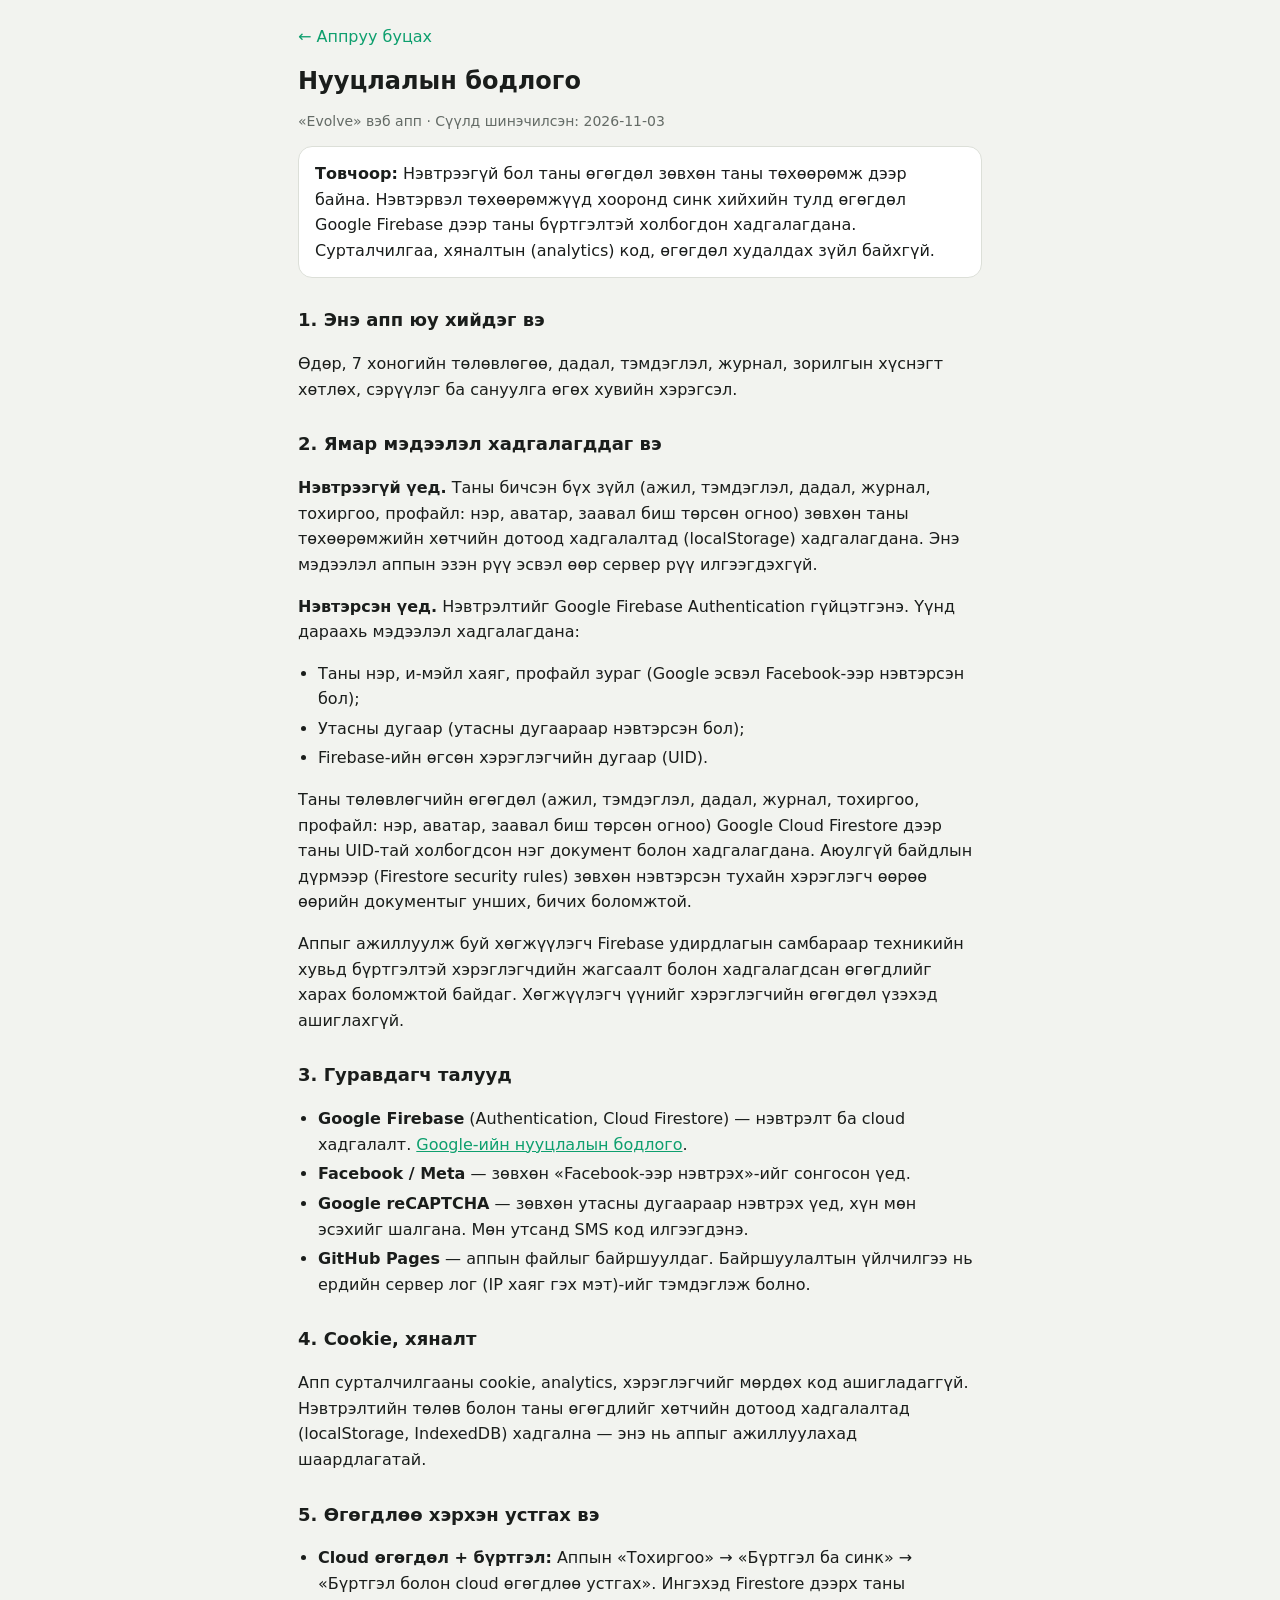
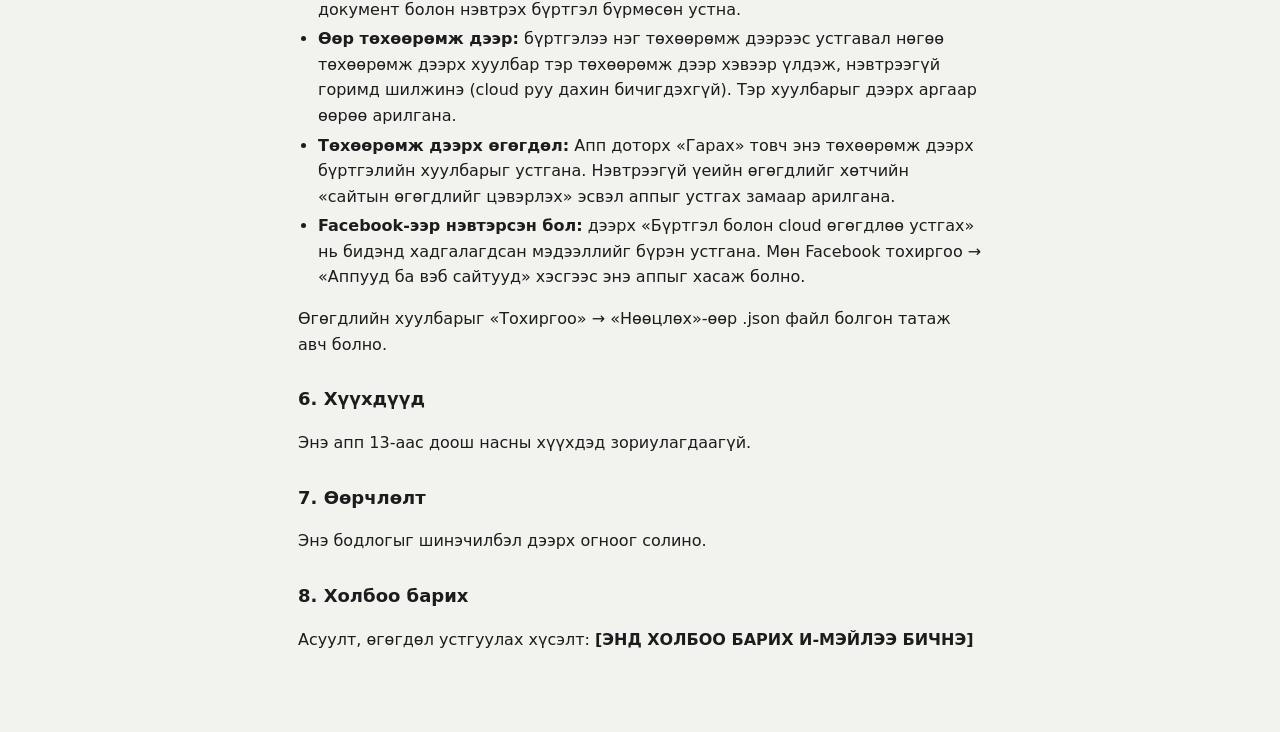
<file: privacy.html>
<!doctype html>
<html lang="mn">
<head>
<meta charset="utf-8">
<meta name="viewport" content="width=device-width,initial-scale=1">
<meta name="robots" content="noindex">
<title>Нууцлалын бодлого — Evolve</title>
<style>
:root{--bg:#F2F3EF;--surface:#fff;--ink:#1A1D1B;--muted:#646B66;--line:#DCDFD8;--accent:#0E9F6E}
@media (prefers-color-scheme:dark){:root{--bg:#060908;--surface:#0E1412;--ink:#E6F2EC;--muted:#8A9B93;--line:#1B2622;--accent:#34E5A6}}
*{box-sizing:border-box}
body{margin:0;background:var(--bg);color:var(--ink);font:16px/1.6 system-ui,-apple-system,"Segoe UI",Roboto,sans-serif}
main{max-width:720px;margin:0 auto;padding:24px 18px 64px}
h1{font-size:24px;line-height:1.25;margin:8px 0 4px}
h2{font-size:18px;margin:28px 0 6px}
p,li{color:var(--ink)}
.muted{color:var(--muted);font-size:14px}
a{color:var(--accent)}
ul{padding-left:20px}
li{margin:4px 0}
.box{background:var(--surface);border:1px solid var(--line);border-radius:14px;padding:14px 16px;margin:12px 0}
.back{display:inline-block;margin-bottom:8px;text-decoration:none}
</style>
</head>
<body>
<main>
<a class="back" href="./">← Аппруу буцах</a>
<h1>Нууцлалын бодлого</h1>
<p class="muted">«Evolve» вэб апп · Сүүлд шинэчилсэн: 2026-11-03</p>

<div class="box"><b>Товчоор:</b> Нэвтрээгүй бол таны өгөгдөл зөвхөн таны төхөөрөмж дээр байна. Нэвтэрвэл төхөөрөмжүүд хооронд синк хийхийн тулд өгөгдөл Google Firebase дээр таны бүртгэлтэй холбогдон хадгалагдана. Сурталчилгаа, хяналтын (analytics) код, өгөгдөл худалдах зүйл байхгүй.</div>

<h2>1. Энэ апп юу хийдэг вэ</h2>
<p>Өдөр, 7 хоногийн төлөвлөгөө, дадал, тэмдэглэл, журнал, зорилгын хүснэгт хөтлөх, сэрүүлэг ба сануулга өгөх хувийн хэрэгсэл.</p>

<h2>2. Ямар мэдээлэл хадгалагддаг вэ</h2>
<p><b>Нэвтрээгүй үед.</b> Таны бичсэн бүх зүйл (ажил, тэмдэглэл, дадал, журнал, тохиргоо, профайл: нэр, аватар, заавал биш төрсөн огноо) зөвхөн таны төхөөрөмжийн хөтчийн дотоод хадгалалтад (localStorage) хадгалагдана. Энэ мэдээлэл аппын эзэн рүү эсвэл өөр сервер рүү илгээгдэхгүй.</p>
<p><b>Нэвтэрсэн үед.</b> Нэвтрэлтийг Google Firebase Authentication гүйцэтгэнэ. Үүнд дараахь мэдээлэл хадгалагдана:</p>
<ul>
  <li>Таны нэр, и-мэйл хаяг, профайл зураг (Google эсвэл Facebook-ээр нэвтэрсэн бол);</li>
  <li>Утасны дугаар (утасны дугаараар нэвтэрсэн бол);</li>
  <li>Firebase-ийн өгсөн хэрэглэгчийн дугаар (UID).</li>
</ul>
<p>Таны төлөвлөгчийн өгөгдөл (ажил, тэмдэглэл, дадал, журнал, тохиргоо, профайл: нэр, аватар, заавал биш төрсөн огноо) Google Cloud Firestore дээр таны UID-тай холбогдсон нэг документ болон хадгалагдана. Аюулгүй байдлын дүрмээр (Firestore security rules) зөвхөн нэвтэрсэн тухайн хэрэглэгч өөрөө өөрийн документыг унших, бичих боломжтой.</p>
<p>Аппыг ажиллуулж буй хөгжүүлэгч Firebase удирдлагын самбараар техникийн хувьд бүртгэлтэй хэрэглэгчдийн жагсаалт болон хадгалагдсан өгөгдлийг харах боломжтой байдаг. Хөгжүүлэгч үүнийг хэрэглэгчийн өгөгдөл үзэхэд ашиглахгүй.</p>

<h2>3. Гуравдагч талууд</h2>
<ul>
  <li><b>Google Firebase</b> (Authentication, Cloud Firestore) — нэвтрэлт ба cloud хадгалалт. <a href="https://policies.google.com/privacy" target="_blank" rel="noopener">Google-ийн нууцлалын бодлого</a>.</li>
  <li><b>Facebook / Meta</b> — зөвхөн «Facebook-ээр нэвтрэх»-ийг сонгосон үед.</li>
  <li><b>Google reCAPTCHA</b> — зөвхөн утасны дугаараар нэвтрэх үед, хүн мөн эсэхийг шалгана. Мөн утсанд SMS код илгээгдэнэ.</li>
  <li><b>GitHub Pages</b> — аппын файлыг байршуулдаг. Байршуулалтын үйлчилгээ нь ердийн сервер лог (IP хаяг гэх мэт)-ийг тэмдэглэж болно.</li>
</ul>

<h2>4. Cookie, хяналт</h2>
<p>Апп сурталчилгааны cookie, analytics, хэрэглэгчийг мөрдөх код ашигладаггүй. Нэвтрэлтийн төлөв болон таны өгөгдлийг хөтчийн дотоод хадгалалтад (localStorage, IndexedDB) хадгална — энэ нь аппыг ажиллуулахад шаардлагатай.</p>

<h2 id="delete">5. Өгөгдлөө хэрхэн устгах вэ</h2>
<ul>
  <li><b>Cloud өгөгдөл + бүртгэл:</b> Аппын «Тохиргоо» → «Бүртгэл ба синк» → «Бүртгэл болон cloud өгөгдлөө устгах». Ингэхэд Firestore дээрх таны документ болон нэвтрэх бүртгэл бүрмөсөн устна.</li>
  <li><b>Өөр төхөөрөмж дээр:</b> бүртгэлээ нэг төхөөрөмж дээрээс устгавал нөгөө төхөөрөмж дээрх хуулбар тэр төхөөрөмж дээр хэвээр үлдэж, нэвтрээгүй горимд шилжинэ (cloud руу дахин бичигдэхгүй). Тэр хуулбарыг дээрх аргаар өөрөө арилгана.</li>
  <li><b>Төхөөрөмж дээрх өгөгдөл:</b> Апп доторх «Гарах» товч энэ төхөөрөмж дээрх бүртгэлийн хуулбарыг устгана. Нэвтрээгүй үеийн өгөгдлийг хөтчийн «сайтын өгөгдлийг цэвэрлэх» эсвэл аппыг устгах замаар арилгана.</li>
  <li><b>Facebook-ээр нэвтэрсэн бол:</b> дээрх «Бүртгэл болон cloud өгөгдлөө устгах» нь бидэнд хадгалагдсан мэдээллийг бүрэн устгана. Мөн Facebook тохиргоо → «Аппууд ба вэб сайтууд» хэсгээс энэ аппыг хасаж болно.</li>
</ul>
<p>Өгөгдлийн хуулбарыг «Тохиргоо» → «Нөөцлөх»-өөр .json файл болгон татаж авч болно.</p>

<h2>6. Хүүхдүүд</h2>
<p>Энэ апп 13-аас доош насны хүүхдэд зориулагдаагүй.</p>

<h2>7. Өөрчлөлт</h2>
<p>Энэ бодлогыг шинэчилбэл дээрх огноог солино.</p>

<h2>8. Холбоо барих</h2>
<p>Асуулт, өгөгдөл устгуулах хүсэлт: <b>[ЭНД ХОЛБОО БАРИХ И-МЭЙЛЭЭ БИЧНЭ]</b></p>
</main>
</body>
</html>
</file>
<file: fonts.css>
/* Self-hosted fonts (OFL). Source: @fontsource. */
@font-face{font-family:'Unbounded';font-style:normal;font-display:swap;font-weight:500;src:url(font-unbounded-cyrillic-500.woff2) format('woff2');unicode-range:U+0301,U+0400-045F,U+0490-0491,U+04B0-04B1,U+2116}
@font-face{font-family:'Unbounded';font-style:normal;font-display:swap;font-weight:500;src:url(font-unbounded-cyrillic-ext-500.woff2) format('woff2');unicode-range:U+0460-052F,U+1C80-1C8A,U+20B4,U+2DE0-2DFF,U+A640-A69F,U+FE2E-FE2F}
@font-face{font-family:'Unbounded';font-style:normal;font-display:swap;font-weight:500;src:url(font-unbounded-latin-500.woff2) format('woff2');unicode-range:U+0000-00FF,U+0131,U+0152-0153,U+02BB-02BC,U+02C6,U+02DA,U+02DC,U+0304,U+0308,U+0329,U+2000-206F,U+20AC,U+2122,U+2191,U+2193,U+2212,U+2215,U+FEFF,U+FFFD}
@font-face{font-family:'Unbounded';font-style:normal;font-display:swap;font-weight:700;src:url(font-unbounded-cyrillic-700.woff2) format('woff2');unicode-range:U+0301,U+0400-045F,U+0490-0491,U+04B0-04B1,U+2116}
@font-face{font-family:'Unbounded';font-style:normal;font-display:swap;font-weight:700;src:url(font-unbounded-cyrillic-ext-700.woff2) format('woff2');unicode-range:U+0460-052F,U+1C80-1C8A,U+20B4,U+2DE0-2DFF,U+A640-A69F,U+FE2E-FE2F}
@font-face{font-family:'Unbounded';font-style:normal;font-display:swap;font-weight:700;src:url(font-unbounded-latin-700.woff2) format('woff2');unicode-range:U+0000-00FF,U+0131,U+0152-0153,U+02BB-02BC,U+02C6,U+02DA,U+02DC,U+0304,U+0308,U+0329,U+2000-206F,U+20AC,U+2122,U+2191,U+2193,U+2212,U+2215,U+FEFF,U+FFFD}
@font-face{font-family:'IBM Plex Sans';font-style:normal;font-display:swap;font-weight:400;src:url(font-ibm-plex-sans-cyrillic-400.woff2) format('woff2');unicode-range:U+0301,U+0400-045F,U+0490-0491,U+04B0-04B1,U+2116}
@font-face{font-family:'IBM Plex Sans';font-style:normal;font-display:swap;font-weight:400;src:url(font-ibm-plex-sans-cyrillic-ext-400.woff2) format('woff2');unicode-range:U+0460-052F,U+1C80-1C8A,U+20B4,U+2DE0-2DFF,U+A640-A69F,U+FE2E-FE2F}
@font-face{font-family:'IBM Plex Sans';font-style:normal;font-display:swap;font-weight:400;src:url(font-ibm-plex-sans-latin-400.woff2) format('woff2');unicode-range:U+0000-00FF,U+0131,U+0152-0153,U+02BB-02BC,U+02C6,U+02DA,U+02DC,U+0304,U+0308,U+0329,U+2000-206F,U+20AC,U+2122,U+2191,U+2193,U+2212,U+2215,U+FEFF,U+FFFD}
@font-face{font-family:'IBM Plex Sans';font-style:normal;font-display:swap;font-weight:500;src:url(font-ibm-plex-sans-cyrillic-500.woff2) format('woff2');unicode-range:U+0301,U+0400-045F,U+0490-0491,U+04B0-04B1,U+2116}
@font-face{font-family:'IBM Plex Sans';font-style:normal;font-display:swap;font-weight:500;src:url(font-ibm-plex-sans-cyrillic-ext-500.woff2) format('woff2');unicode-range:U+0460-052F,U+1C80-1C8A,U+20B4,U+2DE0-2DFF,U+A640-A69F,U+FE2E-FE2F}
@font-face{font-family:'IBM Plex Sans';font-style:normal;font-display:swap;font-weight:500;src:url(font-ibm-plex-sans-latin-500.woff2) format('woff2');unicode-range:U+0000-00FF,U+0131,U+0152-0153,U+02BB-02BC,U+02C6,U+02DA,U+02DC,U+0304,U+0308,U+0329,U+2000-206F,U+20AC,U+2122,U+2191,U+2193,U+2212,U+2215,U+FEFF,U+FFFD}
@font-face{font-family:'IBM Plex Sans';font-style:normal;font-display:swap;font-weight:600;src:url(font-ibm-plex-sans-cyrillic-600.woff2) format('woff2');unicode-range:U+0301,U+0400-045F,U+0490-0491,U+04B0-04B1,U+2116}
@font-face{font-family:'IBM Plex Sans';font-style:normal;font-display:swap;font-weight:600;src:url(font-ibm-plex-sans-cyrillic-ext-600.woff2) format('woff2');unicode-range:U+0460-052F,U+1C80-1C8A,U+20B4,U+2DE0-2DFF,U+A640-A69F,U+FE2E-FE2F}
@font-face{font-family:'IBM Plex Sans';font-style:normal;font-display:swap;font-weight:600;src:url(font-ibm-plex-sans-latin-600.woff2) format('woff2');unicode-range:U+0000-00FF,U+0131,U+0152-0153,U+02BB-02BC,U+02C6,U+02DA,U+02DC,U+0304,U+0308,U+0329,U+2000-206F,U+20AC,U+2122,U+2191,U+2193,U+2212,U+2215,U+FEFF,U+FFFD}
@font-face{font-family:'JetBrains Mono';font-style:normal;font-display:swap;font-weight:500;src:url(font-jetbrains-mono-cyrillic-500.woff2) format('woff2');unicode-range:U+0301,U+0400-045F,U+0490-0491,U+04B0-04B1,U+2116}
@font-face{font-family:'JetBrains Mono';font-style:normal;font-display:swap;font-weight:500;src:url(font-jetbrains-mono-cyrillic-ext-500.woff2) format('woff2');unicode-range:U+0460-052F,U+1C80-1C8A,U+20B4,U+2DE0-2DFF,U+A640-A69F,U+FE2E-FE2F}
@font-face{font-family:'JetBrains Mono';font-style:normal;font-display:swap;font-weight:500;src:url(font-jetbrains-mono-latin-500.woff2) format('woff2');unicode-range:U+0000-00FF,U+0131,U+0152-0153,U+02BB-02BC,U+02C6,U+02DA,U+02DC,U+0304,U+0308,U+0329,U+2000-206F,U+20AC,U+2122,U+2191,U+2193,U+2212,U+2215,U+FEFF,U+FFFD}
@font-face{font-family:'Caveat';font-style:normal;font-display:swap;font-weight:500;src:url(font-caveat-cyrillic-500.woff2) format('woff2');unicode-range:U+0301,U+0400-045F,U+0490-0491,U+04B0-04B1,U+2116}
@font-face{font-family:'Caveat';font-style:normal;font-display:swap;font-weight:500;src:url(font-caveat-cyrillic-ext-500.woff2) format('woff2');unicode-range:U+0460-052F,U+1C80-1C8A,U+20B4,U+2DE0-2DFF,U+A640-A69F,U+FE2E-FE2F}
@font-face{font-family:'Caveat';font-style:normal;font-display:swap;font-weight:500;src:url(font-caveat-latin-500.woff2) format('woff2');unicode-range:U+0000-00FF,U+0131,U+0152-0153,U+02BB-02BC,U+02C6,U+02DA,U+02DC,U+0304,U+0308,U+0329,U+2000-206F,U+20AC,U+2122,U+2191,U+2193,U+2212,U+2215,U+FEFF,U+FFFD}
@font-face{font-family:'Caveat';font-style:normal;font-display:swap;font-weight:600;src:url(font-caveat-cyrillic-600.woff2) format('woff2');unicode-range:U+0301,U+0400-045F,U+0490-0491,U+04B0-04B1,U+2116}
@font-face{font-family:'Caveat';font-style:normal;font-display:swap;font-weight:600;src:url(font-caveat-cyrillic-ext-600.woff2) format('woff2');unicode-range:U+0460-052F,U+1C80-1C8A,U+20B4,U+2DE0-2DFF,U+A640-A69F,U+FE2E-FE2F}
@font-face{font-family:'Caveat';font-style:normal;font-display:swap;font-weight:600;src:url(font-caveat-latin-600.woff2) format('woff2');unicode-range:U+0000-00FF,U+0131,U+0152-0153,U+02BB-02BC,U+02C6,U+02DA,U+02DC,U+0304,U+0308,U+0329,U+2000-206F,U+20AC,U+2122,U+2191,U+2193,U+2212,U+2215,U+FEFF,U+FFFD}
</file>
